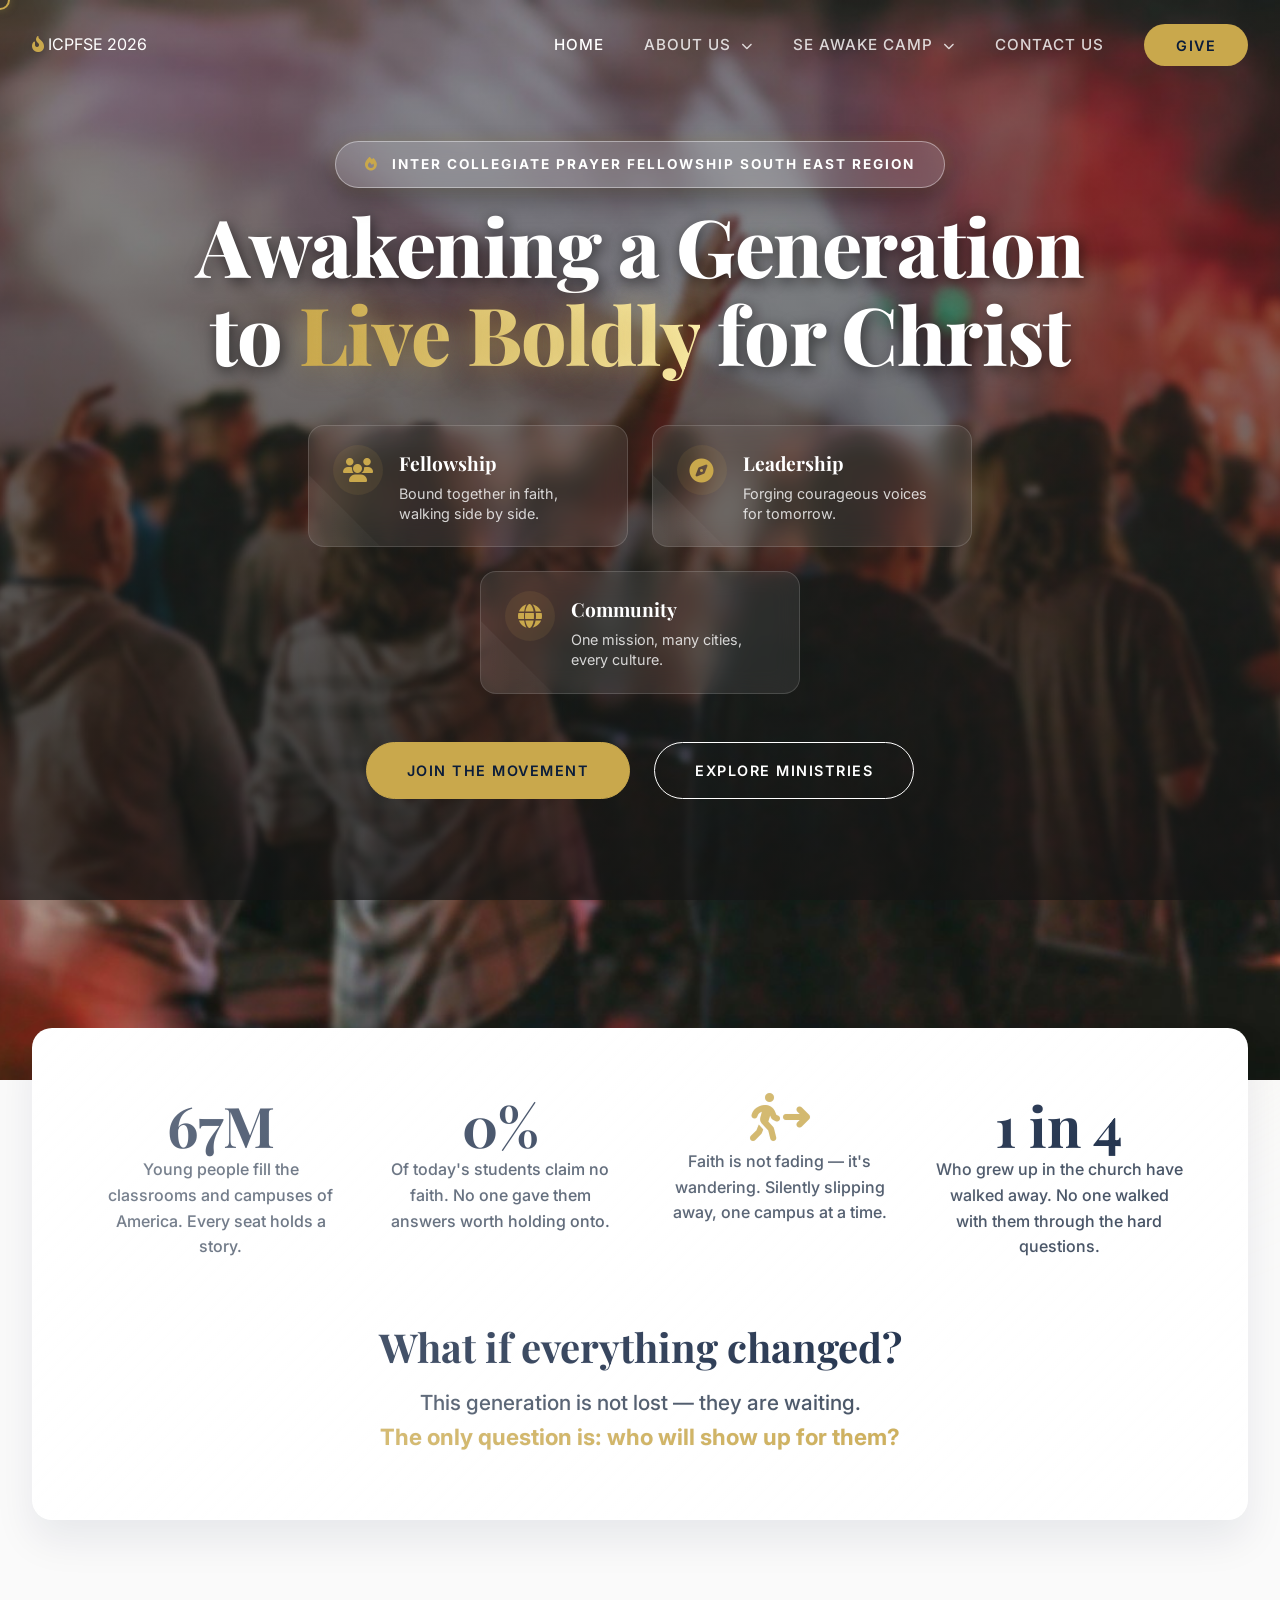
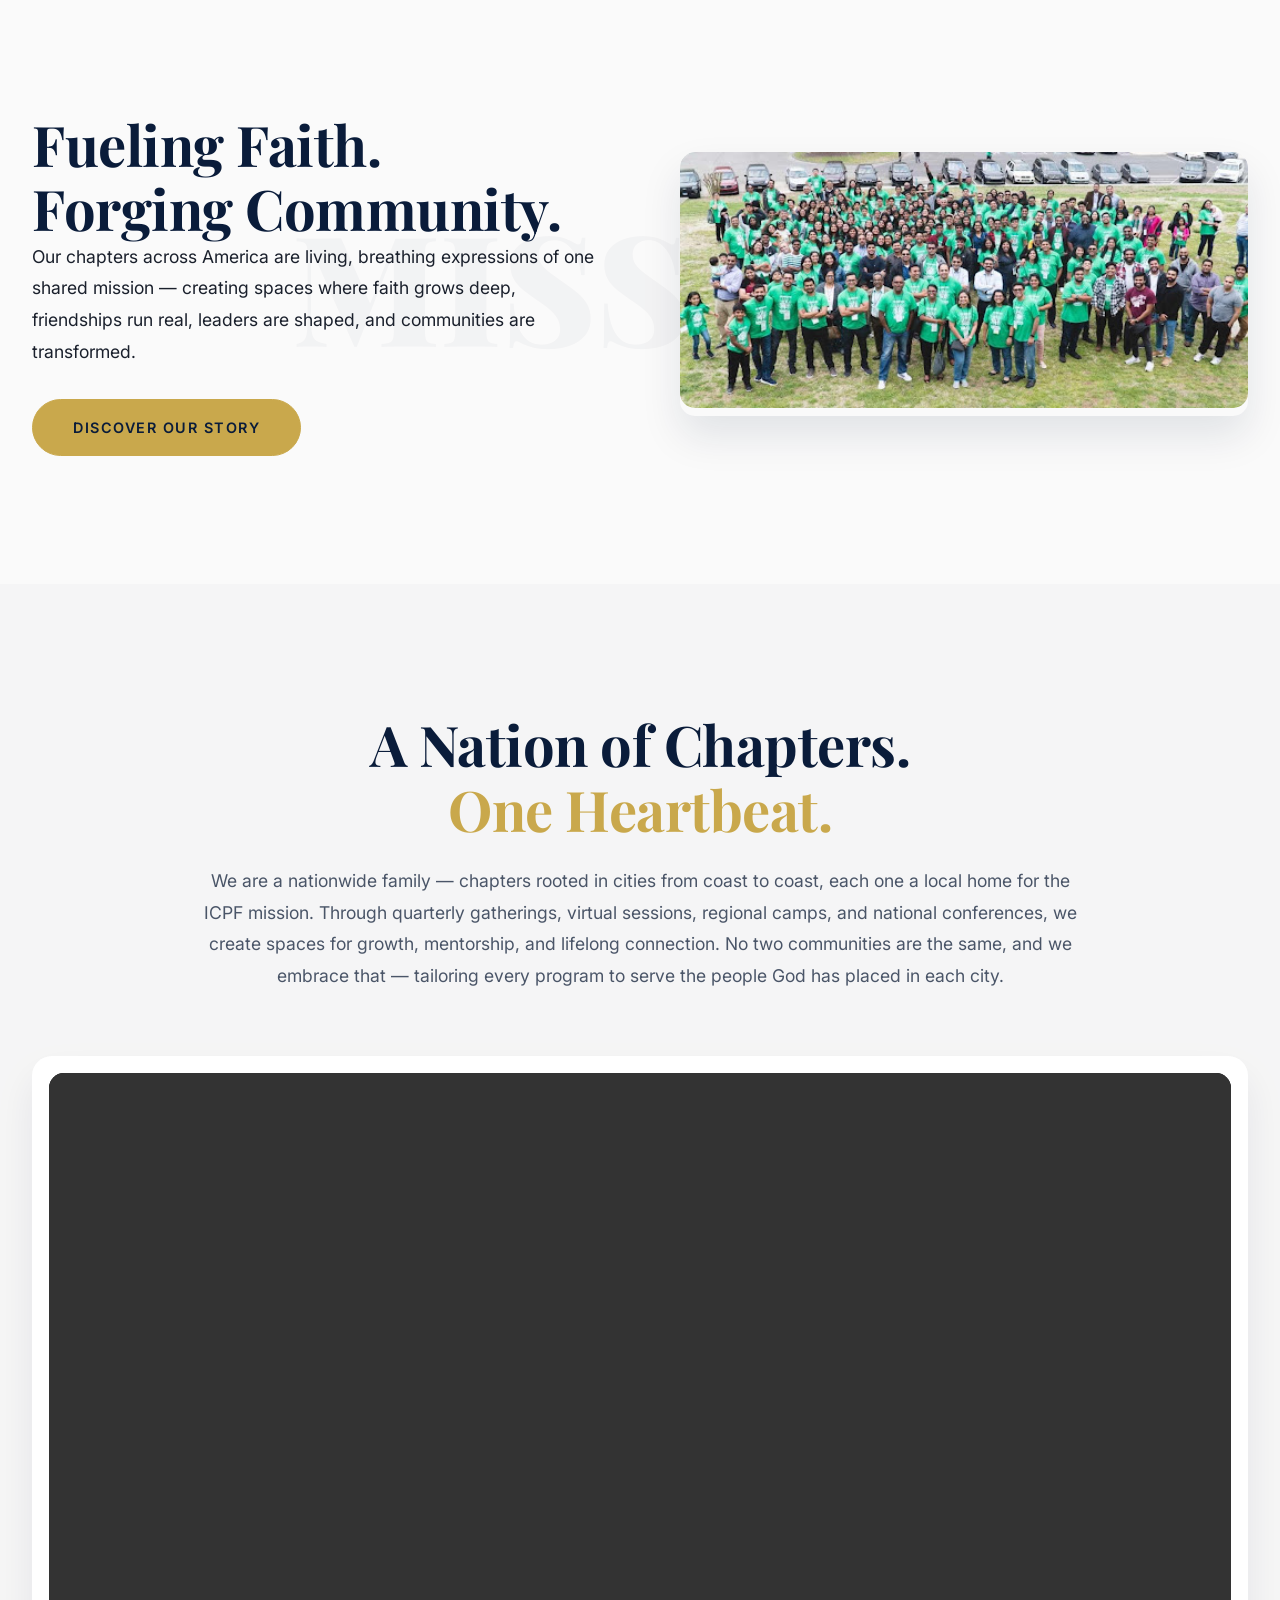
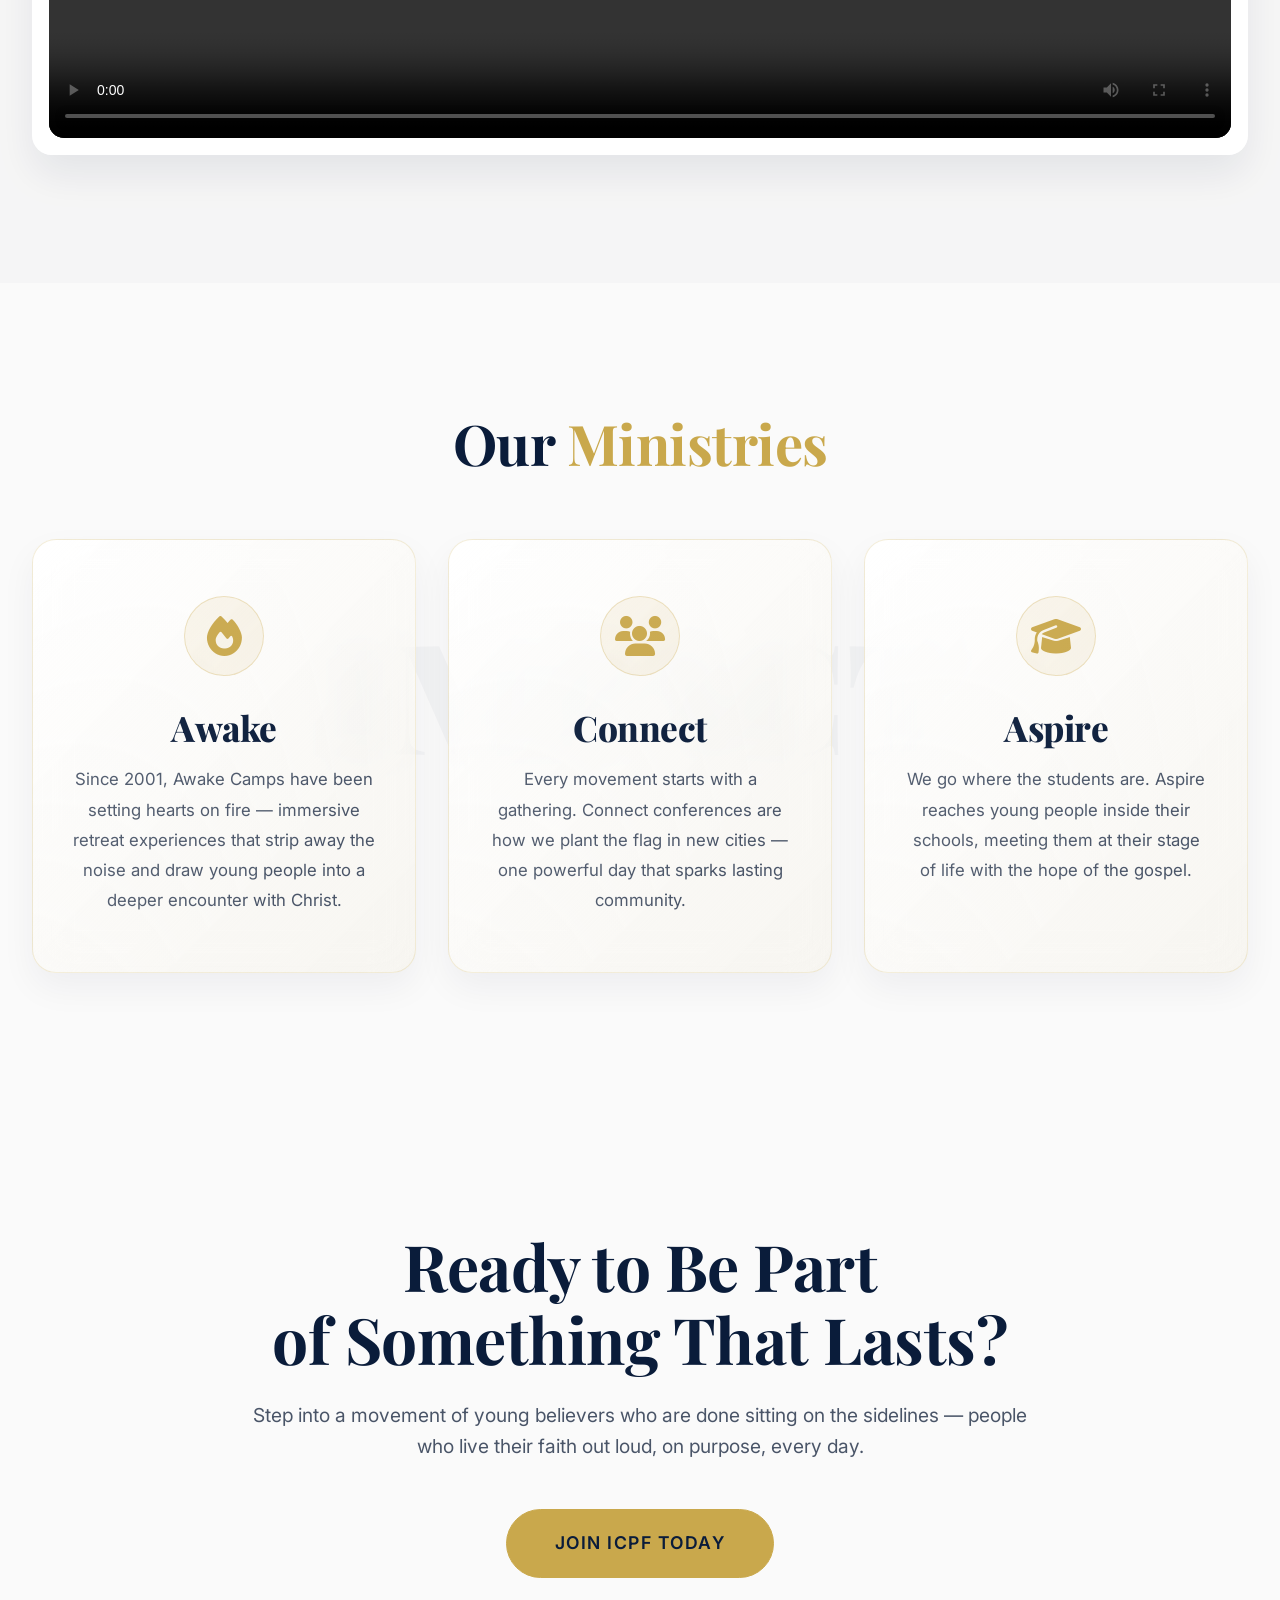
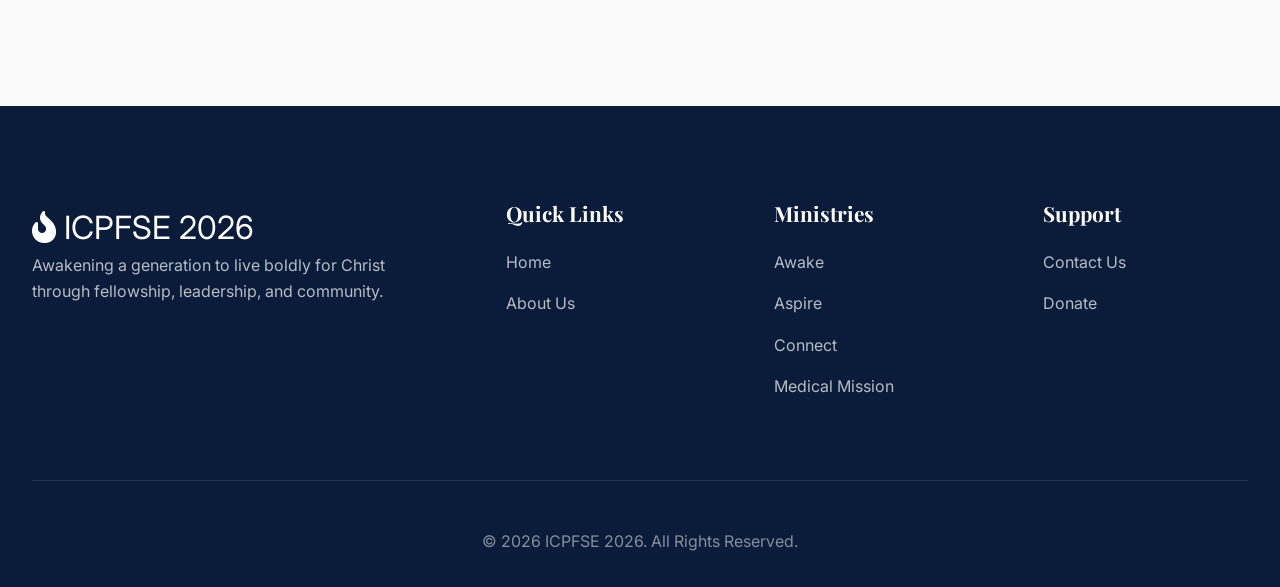
<file: index.html>
<!DOCTYPE html>
<html lang="en">

<head>
    <meta charset="UTF-8">
    <meta name="viewport" content="width=device-width, initial-scale=1.0">
    <title>ICPFSE 2026 | Awakening a Generation</title>
    <meta name="description"
        content="ICPFSE 2026: Awakening a generation to live boldly for Christ through fellowship, leadership, and community.">

    <!-- Google Fonts -->
    <link rel="preconnect" href="https://fonts.googleapis.com">
    <link rel="preconnect" href="https://fonts.gstatic.com" crossorigin>
    <link
        href="https://fonts.googleapis.com/css2?family=Inter:wght@300;400;500;600;700&family=Playfair+Display:ital,wght@0,400;0,600;0,700;0,900;1,400&display=swap"
        rel="stylesheet">

    <!-- Font Awesome -->
    <link rel="stylesheet" href="https://cdnjs.cloudflare.com/ajax/libs/font-awesome/6.4.0/css/all.min.css">

    <!-- Custom CSS -->
    <link rel="stylesheet" href="styles.css">
</head>

<body>

    <!-- Navigation -->
    <nav class="navbar">
        <div class="container nav-container">
            <a href="index.html" class="logo">
                <i class="fa-solid fa-fire-flame-curved"></i> ICPFSE 2026
            </a>

            <button class="hamburger">
                <i class="fa-solid fa-bars" style="color: var(--color-navy);"></i>
            </button>

            <div class="nav-links">
                <a href="index.html" class="nav-link active">Home</a>
                <div class="dropdown">
                    <a href="about.html" class="nav-link">About Us <i class="fa-solid fa-chevron-down"
                            style="font-size: 0.7rem; margin-left: 5px; vertical-align: middle;"></i></a>
                    <div class="dropdown-menu">
                        <a href="leadership.html#leadership-team" class="dropdown-item">National Leadership</a>
                    </div>
                </div>
                <div class="dropdown">
                    <a href="awake-camp.html" class="nav-link">SE Awake Camp <i class="fa-solid fa-chevron-down"
                            style="font-size: 0.7rem; margin-left: 5px; vertical-align: middle;"></i></a>
                    <div class="dropdown-menu">
                        <a href="camp-team.html" class="dropdown-item">Camp Team</a>
                        <a href="registration.html" class="dropdown-item">Registration</a>
                        <a href="speakers.html" class="dropdown-item">Speakers</a>
                        <a href="partner-churches.html" class="dropdown-item">Partner Churches</a>
                    </div>
                </div>
                <a href="events.html" class="nav-link" style="display: none;">Events</a>
                <a href="blog.html" class="nav-link" style="display: none;">Blog</a>
                <a href="contact.html" class="nav-link">Contact Us</a>
                <a href="give.html" class="btn nav-give-btn">Give</a>
            </div>
        </div>
    </nav>

    <!-- Hero Section -->
    <header class="hero">
        <div class="hero-img-wrapper">
            <div class="hero-bg"></div>
        </div>
        <div class="hero-overlay"></div>

        <!-- FX Particles -->
        <div class="fx-particles">
            <div class="particle"></div>
            <div class="particle"></div>
            <div class="particle"></div>
            <div class="particle"></div>
            <div class="particle"></div>
            <div class="particle"></div>
        </div>

        <div class="hero-content animate-slide-up">
            <div class="hero-badge-creative">
                <i class="fa-solid fa-fire" style="color: var(--color-gold);"></i> <span>Inter Collegiate Prayer
                    Fellowship
                    South East Region</span>
            </div>
            <h1 class="hero-title">
                <span>Awakening a Generation</span><br>
                to <span class="text-gold-glow">Live Boldly</span> for Christ
            </h1>
            <div class="hero-features">
                <div class="feature-item">
                    <span class="feature-icon"><i class="fa-solid fa-users"></i></span>
                    <div class="feature-text">
                        <strong>Fellowship</strong>
                        <p>Bound together in faith, walking side by side.</p>
                    </div>
                </div>
                <div class="feature-item">
                    <span class="feature-icon"><i class="fa-solid fa-compass"></i></span>
                    <div class="feature-text">
                        <strong>Leadership</strong>
                        <p>Forging courageous voices for tomorrow.</p>
                    </div>
                </div>
                <div class="feature-item">
                    <span class="feature-icon"><i class="fa-solid fa-globe"></i></span>
                    <div class="feature-text">
                        <strong>Community</strong>
                        <p>One mission, many cities, every culture.</p>
                    </div>
                </div>
            </div>
            <div class="hero-buttons">
                <a href="about.html" class="btn">Join the Movement</a>
                <a href="awake-camp.html" class="btn btn-outline" style="color: white; border-color: white;">Explore
                    Ministries</a>
            </div>
        </div>
    </header>

    <!-- Stats Section -->
    <section class="section-padding stats-section" style="padding-bottom: 4rem;">
        <div class="container">
            <div class="tilt-card"
                style="padding: 4rem; background: #ffffff; backdrop-filter: none; -webkit-backdrop-filter: none; box-shadow: 0 20px 40px rgba(10, 28, 58, 0.08);">
                <div class="stats-container tilt-content">
                    <div class="stats-grid">
                        <div class="stat-item animate-slide-up delay-100">
                            <h3 style="font-size: 3.5rem; color: var(--color-navy);"><span class="counter"
                                    data-target="73">0</span>M</h3>
                            <p style="color: #334155; font-weight: 500; line-height: 1.6;">Young people fill the
                                classrooms and campuses of
                                America. Every seat holds a story.</p>
                        </div>
                        <div class="stat-item animate-slide-up delay-200">
                            <h3 style="font-size: 3.5rem; color: var(--color-navy);"><span class="counter"
                                    data-target="44">0</span>%</h3>
                            <p style="color: #334155; font-weight: 500; line-height: 1.6;">Of today's students claim no
                                faith. No one gave
                                them answers worth holding onto.</p>
                        </div>
                        <div class="stat-item animate-slide-up delay-300">
                            <h3><i class="fa-solid fa-person-walking-arrow-right"
                                    style="font-size: 3rem; color: var(--color-gold); margin-bottom: 0.5rem; display: block;"></i>
                            </h3>
                            <p style="color: #334155; font-weight: 500; line-height: 1.6;">Faith is not fading — it's
                                wandering. Silently
                                slipping away, one campus at a time.</p>
                        </div>
                        <div class="stat-item animate-slide-up delay-400">
                            <h3 style="font-size: 3.5rem; color: var(--color-navy);">1 in 4</h3>
                            <p style="color: #334155; font-weight: 500; line-height: 1.6;">Who grew up in the church
                                have walked away. No
                                one walked with them through the hard questions.</p>
                        </div>
                    </div>
                    <div class="text-center animate-slide-up delay-400" style="margin-top: 4rem;">
                        <h2 style="font-size: 2.5rem; color: var(--color-navy); letter-spacing: 0;">What if everything
                            changed?</h2>
                        <p style="font-size: 1.3rem; color: #334155; margin-top: 1rem; font-weight: 500;">This
                            generation
                            is not lost — they are waiting.<br><span class="text-gold"
                                style="font-weight: 700; font-size: 1.4rem;">The
                                only question is: who will show up for them?</span></p>
                    </div>
                </div>
            </div>
        </div>
    </section>

    <!-- About Preview -->
    <section class="section-padding" style="position: relative; overflow: hidden;">
        <div class="bg-text">MISSION</div>
        <div class="container split-section">
            <div class="split-content animate-slide-up delay-100">
                <h2><span class="text-navy">Fueling Faith.</span><br>Forging Community.</h2>
                <p style="font-size: 1.1rem; line-height: 1.8;">Our chapters across America are living, breathing
                    expressions of one shared mission — creating spaces where faith grows deep, friendships run real,
                    leaders are shaped, and communities are transformed.</p>
                <a href="about.html" class="btn" style="margin-top: 2rem;">Discover Our Story</a>
            </div>
            <div class="reveal-img-container animate-slide-up delay-200">
                <img src="2.jpg" alt="Youth Fellowship" style="width: 100%; border-radius: 15px;">
            </div>
        </div>
    </section>

    <!-- Chapters Map -->
    <section class="section-padding text-center" style="background: rgba(10, 28, 58, 0.02);">
        <div class="bg-text">NATIONWIDE</div>
        <div class="container animate-slide-up">
            <h2 style="margin-bottom: 1.5rem;">A Nation of Chapters. <br><span class="text-gold">One Heartbeat.</span>
            </h2>
            <p
                style="max-width: 900px; margin: 0 auto 4rem; font-size: 1.1rem; line-height: 1.8; color: var(--color-text-light);">
                We are a nationwide family — chapters rooted in cities from coast to coast, each one a local home for
                the ICPF mission. Through quarterly gatherings, virtual sessions, regional camps, and national
                conferences, we create spaces for growth, mentorship, and lifelong connection. No two communities are
                the same, and we embrace that — tailoring every program to serve the people God has placed in each city.
            </p>

            <div
                style="padding: 1rem; background: rgba(255, 255, 255, 0.95); border-radius: 20px; box-shadow: 0 20px 40px rgba(10, 28, 58, 0.08); border: 1px solid rgba(255, 255, 255, 0.8);">
                <div
                    style="position: relative; width: 100%; padding-bottom: 56.25%; border-radius: 15px; overflow: hidden; background: #000;">
                    <video controls playsinline
                        style="position: absolute; top: 0; left: 0; width: 100%; height: 100%; border: none; object-fit: contain;">
                        <source src="icpf_promo.mp4" type="video/mp4">
                    </video>
                </div>
            </div>
        </div>
    </section>

    <!-- Ministries -->
    <section class="section-padding" style="position: relative; overflow: hidden;">
        <div class="bg-text">IMPACT</div>
        <div class="container">
            <div class="text-center animate-slide-up" style="margin-bottom: 4rem;">
                <h2>Our <span class="text-gold">Ministries</span></h2>
            </div>

            <div style="display: grid; grid-template-columns: repeat(auto-fit, minmax(300px, 1fr)); gap: 2rem;">
                <!-- Awake -->
                <div class="creative-card animate-slide-up delay-100 text-center"
                    style="padding: 3.5rem 2.5rem; background: linear-gradient(135deg, rgba(255,255,255,0.9) 0%, rgba(201, 168, 76, 0.05) 100%); backdrop-filter: blur(20px); border: 1px solid rgba(201, 168, 76, 0.2); border-radius: 24px; box-shadow: 0 15px 35px rgba(10, 28, 58, 0.05);">
                    <div
                        style="width: 80px; height: 80px; background: rgba(201, 168, 76, 0.1); border-radius: 50%; display: flex; align-items: center; justify-content: center; margin: 0 auto 2rem; border: 1px solid rgba(201, 168, 76, 0.3); transition: all 0.5s ease;">
                        <i class="fa-solid fa-fire" style="font-size: 2.5rem; color: var(--color-gold);"></i>
                    </div>
                    <h3
                        style="font-size: 2.2rem; color: var(--color-navy); margin-bottom: 1rem; font-weight: 800; letter-spacing: -0.5px;">
                        Awake</h3>
                    <p style="color: var(--color-text-light); line-height: 1.8; font-size: 1.05rem;">Since 2001, Awake
                        Camps have
                        been setting hearts on fire — immersive retreat experiences that strip away the noise and
                        draw young people into a deeper encounter with Christ.</p>
                </div>

                <!-- Connect -->
                <div class="creative-card animate-slide-up delay-200 text-center"
                    style="padding: 3.5rem 2.5rem; background: linear-gradient(135deg, rgba(255,255,255,0.9) 0%, rgba(201, 168, 76, 0.05) 100%); backdrop-filter: blur(20px); border: 1px solid rgba(201, 168, 76, 0.2); border-radius: 24px; box-shadow: 0 15px 35px rgba(10, 28, 58, 0.05);">
                    <div
                        style="width: 80px; height: 80px; background: rgba(201, 168, 76, 0.1); border-radius: 50%; display: flex; align-items: center; justify-content: center; margin: 0 auto 2rem; border: 1px solid rgba(201, 168, 76, 0.3); transition: all 0.5s ease;">
                        <i class="fa-solid fa-users" style="font-size: 2.5rem; color: var(--color-gold);"></i>
                    </div>
                    <h3
                        style="font-size: 2.2rem; color: var(--color-navy); margin-bottom: 1rem; font-weight: 800; letter-spacing: -0.5px;">
                        Connect</h3>
                    <p style="color: var(--color-text-light); line-height: 1.8; font-size: 1.05rem;">Every movement
                        starts with a
                        gathering. Connect conferences are how we plant the flag in new cities — one powerful day
                        that sparks lasting community.</p>
                </div>

                <!-- Aspire -->
                <div class="creative-card animate-slide-up delay-300 text-center"
                    style="padding: 3.5rem 2.5rem; background: linear-gradient(135deg, rgba(255,255,255,0.9) 0%, rgba(201, 168, 76, 0.05) 100%); backdrop-filter: blur(20px); border: 1px solid rgba(201, 168, 76, 0.2); border-radius: 24px; box-shadow: 0 15px 35px rgba(10, 28, 58, 0.05);">
                    <div
                        style="width: 80px; height: 80px; background: rgba(201, 168, 76, 0.1); border-radius: 50%; display: flex; align-items: center; justify-content: center; margin: 0 auto 2rem; border: 1px solid rgba(201, 168, 76, 0.3); transition: all 0.5s ease;">
                        <i class="fa-solid fa-graduation-cap" style="font-size: 2.5rem; color: var(--color-gold);"></i>
                    </div>
                    <h3
                        style="font-size: 2.2rem; color: var(--color-navy); margin-bottom: 1rem; font-weight: 800; letter-spacing: -0.5px;">
                        Aspire</h3>
                    <p style="color: var(--color-text-light); line-height: 1.8; font-size: 1.05rem;">We go where the
                        students are.
                        Aspire reaches young people inside their schools, meeting them at their stage of life with
                        the hope of the gospel.</p>
                </div>
            </div>
        </div>
    </section>

    <!-- CTA Banner -->
    <section class="section-padding text-center">
        <div class="container animate-slide-up">
            <h2 style="font-size: 4rem; margin-bottom: 1.5rem;"><span class="text-navy">Ready to Be Part</span><br>of
                Something That Lasts?</h2>
            <p
                style="font-size: 1.2rem; color: var(--color-text-light); margin-bottom: 3rem; max-width: 800px; margin-left: auto; margin-right: auto;">
                Step into a movement of young believers who are done sitting on the sidelines — people who live their
                faith out loud, on purpose, every day.
            </p>
            <a href="contact.html" class="btn" style="font-size: 1.1rem; padding: 1.2rem 3rem;">Join ICPF Today</a>
        </div>
    </section>

    <!-- Footer -->
    <footer class="footer">
        <div class="container">
            <div class="footer-grid">
                <div class="footer-brand">
                    <a href="index.html" class="logo"
                        style="font-size: 2rem; margin-bottom: 1.5rem; color: var(--color-white);">
                        <i class="fa-solid fa-fire-flame-curved"></i> ICPFSE 2026
                    </a>
                    <p style="color: rgba(255,255,255,0.7); font-size: 1rem;">Awakening a generation to live boldly for
                        Christ through fellowship, leadership, and community.</p>
                </div>

                <div>
                    <h4 class="footer-title">Quick Links</h4>
                    <ul class="footer-links">
                        <li><a href="index.html">Home</a></li>
                        <li><a href="about.html">About Us</a></li>
                        <li style="display: none;"><a href="events.html">Events</a></li>
                        <li style="display: none;"><a href="blog.html">Blog</a></li>
                    </ul>
                </div>

                <div>
                    <h4 class="footer-title">Ministries</h4>
                    <ul class="footer-links">
                        <li><a href="awake-camp.html#awake">Awake</a></li>
                        <li><a href="awake-camp.html#aspire">Aspire</a></li>
                        <li><a href="awake-camp.html#connect">Connect</a></li>
                        <li><a href="awake-camp.html#medical">Medical Mission</a></li>
                    </ul>
                </div>

                <div>
                    <h4 class="footer-title">Support</h4>
                    <ul class="footer-links">
                        <li><a href="contact.html">Contact Us</a></li>
                        <li><a href="give.html">Donate</a></li>
                    </ul>
                </div>
            </div>

            <div
                style="text-align: center; padding-top: 3rem; border-top: 1px solid rgba(255,255,255,0.1); color: rgba(255,255,255,0.5);">
                <p>&copy; 2026 ICPFSE 2026. All Rights Reserved.</p>
            </div>
        </div>
    </footer>

    <!-- Custom JS -->
    <script src="script.js"></script>
</body>

</html>
</file>
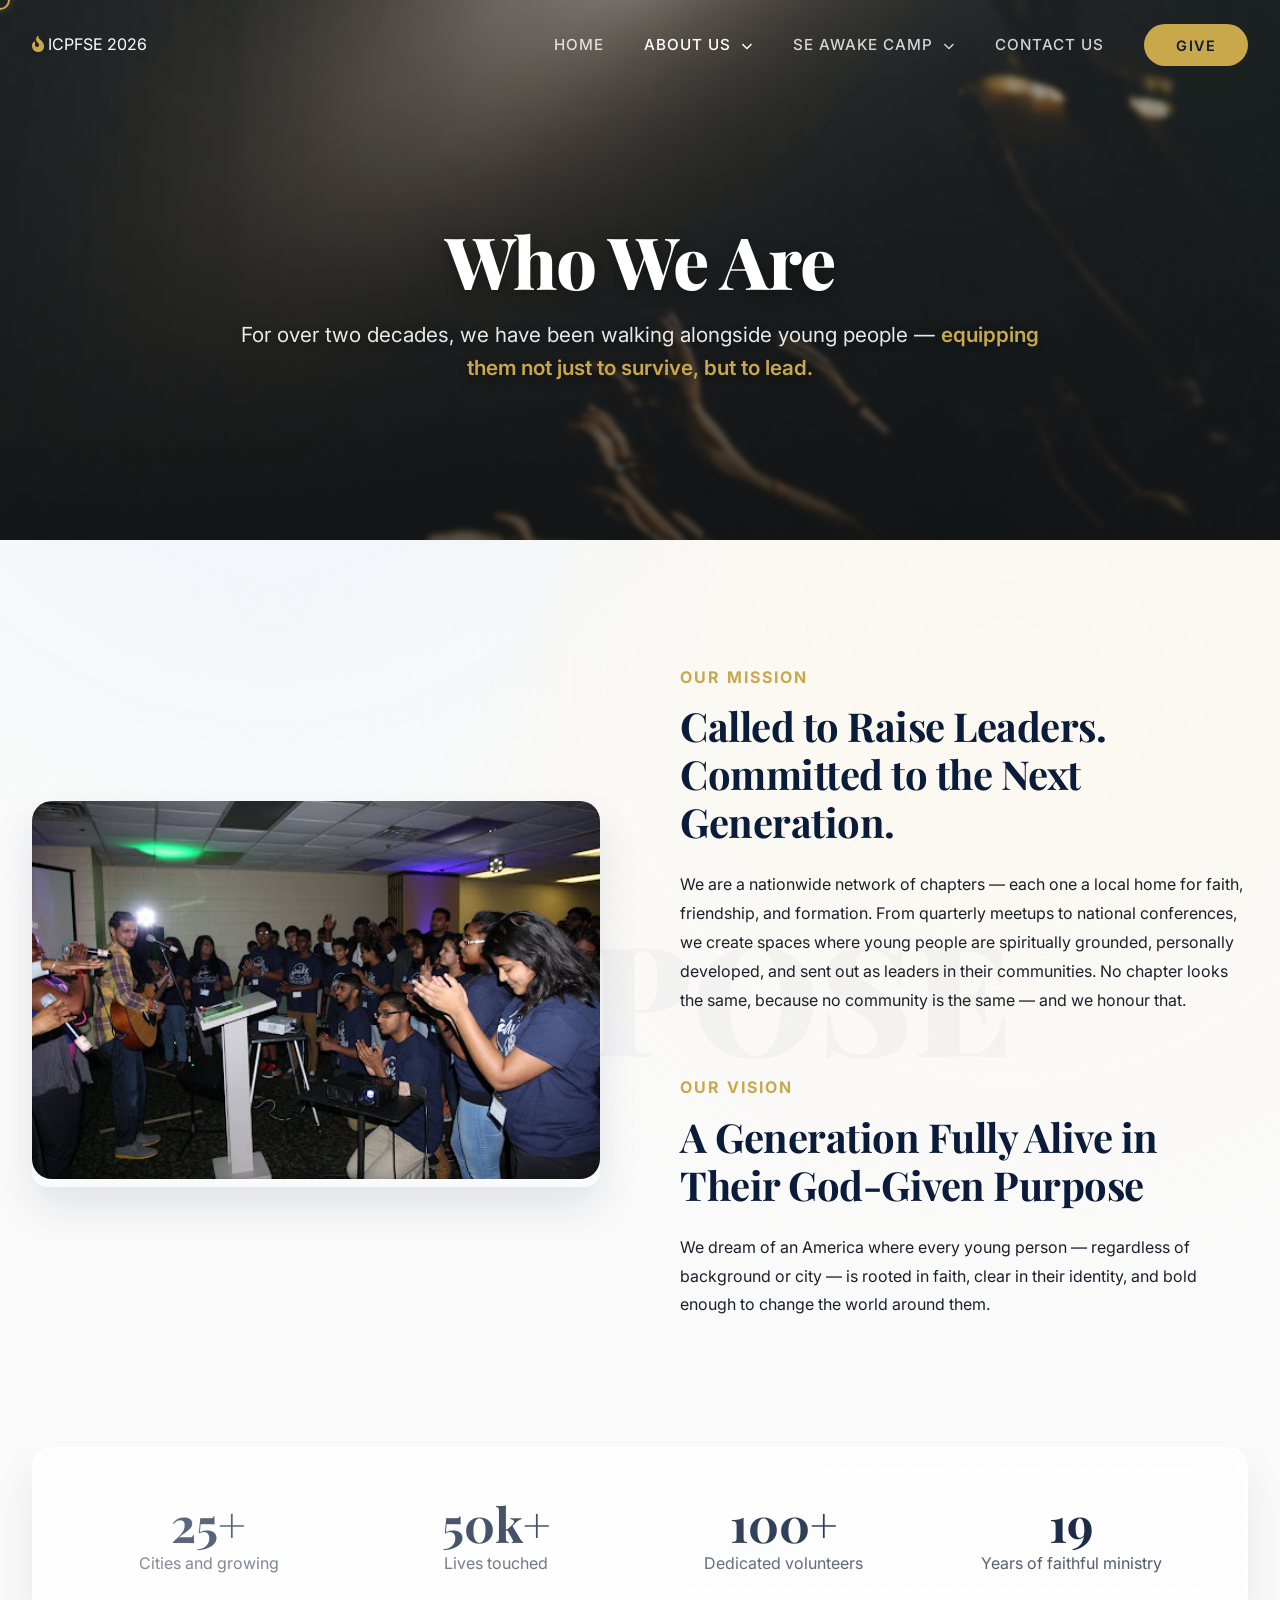
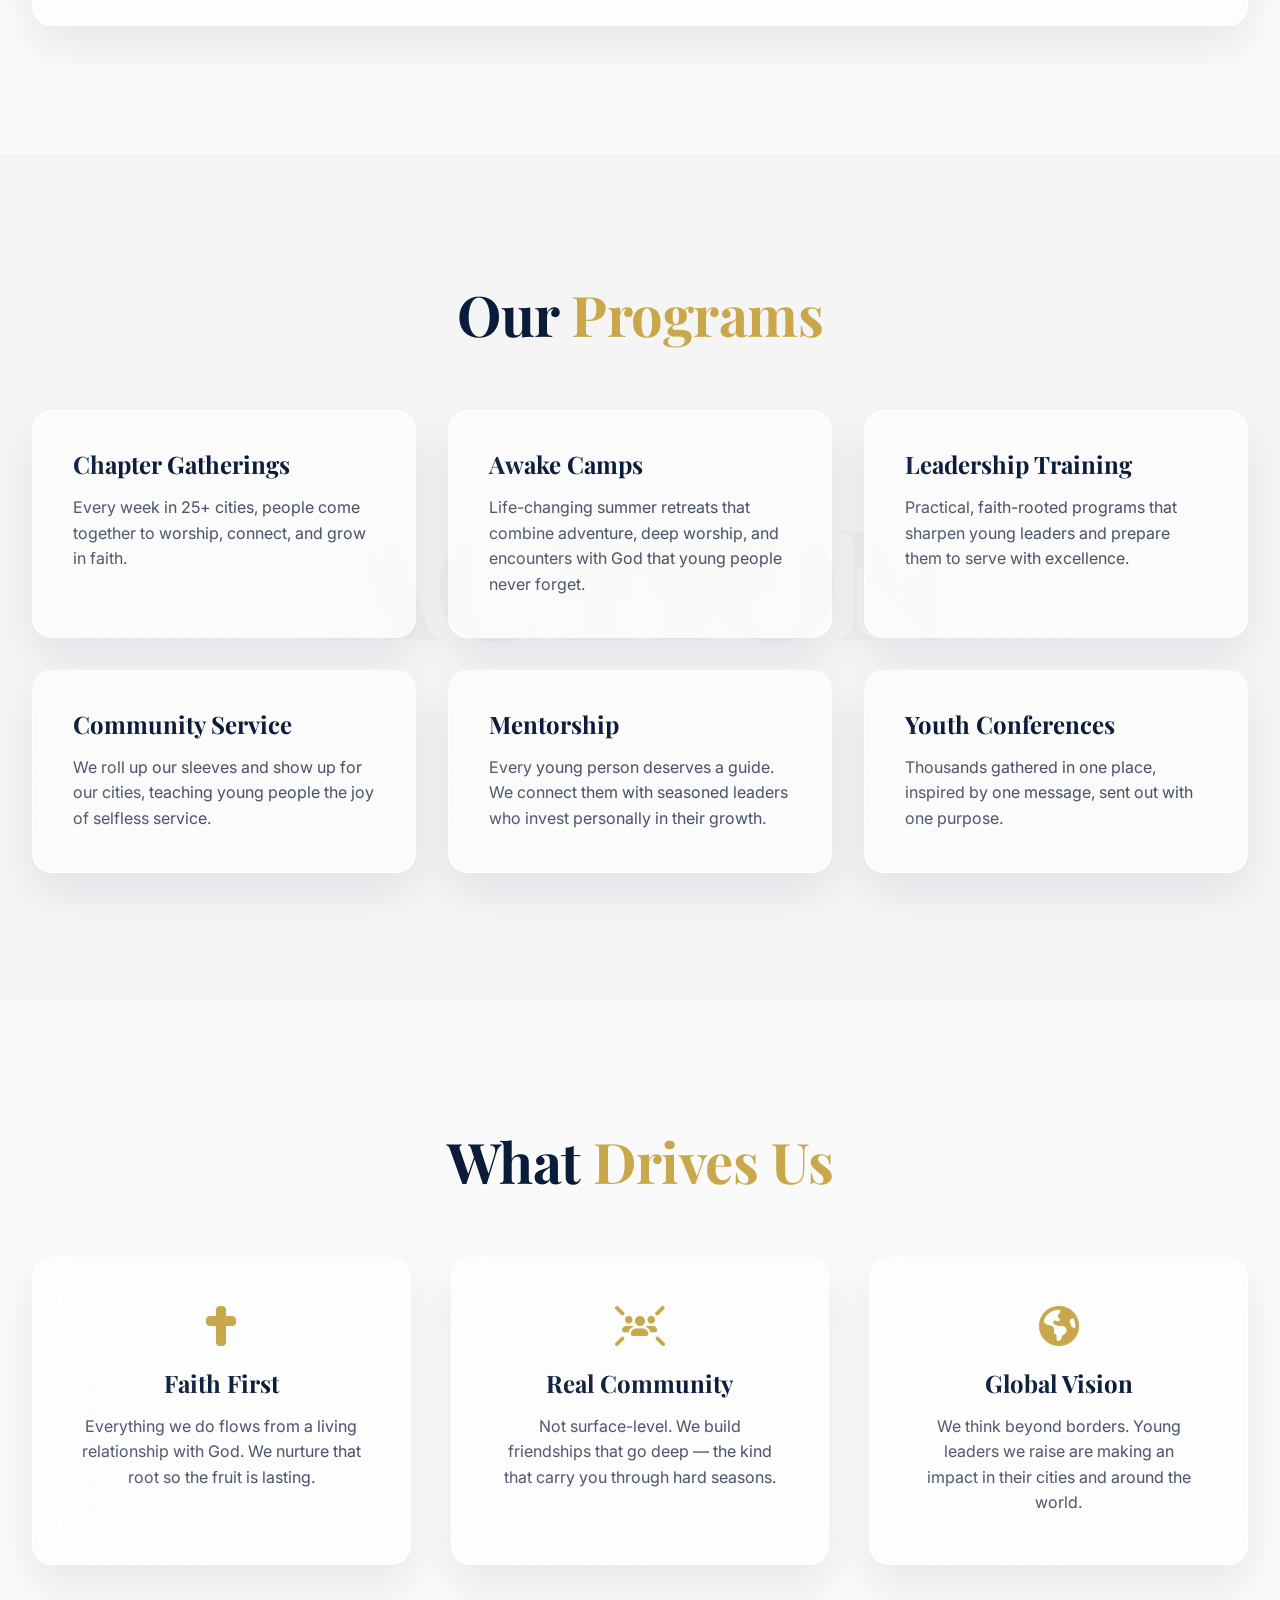
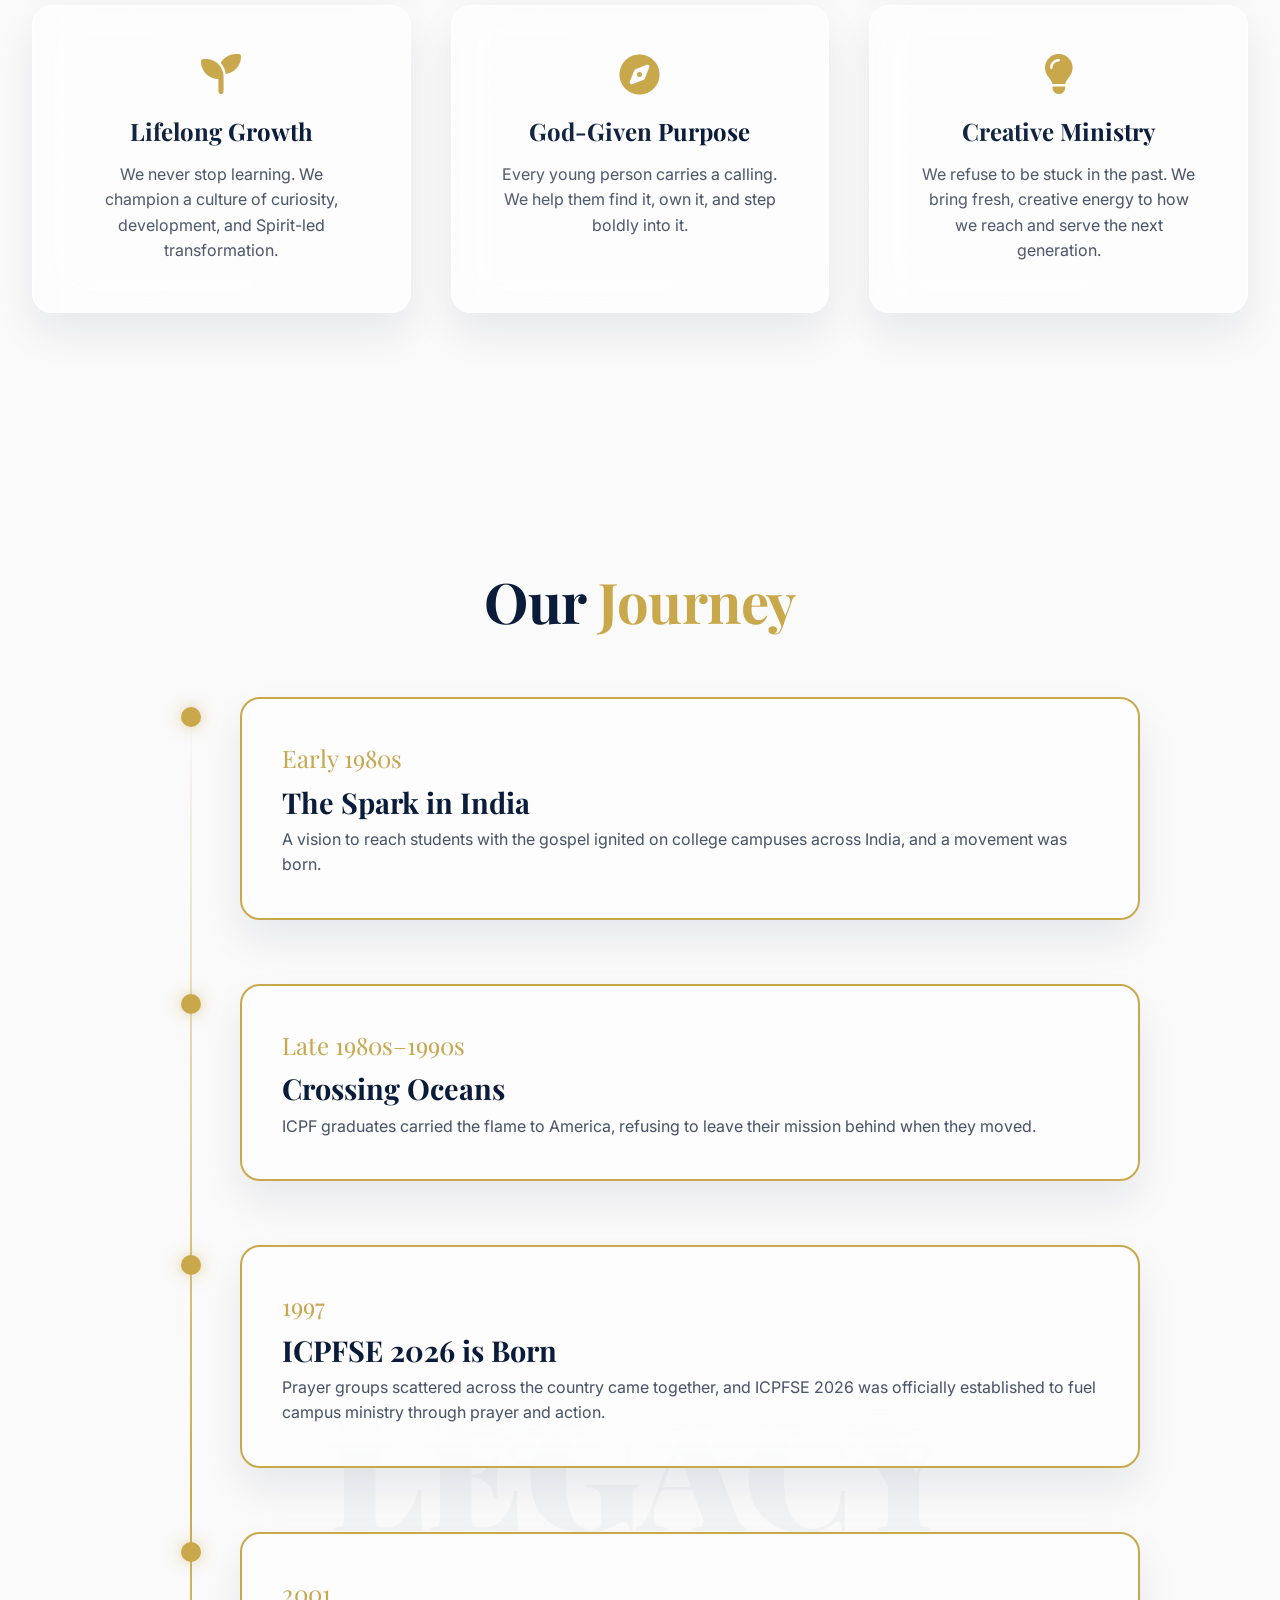
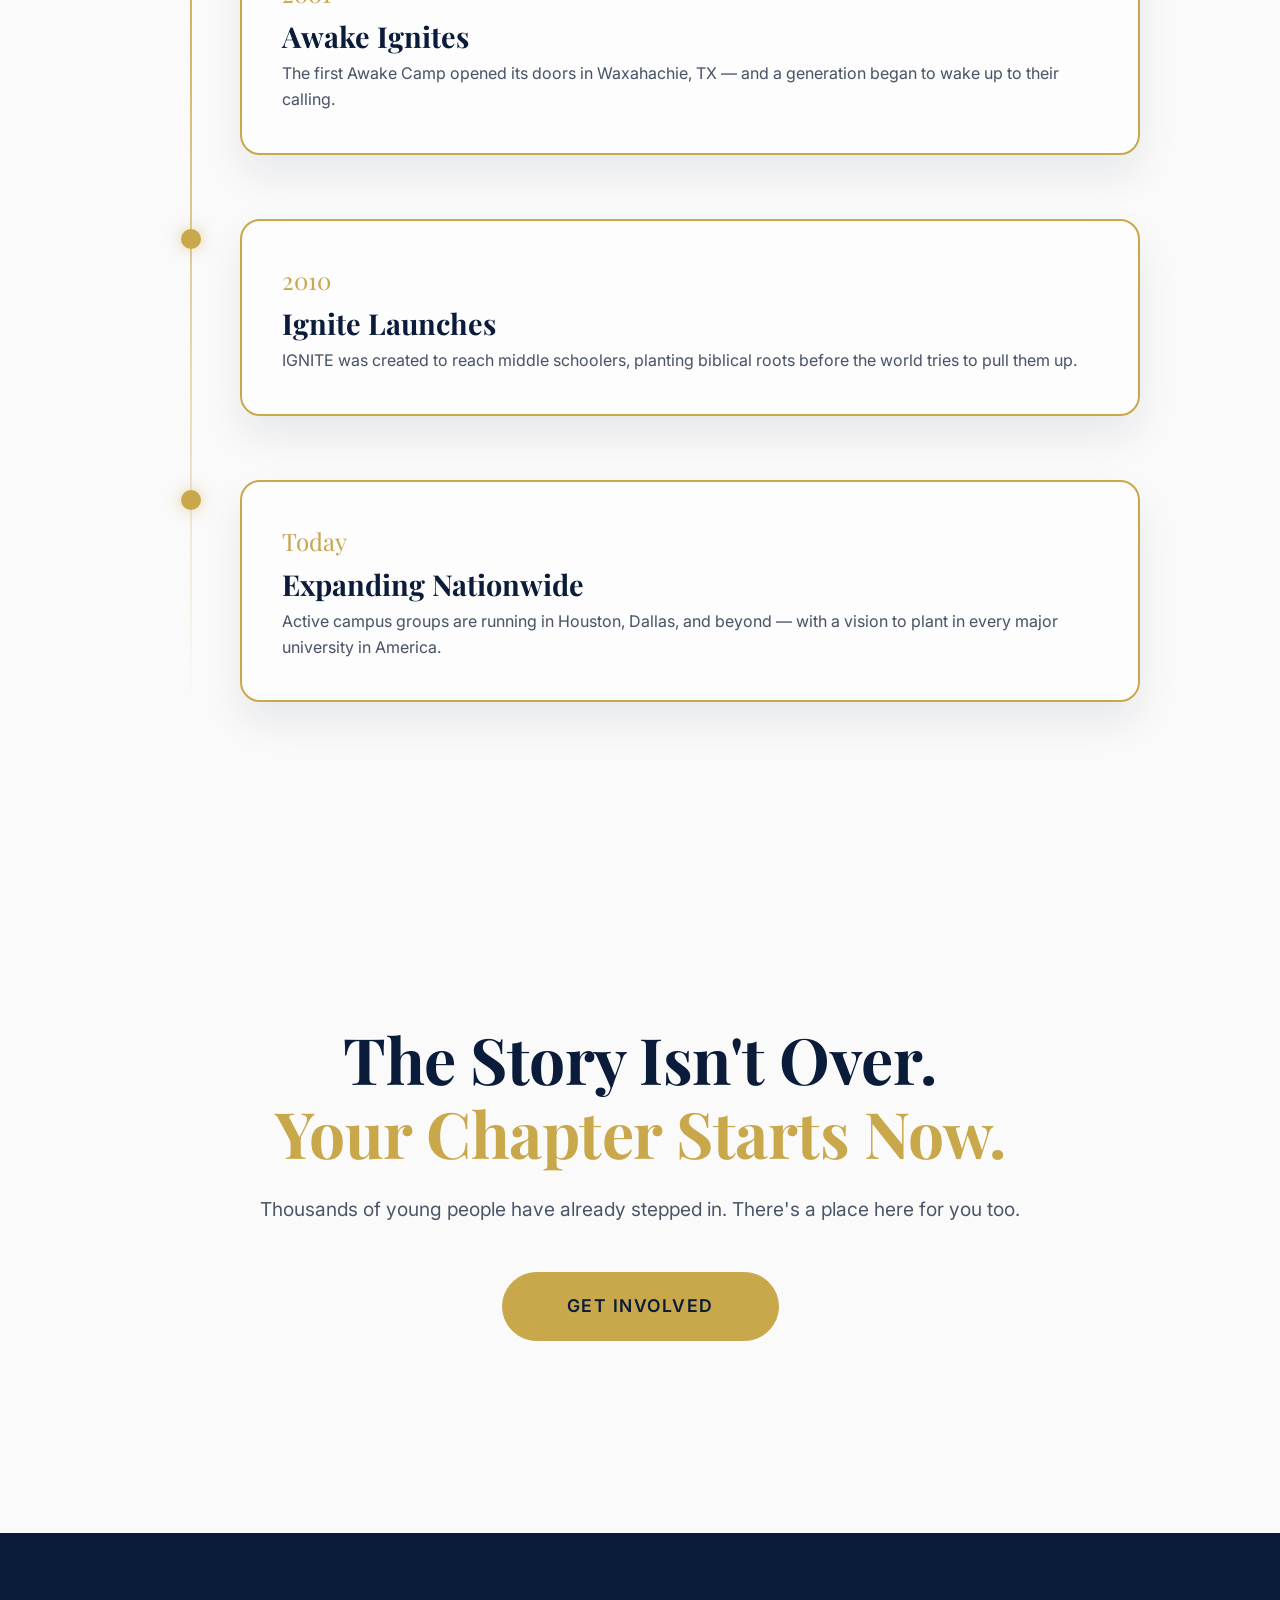
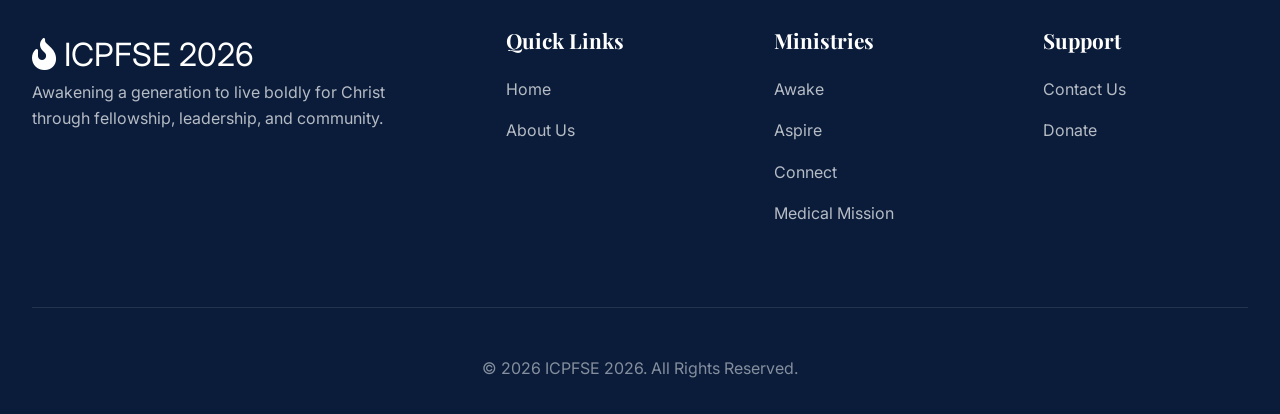
<file: about.html>
<!DOCTYPE html>
<html lang="en">

<head>
    <meta charset="UTF-8">
    <meta name="viewport" content="width=device-width, initial-scale=1.0">
    <title>About Us | ICPFSE 2026</title>
    <meta name="description"
        content="Learn about ICPFSE 2026's mission, vision, values, and history of equipping the next generation.">

    <!-- Google Fonts -->
    <link rel="preconnect" href="https://fonts.googleapis.com">
    <link rel="preconnect" href="https://fonts.gstatic.com" crossorigin>
    <link
        href="https://fonts.googleapis.com/css2?family=Inter:wght@300;400;500;600;700&family=Playfair+Display:ital,wght@0,400;0,600;0,700;0,900;1,400&display=swap"
        rel="stylesheet">

    <!-- Font Awesome -->
    <link rel="stylesheet" href="https://cdnjs.cloudflare.com/ajax/libs/font-awesome/6.4.0/css/all.min.css">

    <!-- Custom CSS -->
    <link rel="stylesheet" href="styles.css">
</head>

<body>

    <!-- Navigation -->
    <nav class="navbar">
        <div class="container nav-container">
            <a href="index.html" class="logo">
                <i class="fa-solid fa-fire-flame-curved"></i> ICPFSE 2026
            </a>

            <button class="hamburger">
                <i class="fa-solid fa-bars" style="color: var(--color-navy);"></i>
            </button>

            <div class="nav-links">
                <a href="index.html" class="nav-link">Home</a>
                <div class="dropdown">
                    <a href="about.html" class="nav-link active">About Us <i class="fa-solid fa-chevron-down"
                            style="font-size: 0.7rem; margin-left: 5px; vertical-align: middle;"></i></a>
                    <div class="dropdown-menu">
                        <a href="leadership.html#leadership-team" class="dropdown-item">National Leadership</a>
                    </div>
                </div>
                <div class="dropdown">
                    <a href="awake-camp.html" class="nav-link">SE Awake Camp <i class="fa-solid fa-chevron-down"
                            style="font-size: 0.7rem; margin-left: 5px; vertical-align: middle;"></i></a>
                    <div class="dropdown-menu">
                        <a href="camp-team.html" class="dropdown-item">Camp Team</a>
                        <a href="registration.html" class="dropdown-item">Registration</a>
                        <a href="speakers.html" class="dropdown-item">Speakers</a>
                        <a href="partner-churches.html" class="dropdown-item">Partner Churches</a>
                    </div>
                </div>
                <a href="events.html" class="nav-link" style="display: none;">Events</a>
                <a href="blog.html" class="nav-link" style="display: none;">Blog</a>
                <a href="contact.html" class="nav-link">Contact Us</a>
                <a href="give.html" class="btn nav-give-btn">Give</a>
            </div>
        </div>
    </nav>

    <!-- Page Header -->
    <header class="page-header">
        <div class="page-header-bg" style="background: url('about.jpg') center/cover;">
        </div>
        <div class="hero-overlay"></div>
        <div class="container">
            <h1 class="animate-slide-up delay-100" style="color: white;">
                Who We Are
            </h1>
            <p class="animate-slide-up delay-200">
                For over two decades, we have been walking alongside young people —
                <span class="text-gold" style="font-weight: 600;">equipping them not just to survive, but to
                    lead.</span>
            </p>
        </div>
    </header>

    <!-- Mission & Vision -->
    <section class="section-padding" style="position: relative; overflow: hidden;">
        <div class="bg-text">PURPOSE</div>
        <div class="container split-section">
            <div class="reveal-img-container animate-slide-up delay-200">
                <img src="1.jpg" alt="Youth Fellowship" style="width: 100%; height: auto; border-radius: 20px;">
            </div>

            <div class="split-content animate-slide-up delay-100">
                <div style="margin-bottom: 4rem;">
                    <h4
                        style="color: var(--color-gold); font-family: var(--font-body); text-transform: uppercase; letter-spacing: 2px; margin-bottom: 1rem;">
                        Our Mission</h4>
                    <h2 style="font-size: 2.5rem; line-height: 1.2;">Called to Raise Leaders.<br><span
                            class="text-navy">Committed to the Next Generation.</span></h2>
                    <p style="margin-top: 1.5rem; line-height: 1.8;">We are a nationwide network of chapters — each one
                        a local home for faith, friendship, and formation. From quarterly meetups to national
                        conferences, we create spaces where young people are spiritually grounded, personally developed,
                        and sent out as leaders in their communities. No chapter looks the same, because no community is
                        the same — and we honour that.</p>
                </div>

                <div>
                    <h4
                        style="color: var(--color-gold); font-family: var(--font-body); text-transform: uppercase; letter-spacing: 2px; margin-bottom: 1rem;">
                        Our Vision</h4>
                    <h2 style="font-size: 2.5rem; line-height: 1.2;">A Generation Fully Alive in Their <span
                            class="text-navy">God-Given Purpose</span></h2>
                    <p style="margin-top: 1.5rem; line-height: 1.8;">We dream of an America where every young person —
                        regardless of background or city — is rooted in faith, clear in their identity, and bold enough
                        to change the world around them.</p>
                </div>
            </div>
        </div>
    </section>

    <!-- Stats Section -->
    <section class="section-padding" style="padding-top: 0;">
        <div class="container">
            <div class="tilt-card" style="padding: 3rem;">
                <div class="stats-grid tilt-content">
                    <div class="stat-item animate-slide-up delay-100">
                        <h3 style="font-size: 3rem; color: var(--color-navy);">25+</h3>
                        <p style="color: var(--color-text-light);">Cities and growing</p>
                    </div>
                    <div class="stat-item animate-slide-up delay-200">
                        <h3 style="font-size: 3rem; color: var(--color-navy);"><span class="counter"
                                data-target="50">0</span>k+</h3>
                        <p style="color: var(--color-text-light);">Lives touched</p>
                    </div>
                    <div class="stat-item animate-slide-up delay-300">
                        <h3 style="font-size: 3rem; color: var(--color-navy);"><span class="counter"
                                data-target="500">100</span>+</h3>
                        <p style="color: var(--color-text-light);">Dedicated volunteers</p>
                    </div>
                    <div class="stat-item animate-slide-up delay-400">
                        <h3 style="font-size: 3rem; color: var(--color-navy);">19</h3>
                        <p style="color: var(--color-text-light);">Years of faithful ministry</p>
                    </div>
                </div>
            </div>
        </div>
    </section>

    <!-- Programs Section -->
    <section class="section-padding" style="background: rgba(10, 28, 58, 0.02); position: relative; overflow: hidden;">
        <div class="bg-text">ACTION</div>
        <div class="container">
            <div class="text-center animate-slide-up" style="margin-bottom: 4rem;">
                <h2>Our <span class="text-gold">Programs</span></h2>
            </div>

            <div class="creative-cards-grid" style="grid-template-columns: repeat(3, 1fr); gap: 2rem;">
                <div class="tilt-card creative-card animate-slide-up delay-100" style="padding: 2.5rem;"
                    data-tilt-intensity="20">
                    <h3 class="tilt-content" style="color: var(--color-navy); font-size: 1.5rem; margin-bottom: 1rem;">
                        Chapter Gatherings</h3>
                    <p class="tilt-content" style="color: var(--color-text-light);">Every week in 25+ cities, people
                        come together to worship, connect, and grow in faith.</p>
                </div>
                <div class="tilt-card creative-card animate-slide-up delay-200" style="padding: 2.5rem;"
                    data-tilt-intensity="20">
                    <h3 class="tilt-content" style="color: var(--color-navy); font-size: 1.5rem; margin-bottom: 1rem;">
                        Awake Camps</h3>
                    <p class="tilt-content" style="color: var(--color-text-light);">Life-changing summer retreats that
                        combine adventure, deep worship, and encounters with God that young people never forget.</p>
                </div>
                <div class="tilt-card creative-card animate-slide-up delay-300" style="padding: 2.5rem;"
                    data-tilt-intensity="20">
                    <h3 class="tilt-content" style="color: var(--color-navy); font-size: 1.5rem; margin-bottom: 1rem;">
                        Leadership Training</h3>
                    <p class="tilt-content" style="color: var(--color-text-light);">Practical, faith-rooted programs
                        that sharpen young leaders and prepare them to serve with excellence.</p>
                </div>
                <div class="tilt-card creative-card animate-slide-up delay-400" style="padding: 2.5rem;"
                    data-tilt-intensity="20">
                    <h3 class="tilt-content" style="color: var(--color-navy); font-size: 1.5rem; margin-bottom: 1rem;">
                        Community Service</h3>
                    <p class="tilt-content" style="color: var(--color-text-light);">We roll up our sleeves and show up
                        for our cities, teaching young people the joy of selfless service.</p>
                </div>
                <div class="tilt-card creative-card animate-slide-up delay-500" style="padding: 2.5rem;"
                    data-tilt-intensity="20">
                    <h3 class="tilt-content" style="color: var(--color-navy); font-size: 1.5rem; margin-bottom: 1rem;">
                        Mentorship</h3>
                    <p class="tilt-content" style="color: var(--color-text-light);">Every young person deserves a guide.
                        We connect them with seasoned leaders who invest personally in their growth.</p>
                </div>
                <div class="tilt-card creative-card animate-slide-up delay-600" style="padding: 2.5rem;"
                    data-tilt-intensity="20">
                    <h3 class="tilt-content" style="color: var(--color-navy); font-size: 1.5rem; margin-bottom: 1rem;">
                        Youth Conferences</h3>
                    <p class="tilt-content" style="color: var(--color-text-light);">Thousands gathered in one place,
                        inspired by one message, sent out with one purpose.</p>
                </div>
            </div>
        </div>
    </section>

    <!-- Values Section -->
    <section class="section-padding">
        <div class="container">
            <div class="text-center animate-slide-up" style="margin-bottom: 4rem;">
                <h2>What <span class="text-gold">Drives Us</span></h2>
            </div>

            <div class="creative-cards-grid" style="grid-template-columns: repeat(3, 1fr);">
                <div class="tilt-card creative-card animate-slide-up delay-100" style="text-align: center;">
                    <i class="fa-solid fa-cross tilt-content"
                        style="font-size: 2.5rem; color: var(--color-gold); margin-bottom: 1.5rem; display: block;"></i>
                    <h3 class="tilt-content" style="font-size: 1.5rem; margin-bottom: 1rem;">Faith First</h3>
                    <p class="tilt-content" style="color: var(--color-text-light);">Everything we do flows from a living
                        relationship with God. We nurture that root so the fruit is lasting.</p>
                </div>

                <div class="tilt-card creative-card animate-slide-up delay-200" style="text-align: center;">
                    <i class="fa-solid fa-users-rays tilt-content"
                        style="font-size: 2.5rem; color: var(--color-gold); margin-bottom: 1.5rem; display: block;"></i>
                    <h3 class="tilt-content" style="font-size: 1.5rem; margin-bottom: 1rem;">Real Community</h3>
                    <p class="tilt-content" style="color: var(--color-text-light);">Not surface-level. We build
                        friendships that go deep — the kind that carry you through hard seasons.</p>
                </div>

                <div class="tilt-card creative-card animate-slide-up delay-300" style="text-align: center;">
                    <i class="fa-solid fa-earth-americas tilt-content"
                        style="font-size: 2.5rem; color: var(--color-gold); margin-bottom: 1.5rem; display: block;"></i>
                    <h3 class="tilt-content" style="font-size: 1.5rem; margin-bottom: 1rem;">Global Vision</h3>
                    <p class="tilt-content" style="color: var(--color-text-light);">We think beyond borders. Young
                        leaders we raise are making an impact in their cities and around the world.</p>
                </div>

                <div class="tilt-card creative-card animate-slide-up delay-400" style="text-align: center;">
                    <i class="fa-solid fa-seedling tilt-content"
                        style="font-size: 2.5rem; color: var(--color-gold); margin-bottom: 1.5rem; display: block;"></i>
                    <h3 class="tilt-content" style="font-size: 1.5rem; margin-bottom: 1rem;">Lifelong Growth</h3>
                    <p class="tilt-content" style="color: var(--color-text-light);">We never stop learning. We champion
                        a culture of curiosity, development, and Spirit-led transformation.</p>
                </div>

                <div class="tilt-card creative-card animate-slide-up delay-500" style="text-align: center;">
                    <i class="fa-solid fa-compass tilt-content"
                        style="font-size: 2.5rem; color: var(--color-gold); margin-bottom: 1.5rem; display: block;"></i>
                    <h3 class="tilt-content" style="font-size: 1.5rem; margin-bottom: 1rem;">God-Given Purpose</h3>
                    <p class="tilt-content" style="color: var(--color-text-light);">Every young person carries a
                        calling. We help them find it, own it, and step boldly into it.</p>
                </div>

                <div class="tilt-card creative-card animate-slide-up delay-600" style="text-align: center;">
                    <i class="fa-solid fa-lightbulb tilt-content"
                        style="font-size: 2.5rem; color: var(--color-gold); margin-bottom: 1.5rem; display: block;"></i>
                    <h3 class="tilt-content" style="font-size: 1.5rem; margin-bottom: 1rem;">Creative Ministry</h3>
                    <p class="tilt-content" style="color: var(--color-text-light);">We refuse to be stuck in the past.
                        We bring fresh, creative energy to how we reach and serve the next generation.</p>
                </div>
            </div>
        </div>
    </section>

    <!-- History Timeline -->
    <section class="section-padding" style="position: relative; overflow: hidden;">
        <div class="bg-text">LEGACY</div>
        <div class="container">
            <div class="text-center animate-slide-up">
                <h2>Our <span class="text-gold">Journey</span></h2>
            </div>

            <div class="creative-timeline">
                <div class="timeline-event animate-slide-up delay-100">
                    <div class="timeline-dot"></div>
                    <div class="timeline-content tilt-card" style="padding: 2.5rem;">
                        <div class="tilt-content">
                            <div class="timeline-date">Early 1980s</div>
                            <h3 class="timeline-title"
                                style="font-size: 1.8rem; color: var(--color-navy); margin-bottom: 0.5rem;">The Spark in
                                India</h3>
                            <p style="color: var(--color-text-light);">A vision to reach students with the gospel
                                ignited on college campuses across India, and a movement was born.</p>
                        </div>
                    </div>
                </div>

                <div class="timeline-event animate-slide-up delay-200">
                    <div class="timeline-dot"></div>
                    <div class="timeline-content tilt-card" style="padding: 2.5rem;">
                        <div class="tilt-content">
                            <div class="timeline-date">Late 1980s–1990s</div>
                            <h3 class="timeline-title"
                                style="font-size: 1.8rem; color: var(--color-navy); margin-bottom: 0.5rem;">Crossing
                                Oceans</h3>
                            <p style="color: var(--color-text-light);">ICPF graduates carried the flame to America,
                                refusing to leave their mission behind when they moved.</p>
                        </div>
                    </div>
                </div>

                <div class="timeline-event animate-slide-up delay-300">
                    <div class="timeline-dot"></div>
                    <div class="timeline-content tilt-card" style="padding: 2.5rem;">
                        <div class="tilt-content">
                            <div class="timeline-date">1997</div>
                            <h3 class="timeline-title"
                                style="font-size: 1.8rem; color: var(--color-navy); margin-bottom: 0.5rem;">ICPFSE 2026
                                is
                                Born</h3>
                            <p style="color: var(--color-text-light);">Prayer groups scattered across the country came
                                together, and ICPFSE 2026 was officially established to fuel campus ministry through
                                prayer
                                and action.</p>
                        </div>
                    </div>
                </div>

                <div class="timeline-event animate-slide-up delay-400">
                    <div class="timeline-dot"></div>
                    <div class="timeline-content tilt-card" style="padding: 2.5rem;" data-tilt-intensity="20">
                        <div class="tilt-content">
                            <div class="timeline-date">2001</div>
                            <h3 class="timeline-title"
                                style="font-size: 1.8rem; color: var(--color-navy); margin-bottom: 0.5rem;">Awake
                                Ignites</h3>
                            <p style="color: var(--color-text-light);">The first Awake Camp opened its doors in
                                Waxahachie, TX — and a generation began to wake up to their calling.</p>
                        </div>
                    </div>
                </div>

                <div class="timeline-event animate-slide-up delay-500">
                    <div class="timeline-dot"></div>
                    <div class="timeline-content tilt-card" style="padding: 2.5rem;" data-tilt-intensity="20">
                        <div class="tilt-content">
                            <div class="timeline-date">2010</div>
                            <h3 class="timeline-title"
                                style="font-size: 1.8rem; color: var(--color-navy); margin-bottom: 0.5rem;">Ignite
                                Launches</h3>
                            <p style="color: var(--color-text-light);">IGNITE was created to reach middle schoolers,
                                planting biblical roots before the world tries to pull them up.</p>
                        </div>
                    </div>
                </div>

                <div class="timeline-event animate-slide-up delay-600">
                    <div class="timeline-dot"></div>
                    <div class="timeline-content tilt-card" style="padding: 2.5rem;" data-tilt-intensity="20">
                        <div class="tilt-content">
                            <div class="timeline-date">Today</div>
                            <h3 class="timeline-title"
                                style="font-size: 1.8rem; color: var(--color-navy); margin-bottom: 0.5rem;">Expanding
                                Nationwide</h3>
                            <p style="color: var(--color-text-light);">Active campus groups are running in Houston,
                                Dallas, and beyond — with a vision to plant in every major university in America.</p>
                        </div>
                    </div>
                </div>
            </div>
        </div>
    </section>

    <!-- Final CTA -->
    <section class="section-padding text-center animate-slide-up" style="margin-bottom: 4rem;">
        <div class="container">
            <h2 style="font-size: 4rem; margin-bottom: 1.5rem;">The Story Isn't Over.<br><span class="text-gold">Your
                    Chapter Starts Now.</span></h2>
            <p
                style="font-size: 1.2rem; color: var(--color-text-light); margin-bottom: 3rem; max-width: 800px; margin-left: auto; margin-right: auto;">
                Thousands of young people have already stepped in. There's a place here for you too.
            </p>
            <a href="contact.html" class="btn" style="font-size: 1.1rem; padding: 1.2rem 4rem;">Get Involved</a>
        </div>
    </section>

    <!-- Footer -->
    <footer class="footer">
        <div class="container">
            <div class="footer-grid">
                <div class="footer-brand">
                    <a href="index.html" class="logo"
                        style="font-size: 2rem; margin-bottom: 1.5rem; color: var(--color-white);">
                        <i class="fa-solid fa-fire-flame-curved"></i> ICPFSE 2026
                    </a>
                    <p style="color: rgba(255,255,255,0.7); font-size: 1rem;">Awakening a generation to live boldly for
                        Christ through fellowship, leadership, and community.</p>
                </div>

                <div>
                    <h4 class="footer-title">Quick Links</h4>
                    <ul class="footer-links">
                        <li><a href="index.html">Home</a></li>
                        <li><a href="about.html">About Us</a></li>
                        <li style="display: none;"><a href="events.html">Events</a></li>
                        <li style="display: none;"><a href="blog.html">Blog</a></li>
                    </ul>
                </div>

                <div>
                    <h4 class="footer-title">Ministries</h4>
                    <ul class="footer-links">
                        <li><a href="awake-camp.html#awake">Awake</a></li>
                        <li><a href="awake-camp.html#aspire">Aspire</a></li>
                        <li><a href="awake-camp.html#connect">Connect</a></li>
                        <li><a href="awake-camp.html#medical">Medical Mission</a></li>
                    </ul>
                </div>

                <div>
                    <h4 class="footer-title">Support</h4>
                    <ul class="footer-links">
                        <li><a href="contact.html">Contact Us</a></li>
                        <li><a href="give.html">Donate</a></li>
                    </ul>
                </div>
            </div>

            <div
                style="text-align: center; padding-top: 3rem; border-top: 1px solid rgba(255,255,255,0.1); color: rgba(255,255,255,0.5);">
                <p>&copy; 2026 ICPFSE 2026. All Rights Reserved.</p>
            </div>
        </div>
    </footer>

    <!-- Custom JS -->
    <script src="script.js"></script>
</body>

</html>
</file>
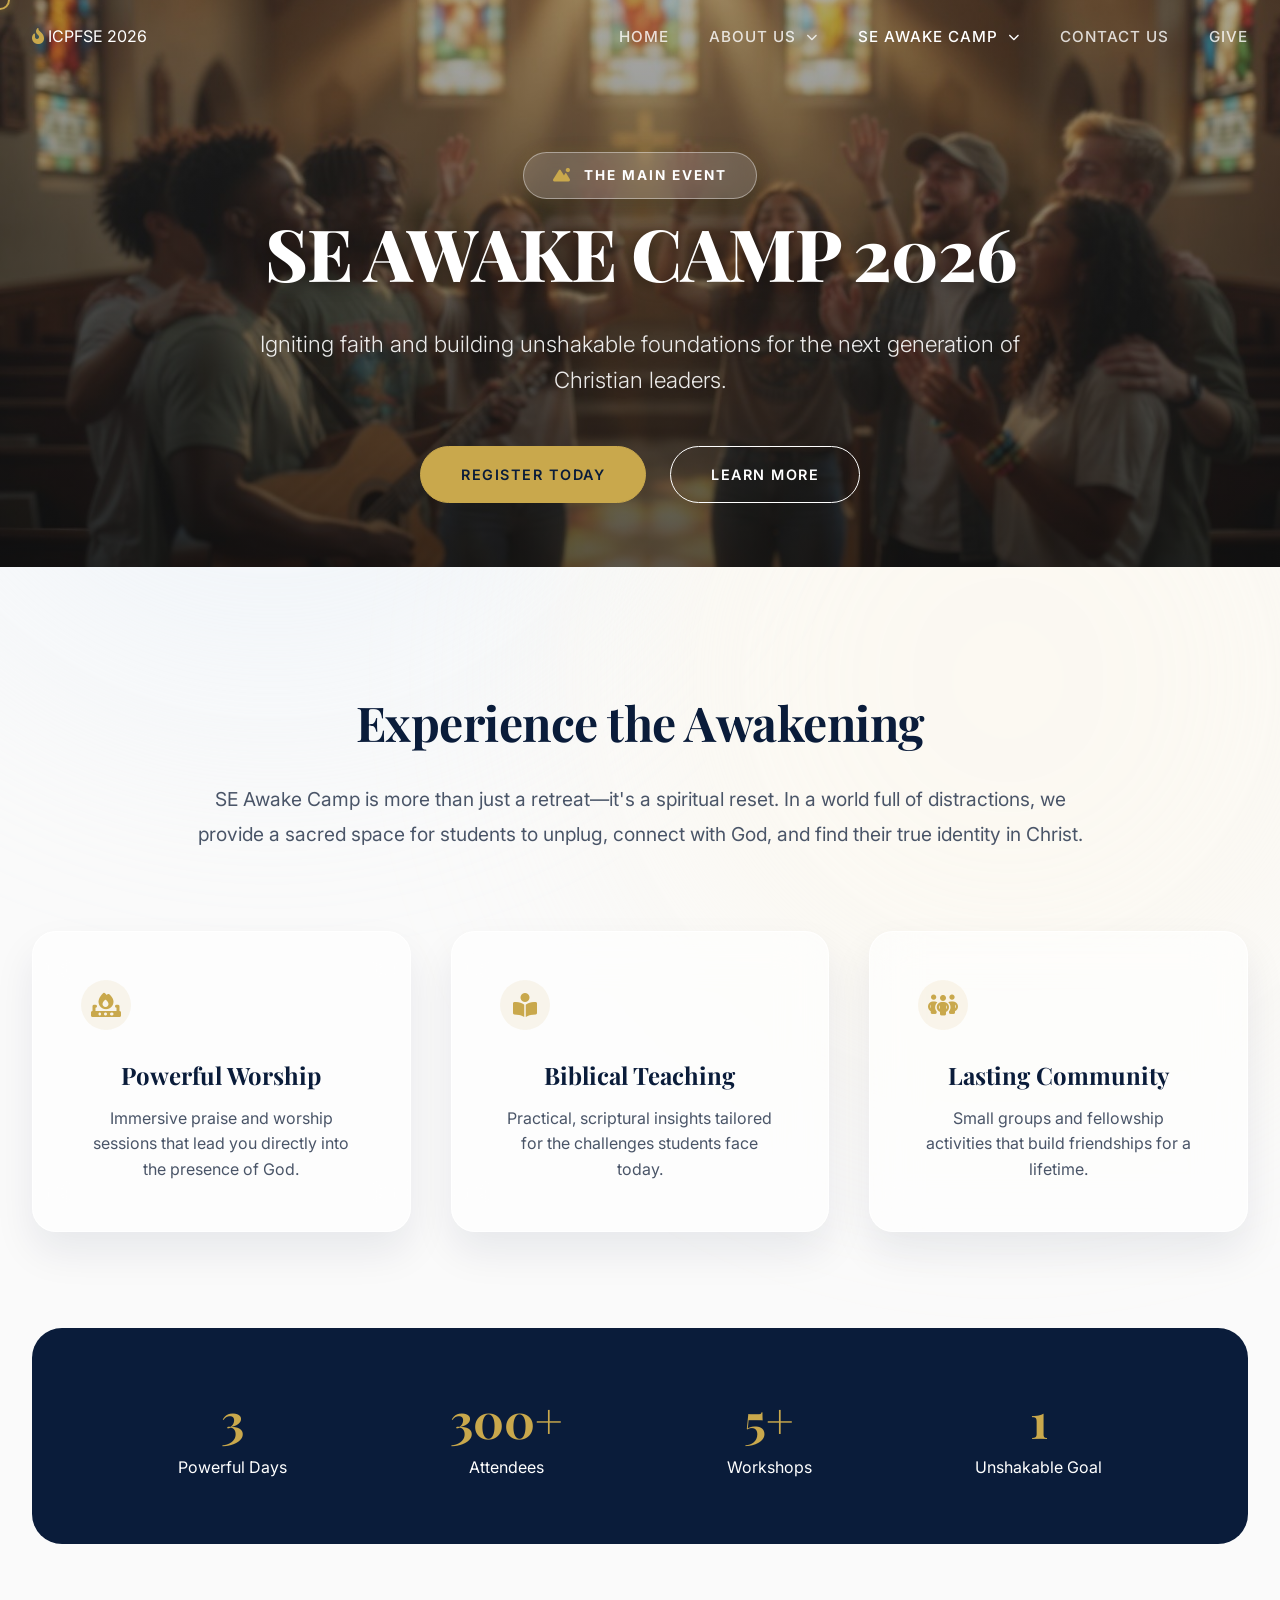
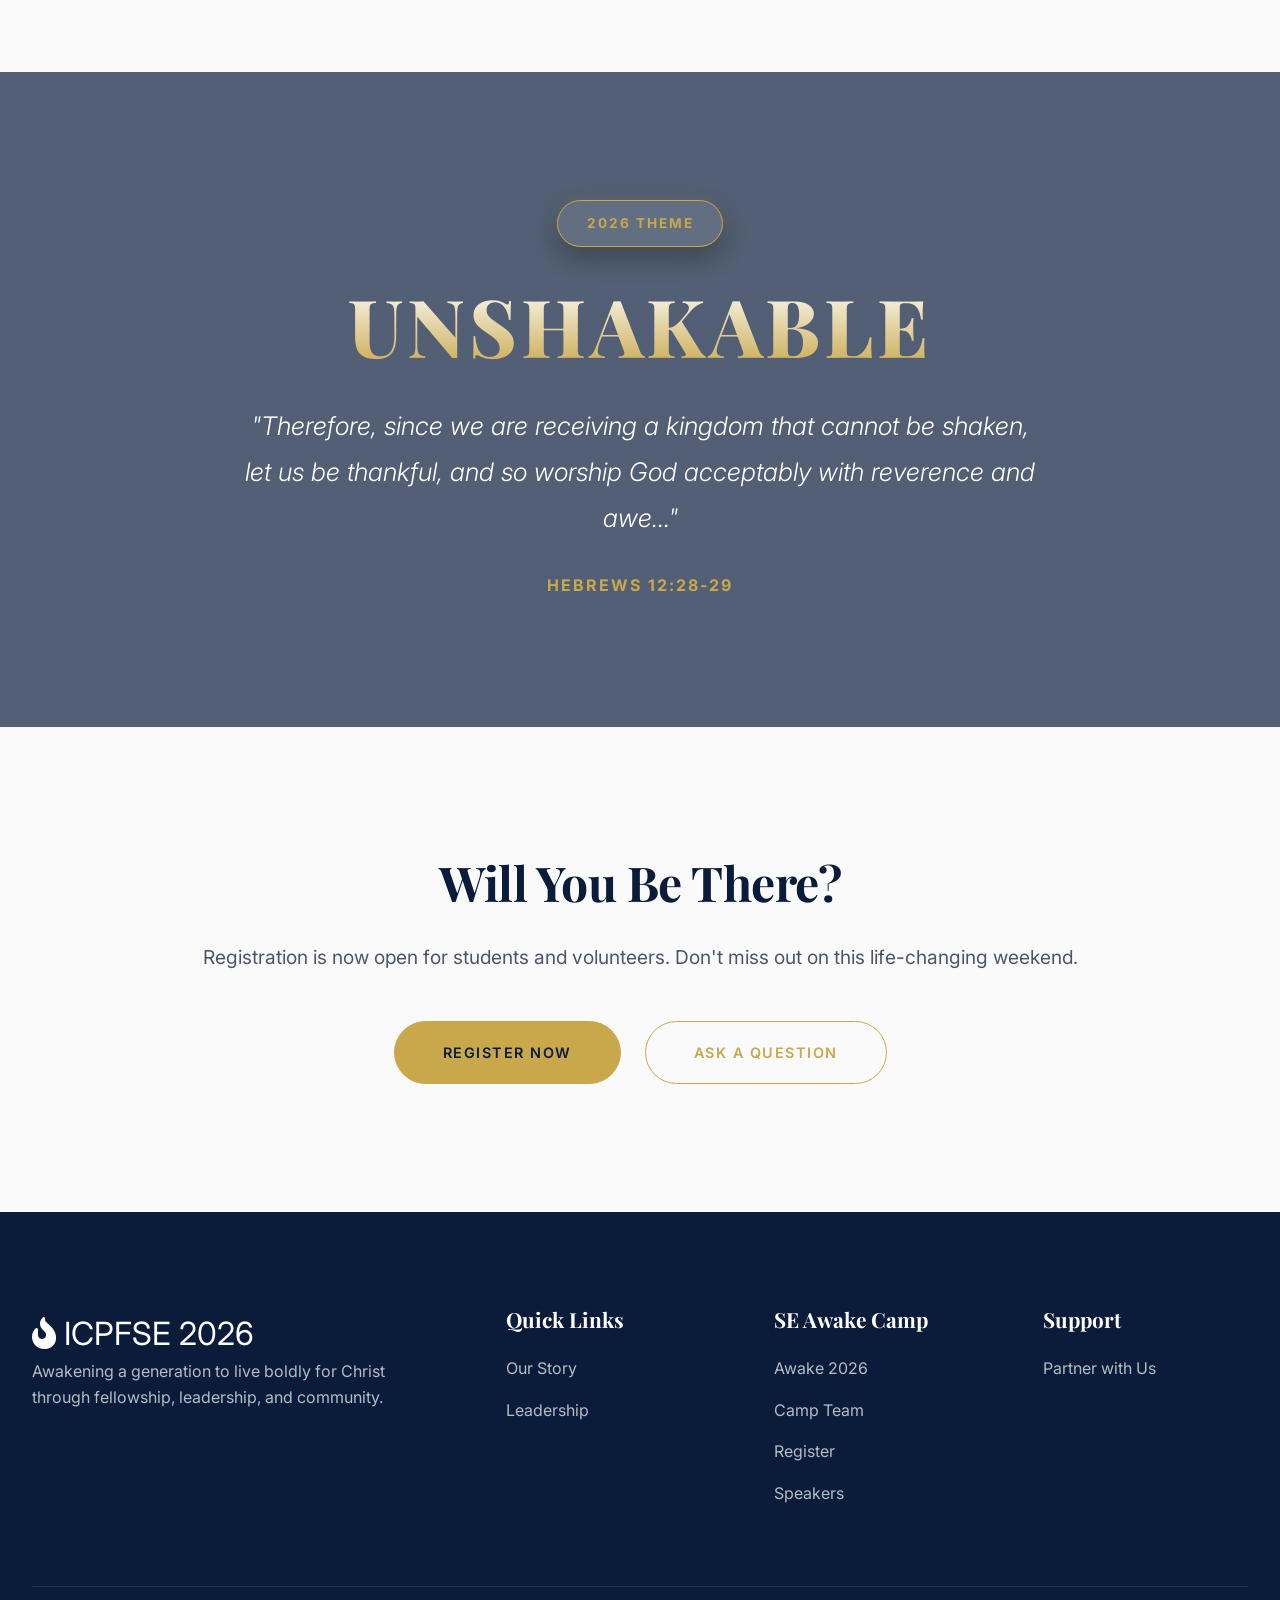
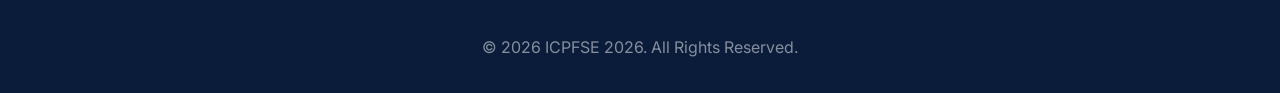
<file: awake-camp.html>
<!DOCTYPE html>
<html lang="en">

<head>
    <meta charset="UTF-8">
    <meta name="viewport" content="width=device-width, initial-scale=1.0">
    <title>SE Awake Camp | ICPFSE 2026</title>
    <meta name="description"
        content="Join SE Awake Camp 2026 - An unshakable journey of faith, fellowship, and purpose for the next generation.">

    <link rel="preconnect" href="https://fonts.googleapis.com">
    <link rel="preconnect" href="https://fonts.gstatic.com" crossorigin>
    <link
        href="https://fonts.googleapis.com/css2?family=Inter:wght@300;400;500;600;700&family=Playfair+Display:ital,wght@0,400;0,600;0,700;1,400&display=swap"
        rel="stylesheet">

    <link rel="stylesheet" href="https://cdnjs.cloudflare.com/ajax/libs/font-awesome/6.4.0/css/all.min.css">
    <link rel="stylesheet" href="styles.css">

    <style>
        .camp-stats {
            display: flex;
            justify-content: space-around;
            padding: 4rem;
            background: var(--color-navy);
            border-radius: 30px;
            color: white;
            margin-top: 6rem;
        }

        .stat-box h3 {
            font-size: 3rem;
            color: var(--color-gold);
            margin-bottom: 0.5rem;
        }

        .theme-section {
            padding: 8rem 0;
            background: linear-gradient(rgba(10, 28, 58, 0.7), rgba(10, 28, 58, 0.7)),
                url('secampaw.jpg') center/cover fixed;
            color: white;
            text-align: center;
        }

        @media (max-width: 768px) {
            .theme-section h2 {
                font-size: 12vw !important;
                letter-spacing: 2px !important;
            }

            .hero-buttons {
                flex-direction: column;
                display: flex;
                gap: 1rem;
            }

            .hero-buttons .btn {
                margin-left: 0 !important;
                width: 100%;
            }
        }
    </style>
</head>

<body>

    <!-- Navigation -->
    <nav class="navbar">
        <div class="container nav-container">
            <a href="index.html" class="logo">
                <i class="fa-solid fa-fire-flame-curved"></i> ICPFSE 2026
            </a>

            <button class="hamburger">
                <i class="fa-solid fa-bars" style="color: var(--color-navy);"></i>
            </button>

            <div class="nav-links">
                <a href="index.html" class="nav-link">Home</a>
                <div class="dropdown">
                    <a href="about.html" class="nav-link">About Us <i class="fa-solid fa-chevron-down"
                            style="font-size: 0.7rem; margin-left: 5px; vertical-align: middle;"></i></a>
                    <div class="dropdown-menu">
                        <a href="leadership.html#leadership-team" class="dropdown-item">National Leadership</a>
                    </div>
                </div>
                <div class="dropdown">
                    <a href="awake-camp.html" class="nav-link active">SE Awake Camp <i class="fa-solid fa-chevron-down"
                            style="font-size: 0.7rem; margin-left: 5px; vertical-align: middle;"></i></a>
                    <div class="dropdown-menu">
                        <a href="camp-team.html" class="dropdown-item">Camp Team</a>
                        <a href="registration.html" class="dropdown-item">Registration</a>
                        <a href="speakers.html" class="dropdown-item">Speakers</a>
                        <a href="partner-churches.html" class="dropdown-item">Partner Churches</a>
                    </div>
                </div>
                <a href="events.html" class="nav-link" style="display: none;">Events</a>
                <a href="blog.html" class="nav-link" style="display: none;">Blog</a>
                <a href="contact.html" class="nav-link">Contact Us</a>
                <a href="give.html" class="nav-link">Give</a>
            </div>
        </div>
    </nav>

    <!-- Page Header -->
    <header class="page-header">
        <div class="page-header-bg" style="background: url('secampaw.jpg') center/cover;">
        </div>
        <div class="hero-overlay"></div>
        <div class="container" style="position: relative; z-index: 3;">
            <div class="hero-badge-creative animate-slide-up">
                <i class="fa-solid fa-mountain-sun" style="color: var(--color-gold);"></i> <span>The Main Event</span>
            </div>
            <h1 class="animate-slide-up delay-100"
                style="font-size: 4.5rem; text-transform: uppercase; color: #ffffff;">
                SE Awake Camp 2026
            </h1>
            <p class="animate-slide-up delay-200"
                style="font-size: 1.4rem; font-weight: 300; max-width: 800px; margin: 2rem auto 0; color: rgba(255,255,255,0.9);">
                Igniting faith and building unshakable foundations for the next generation of Christian leaders.
            </p>
            <div class="animate-slide-up delay-300 hero-buttons" style="margin-top: 3rem;">
                <a href="registration.html" class="btn">Register Today</a>
                <a href="#overview" class="btn-outline btn" style="color: white; border-color: white;">Learn More</a>
            </div>
        </div>
    </header>

    <!-- Overview Section -->
    <section id="overview" class="section-padding">
        <div class="container">
            <div class="text-center animate-slide-up">
                <h2 style="font-size: 3rem; color: var(--color-navy); margin-bottom: 2rem;">Experience the Awakening
                </h2>
                <p
                    style="font-size: 1.2rem; max-width: 900px; margin: 0 auto; line-height: 1.8; color: var(--color-text-light);">
                    SE Awake Camp is more than just a retreat—it's a spiritual reset. In a world full of distractions,
                    we provide a sacred space for students to unplug, connect with God, and find their true identity in
                    Christ.
                </p>
            </div>

            <div class="feature-grid">
                <div class="feature-card animate-slide-up delay-100">
                    <i class="fa-solid fa-fire-burner feature-icon"></i>
                    <h3 style="font-size: 1.5rem; color: var(--color-navy); margin-bottom: 1rem;">Powerful Worship</h3>
                    <p style="color: var(--color-text-light);">Immersive praise and worship sessions that lead you
                        directly into the presence of God.</p>
                </div>
                <div class="feature-card animate-slide-up delay-200">
                    <i class="fa-solid fa-book-open-reader feature-icon"></i>
                    <h3 style="font-size: 1.5rem; color: var(--color-navy); margin-bottom: 1rem;">Biblical Teaching</h3>
                    <p style="color: var(--color-text-light);">Practical, scriptural insights tailored for the
                        challenges students face today.</p>
                </div>
                <div class="feature-card animate-slide-up delay-300">
                    <i class="fa-solid fa-people-group feature-icon"></i>
                    <h3 style="font-size: 1.5rem; color: var(--color-navy); margin-bottom: 1rem;">Lasting Community</h3>
                    <p style="color: var(--color-text-light);">Small groups and fellowship activities that build
                        friendships for a lifetime.</p>
                </div>
            </div>

            <div class="camp-stats animate-fade-in delay-400">
                <div class="stat-box text-center">
                    <h3>3</h3>
                    <p>Powerful Days</p>
                </div>
                <div class="stat-box text-center">
                    <h3>300+</h3>
                    <p>Attendees</p>
                </div>
                <div class="stat-box text-center">
                    <h3>5+</h3>
                    <p>Workshops</p>
                </div>
                <div class="stat-box text-center">
                    <h3>1</h3>
                    <p>Unshakable Goal</p>
                </div>
            </div>
        </div>
    </section>

    <!-- Theme Focus -->
    <section class="theme-section">
        <div class="container">
            <div class="hero-badge-creative"
                style="margin: 0 auto 2rem; background: rgba(255,255,255,0.1); border-color: var(--color-gold);">
                <span style="color: var(--color-gold);">2026 THEME</span>
            </div>
            <h2
                style="font-size: 5rem; margin-bottom: 2rem; font-family: var(--font-heading); background: linear-gradient(to bottom, #ffffff, var(--color-gold)); -webkit-background-clip: text; -webkit-text-fill-color: transparent; font-weight: 800; letter-spacing: 4px;">
                UNSHAKABLE</h2>
            <p
                style="font-size: 1.6rem; max-width: 800px; margin: 0 auto; line-height: 1.8; font-weight: 300; font-style: italic; color: white;">
                "Therefore, since we are receiving a kingdom that cannot be shaken, let us be thankful, and so worship
                God acceptably with reverence and awe..."
            </p>
            <p style="margin-top: 2rem; font-weight: 700; color: var(--color-gold); letter-spacing: 2px;">HEBREWS
                12:28-29</p>
        </div>
    </section>

    <!-- CTA Section -->
    <section class="section-padding text-center">
        <div class="container">
            <h2 style="font-size: 3rem; color: var(--color-navy); margin-bottom: 2rem;">Will You Be There?</h2>
            <p style="font-size: 1.2rem; margin-bottom: 3rem; color: var(--color-text-light);">Registration is now open
                for students and volunteers. Don't miss out on this life-changing weekend.</p>
            <div style="display: flex; justify-content: center; gap: 1.5rem;">
                <a href="registration.html" class="btn" style="padding: 1.2rem 3rem;">Register Now</a>
                <a href="contact.html" class="btn-outline btn" style="padding: 1.2rem 3rem;">Ask a Question</a>
            </div>
        </div>
    </section>

    <!-- Footer -->
    <footer class="footer">
        <div class="container">
            <div class="footer-grid">
                <div class="footer-brand">
                    <a href="index.html" class="logo"
                        style="font-size: 2rem; margin-bottom: 1.5rem; color: var(--color-white);">
                        <i class="fa-solid fa-fire-flame-curved"></i> ICPFSE 2026
                    </a>
                    <p style="color: rgba(255,255,255,0.7); font-size: 1rem;">Awakening a generation to live boldly for
                        Christ through fellowship, leadership, and community.</p>
                </div>
                <div>
                    <h4 class="footer-title">Quick Links</h4>
                    <ul class="footer-links">
                        <li><a href="about.html">Our Story</a></li>
                        <li><a href="leadership.html#leadership-team">Leadership</a></li>
                        <li style="display: none;"><a href="events.html">Events</a></li>
                        <li style="display: none;"><a href="blog.html">Blog</a></li>
                    </ul>
                </div>
                <div>
                    <h4 class="footer-title">SE Awake Camp</h4>
                    <ul class="footer-links">
                        <li><a href="awake-camp.html#awake">Awake 2026</a></li>
                        <li><a href="camp-team.html">Camp Team</a></li>
                        <li><a href="registration.html">Register</a></li>
                        <li><a href="speakers.html">Speakers</a></li>
                    </ul>
                </div>
                <div>
                    <h4 class="footer-title">Support</h4>
                    <ul class="footer-links">
                        <li><a href="give.html">Partner with Us</a></li>
                    </ul>
                </div>
            </div>
            <div
                style="text-align: center; padding-top: 3rem; border-top: 1px solid rgba(255,255,255,0.1); color: rgba(255,255,255,0.5);">
                <p>&copy; 2026 ICPFSE 2026. All Rights Reserved.</p>
            </div>
        </div>
    </footer>

    <script src="script.js"></script>
</body>

</html>
</file>
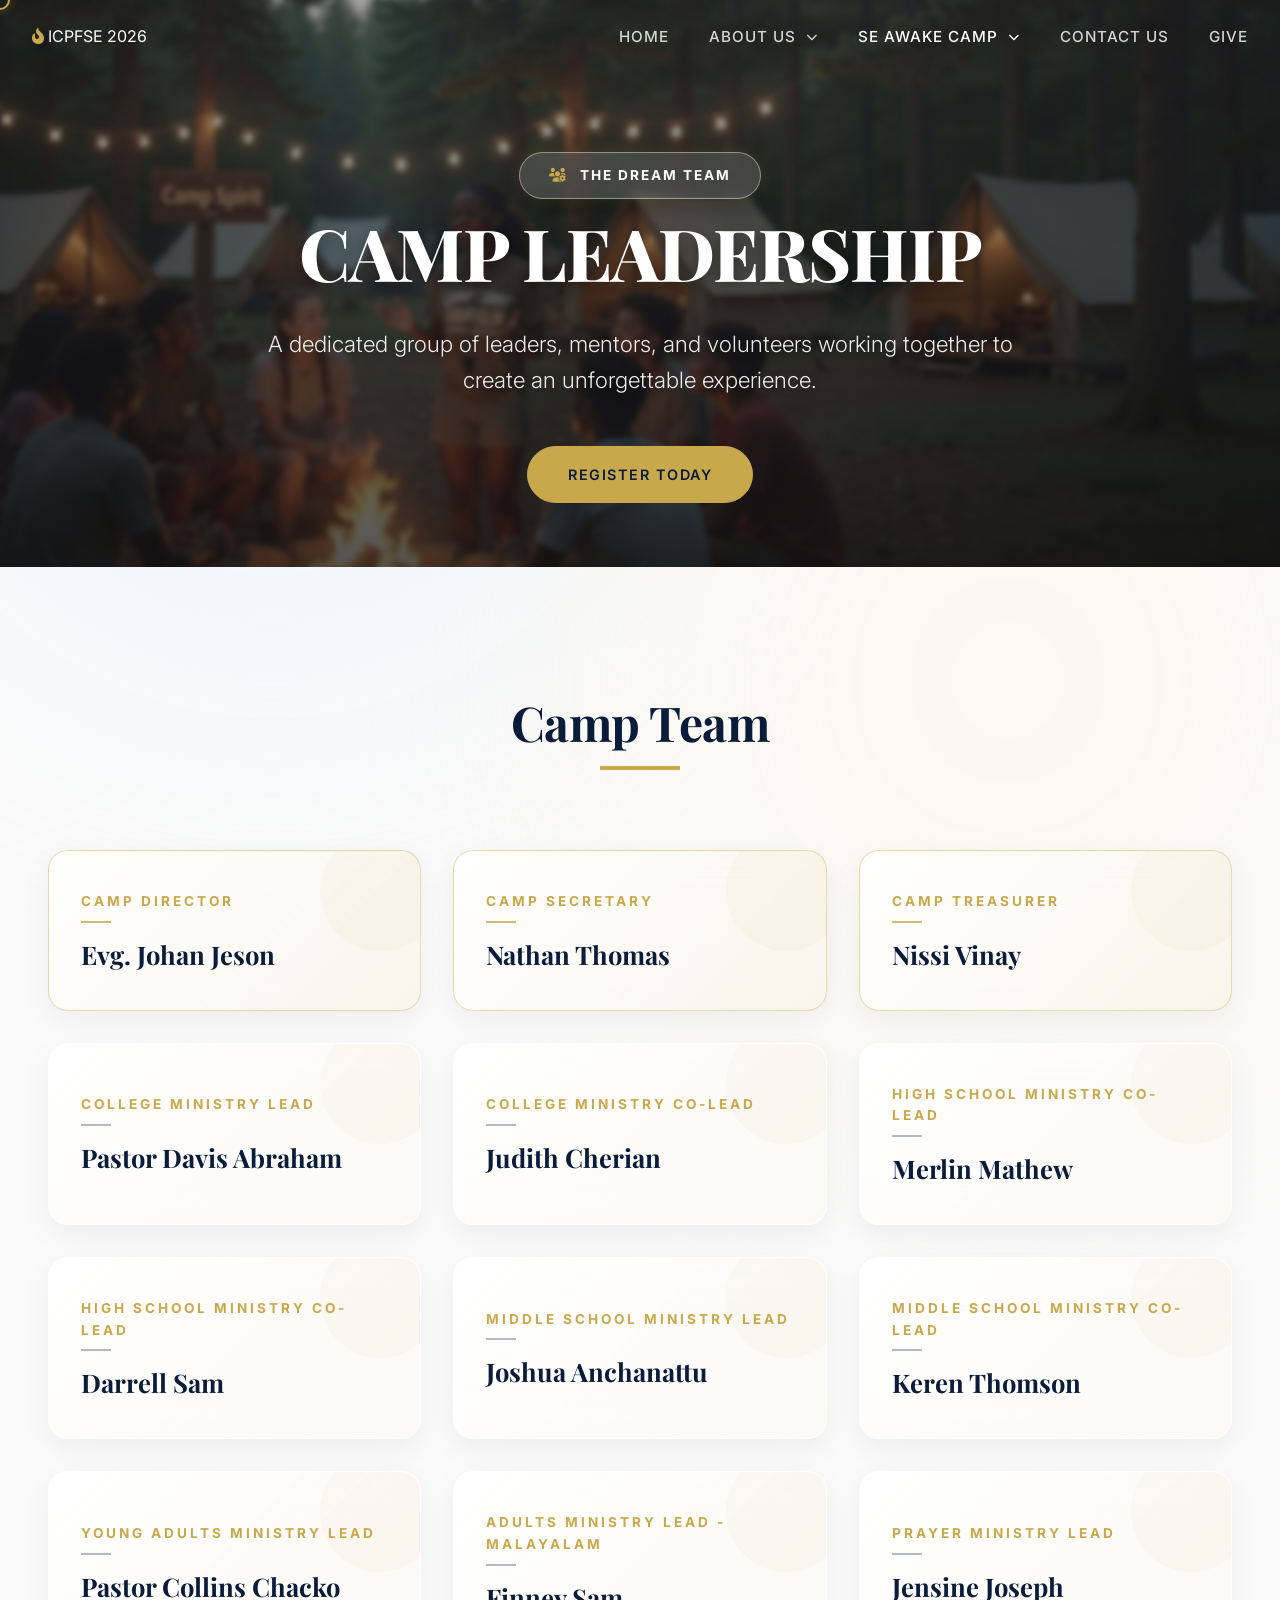
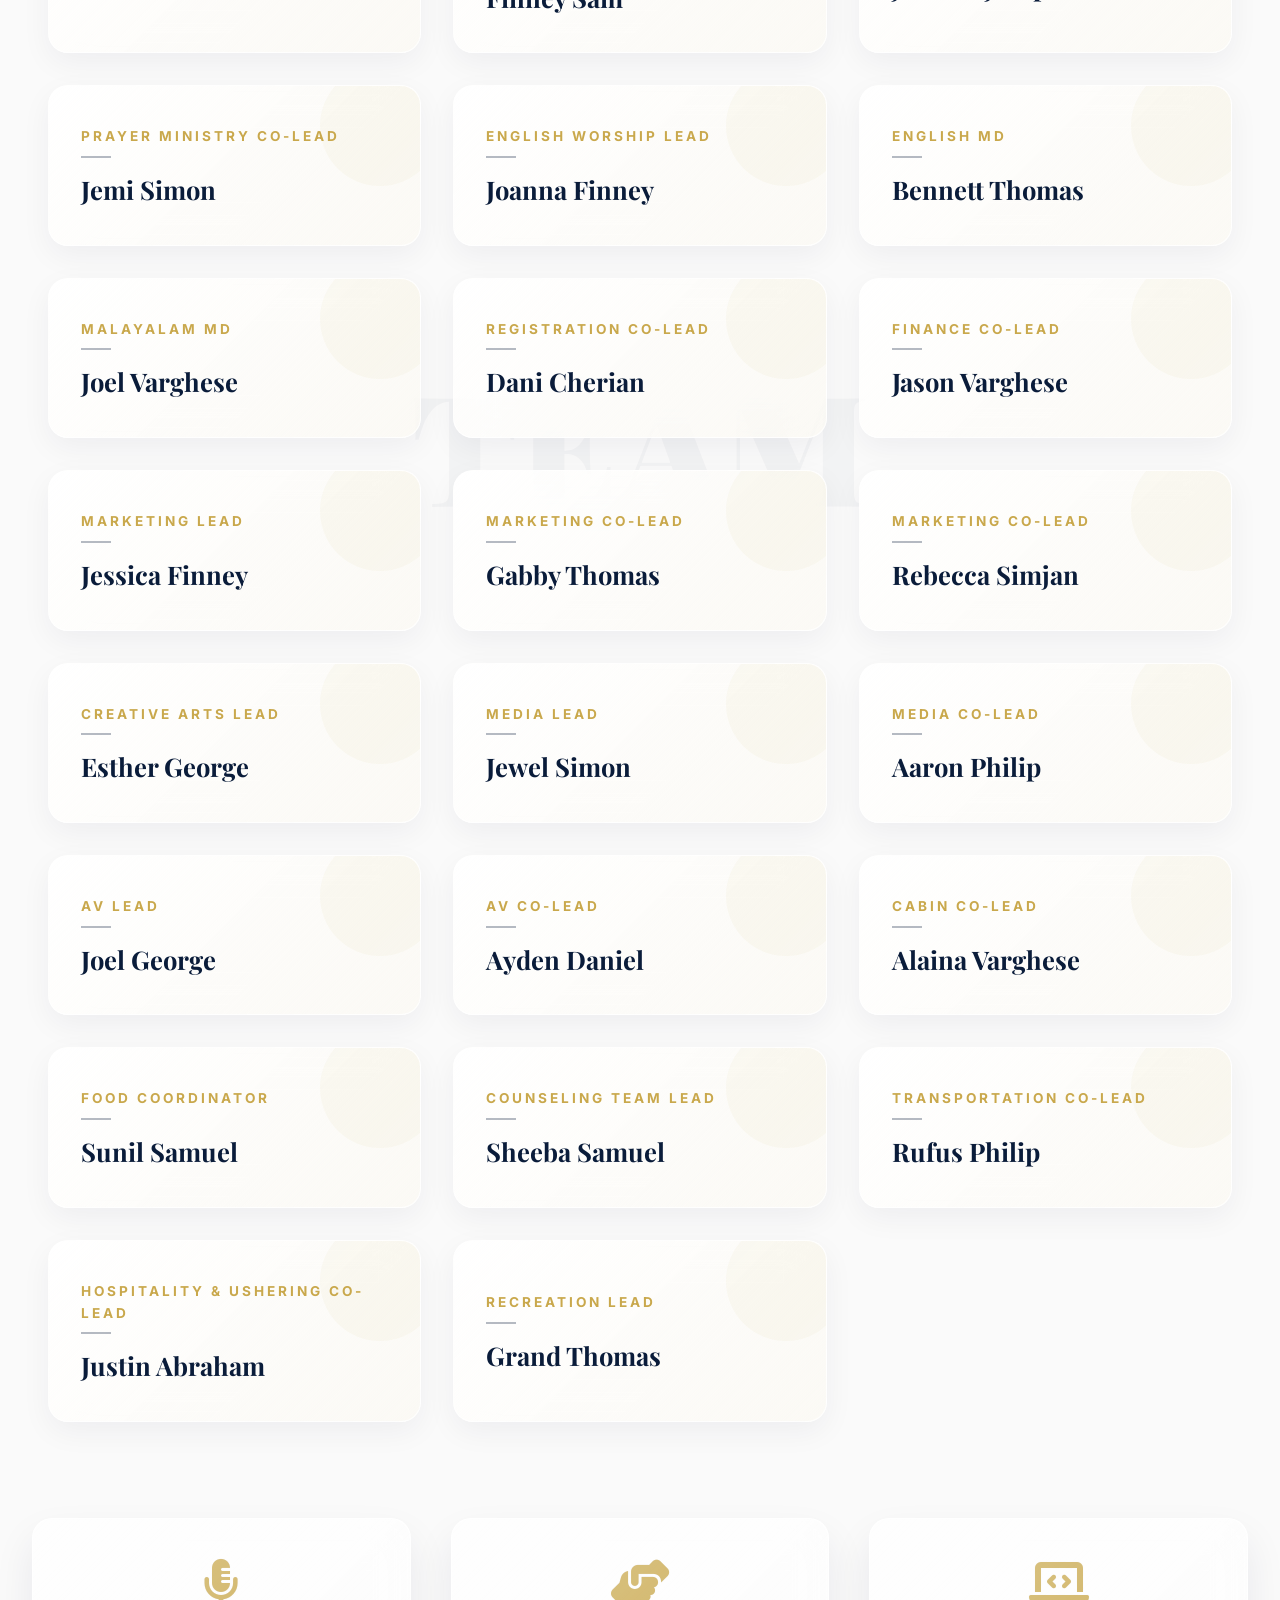
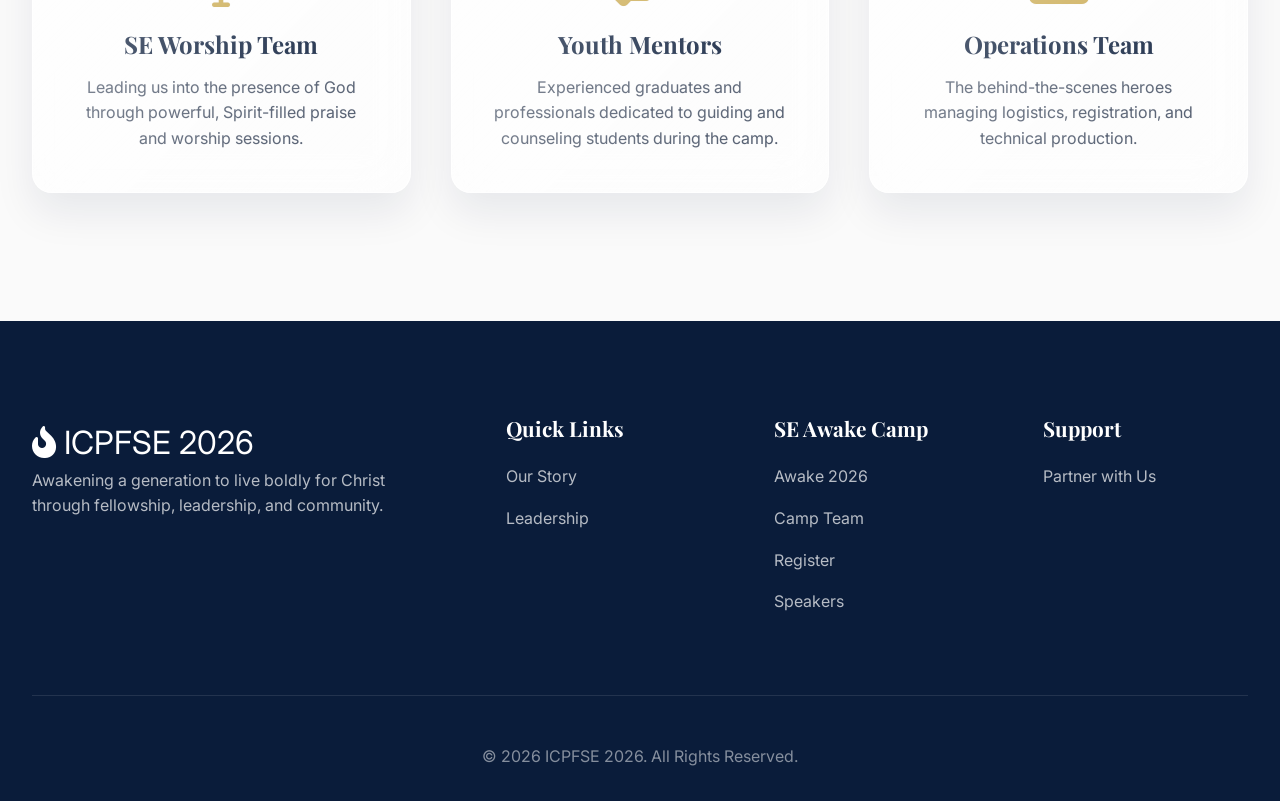
<file: camp-team.html>
<!DOCTYPE html>
<html lang="en">

<head>
    <meta charset="UTF-8">
    <meta name="viewport" content="width=device-width, initial-scale=1.0">
    <title>Camp Team | SE Awake Camp 2026</title>
    <meta name="description" content="Meet the dedicated team behind SE Awake Camp 2026.">

    <link rel="preconnect" href="https://fonts.googleapis.com">
    <link rel="preconnect" href="https://fonts.gstatic.com" crossorigin>
    <link
        href="https://fonts.googleapis.com/css2?family=Inter:wght@300;400;500;600;700&family=Playfair+Display:ital,wght@0,400;0,600;0,700;1,400&display=swap"
        rel="stylesheet">

    <link rel="stylesheet" href="https://cdnjs.cloudflare.com/ajax/libs/font-awesome/6.4.0/css/all.min.css">
    <link rel="stylesheet" href="styles.css">
</head>

<body>

    <!-- Navigation -->
    <nav class="navbar">
        <div class="container nav-container">
            <a href="index.html" class="logo">
                <i class="fa-solid fa-fire-flame-curved"></i> ICPFSE 2026
            </a>

            <button class="hamburger">
                <i class="fa-solid fa-bars" style="color: var(--color-navy);"></i>
            </button>

            <div class="nav-links">
                <a href="index.html" class="nav-link">Home</a>
                <div class="dropdown">
                    <a href="about.html" class="nav-link">About Us <i class="fa-solid fa-chevron-down"
                            style="font-size: 0.7rem; margin-left: 5px; vertical-align: middle;"></i></a>
                    <div class="dropdown-menu">
                        <a href="leadership.html#leadership-team" class="dropdown-item">National Leadership</a>
                    </div>
                </div>
                <div class="dropdown">
                    <a href="awake-camp.html" class="nav-link active">SE Awake Camp <i class="fa-solid fa-chevron-down"
                            style="font-size: 0.7rem; margin-left: 5px; vertical-align: middle;"></i></a>
                    <div class="dropdown-menu">
                        <a href="camp-team.html" class="dropdown-item">Camp Team</a>
                        <a href="registration.html" class="dropdown-item">Registration</a>
                        <a href="speakers.html" class="dropdown-item">Speakers</a>
                        <a href="partner-churches.html" class="dropdown-item">Partner Churches</a>
                    </div>
                </div>
                <a href="events.html" class="nav-link" style="display: none;">Events</a>
                <a href="blog.html" class="nav-link" style="display: none;">Blog</a>
                <a href="contact.html" class="nav-link">Contact Us</a>
                <a href="give.html" class="nav-link">Give</a>
            </div>
        </div>
    </nav>

    <!-- Page Header -->
    <header class="page-header">
        <div class="page-header-bg" style="background: url('campleadership.jpg') center/cover;">
        </div>
        <div class="hero-overlay"></div>
        <div class="container" style="position: relative; z-index: 3;">
            <div class="hero-badge-creative animate-slide-up">
                <i class="fa-solid fa-users-gear" style="color: var(--color-gold);"></i> <span>The Dream Team</span>
            </div>
            <h1 class="animate-slide-up delay-100" style="font-size: 4.5rem; text-transform: uppercase;color: white;"">Camp Leadership
            </h1>
            <p class=" animate-slide-up delay-200"
                style="font-size: 1.4rem; font-weight: 300; max-width: 800px; margin: 2rem auto 0; color: rgba(255,255,255,0.9);">
                A dedicated group of leaders, mentors, and volunteers working together to create an unforgettable
                experience.
                </p>
                <div class="animate-slide-up delay-300 hero-buttons" style="margin-top: 3rem;">
                    <a href="registration.html" class="btn">Register Today</a>
                </div>
        </div>
    </header>

    <!-- Team Section -->
    <section class="section-padding" style="position: relative; overflow: hidden;">
        <div class="bg-text">TEAM</div>
        <div class="container">

            <div class="text-center animate-slide-up" style="margin-bottom: 5rem;">
                <h2 style="font-size: 3rem; color: var(--color-navy); margin-bottom: 1rem;">Camp Team</h2>
                <div style="width: 80px; height: 4px; background: var(--color-gold); margin: 0 auto;"></div>
            </div>

            <div class="team-list-grid">
                <!-- Team Members dynamically added based on list -->
                <div class="team-list-item animate-slide-up" style="animation-delay: 0.1s;">
                    <div class="team-list-role">Camp Director</div>
                    <div class="team-list-name">Evg. Johan Jeson</div>
                </div>
                <div class="team-list-item animate-slide-up" style="animation-delay: 0.1s;">
                    <div class="team-list-role">Camp Secretary</div>
                    <div class="team-list-name">Nathan Thomas</div>
                </div>
                <div class="team-list-item animate-slide-up" style="animation-delay: 0.1s;">
                    <div class="team-list-role">Camp Treasurer</div>
                    <div class="team-list-name">Nissi Vinay</div>
                </div>
                <div class="team-list-item animate-slide-up" style="animation-delay: 0.15s;">
                    <div class="team-list-role">College Ministry Lead</div>
                    <div class="team-list-name">Pastor Davis Abraham</div>
                </div>
                <div class="team-list-item animate-slide-up" style="animation-delay: 0.15s;">
                    <div class="team-list-role">College Ministry Co-lead</div>
                    <div class="team-list-name">Judith Cherian</div>
                </div>
                <div class="team-list-item animate-slide-up" style="animation-delay: 0.2s;">
                    <div class="team-list-role">High School Ministry Co-Lead</div>
                    <div class="team-list-name">Merlin Mathew</div>
                </div>
                <div class="team-list-item animate-slide-up" style="animation-delay: 0.2s;">
                    <div class="team-list-role">High School Ministry Co-Lead</div>
                    <div class="team-list-name">Darrell Sam</div>
                </div>
                <div class="team-list-item animate-slide-up" style="animation-delay: 0.25s;">
                    <div class="team-list-role">Middle School Ministry Lead</div>
                    <div class="team-list-name">Joshua Anchanattu</div>
                </div>
                <div class="team-list-item animate-slide-up" style="animation-delay: 0.25s;">
                    <div class="team-list-role">Middle School Ministry Co-Lead</div>
                    <div class="team-list-name">Keren Thomson</div>
                </div>
                <div class="team-list-item animate-slide-up" style="animation-delay: 0.3s;">
                    <div class="team-list-role">Young Adults Ministry Lead</div>
                    <div class="team-list-name">Pastor Collins Chacko</div>
                </div>
                <div class="team-list-item animate-slide-up" style="animation-delay: 0.3s;">
                    <div class="team-list-role">Adults Ministry Lead - Malayalam</div>
                    <div class="team-list-name">Finney Sam</div>
                </div>
                <div class="team-list-item animate-slide-up" style="animation-delay: 0.35s;">
                    <div class="team-list-role">Prayer Ministry Lead</div>
                    <div class="team-list-name">Jensine Joseph</div>
                </div>
                <div class="team-list-item animate-slide-up" style="animation-delay: 0.35s;">
                    <div class="team-list-role">Prayer Ministry Co-Lead</div>
                    <div class="team-list-name">Jemi Simon</div>
                </div>
                <div class="team-list-item animate-slide-up" style="animation-delay: 0.4s;">
                    <div class="team-list-role">English Worship Lead</div>
                    <div class="team-list-name">Joanna Finney</div>
                </div>
                <div class="team-list-item animate-slide-up" style="animation-delay: 0.4s;">
                    <div class="team-list-role">English MD</div>
                    <div class="team-list-name">Bennett Thomas</div>
                </div>
                <div class="team-list-item animate-slide-up" style="animation-delay: 0.45s;">
                    <div class="team-list-role">Malayalam MD</div>
                    <div class="team-list-name">Joel Varghese</div>
                </div>
                <div class="team-list-item animate-slide-up" style="animation-delay: 0.45s;">
                    <div class="team-list-role">Registration Co-Lead</div>
                    <div class="team-list-name">Dani Cherian</div>
                </div>
                <div class="team-list-item animate-slide-up" style="animation-delay: 0.5s;">
                    <div class="team-list-role">Finance Co-Lead</div>
                    <div class="team-list-name">Jason Varghese</div>
                </div>
                <div class="team-list-item animate-slide-up" style="animation-delay: 0.5s;">
                    <div class="team-list-role">Marketing Lead</div>
                    <div class="team-list-name">Jessica Finney</div>
                </div>
                <div class="team-list-item animate-slide-up" style="animation-delay: 0.55s;">
                    <div class="team-list-role">Marketing Co-Lead</div>
                    <div class="team-list-name">Gabby Thomas</div>
                </div>
                <div class="team-list-item animate-slide-up" style="animation-delay: 0.55s;">
                    <div class="team-list-role">Marketing Co-Lead</div>
                    <div class="team-list-name">Rebecca Simjan</div>
                </div>
                <div class="team-list-item animate-slide-up" style="animation-delay: 0.6s;">
                    <div class="team-list-role">Creative Arts Lead</div>
                    <div class="team-list-name">Esther George</div>
                </div>
                <div class="team-list-item animate-slide-up" style="animation-delay: 0.6s;">
                    <div class="team-list-role">Media Lead</div>
                    <div class="team-list-name">Jewel Simon</div>
                </div>
                <div class="team-list-item animate-slide-up" style="animation-delay: 0.65s;">
                    <div class="team-list-role">Media Co-Lead</div>
                    <div class="team-list-name">Aaron Philip</div>
                </div>
                <div class="team-list-item animate-slide-up" style="animation-delay: 0.65s;">
                    <div class="team-list-role">AV Lead</div>
                    <div class="team-list-name">Joel George</div>
                </div>
                <div class="team-list-item animate-slide-up" style="animation-delay: 0.7s;">
                    <div class="team-list-role">AV Co-Lead</div>
                    <div class="team-list-name">Ayden Daniel</div>
                </div>
                <div class="team-list-item animate-slide-up" style="animation-delay: 0.7s;">
                    <div class="team-list-role">Cabin Co-lead</div>
                    <div class="team-list-name">Alaina Varghese</div>
                </div>
                <div class="team-list-item animate-slide-up" style="animation-delay: 0.75s;">
                    <div class="team-list-role">Food Coordinator</div>
                    <div class="team-list-name">Sunil Samuel</div>
                </div>
                <div class="team-list-item animate-slide-up" style="animation-delay: 0.75s;">
                    <div class="team-list-role">Counseling Team Lead</div>
                    <div class="team-list-name">Sheeba Samuel</div>
                </div>
                <div class="team-list-item animate-slide-up" style="animation-delay: 0.8s;">
                    <div class="team-list-role">Transportation Co-Lead</div>
                    <div class="team-list-name">Rufus Philip</div>
                </div>
                <div class="team-list-item animate-slide-up" style="animation-delay: 0.8s;">
                    <div class="team-list-role">Hospitality & Ushering Co-Lead</div>
                    <div class="team-list-name">Justin Abraham</div>
                </div>
                <div class="team-list-item animate-slide-up" style="animation-delay: 0.85s;">
                    <div class="team-list-role">Recreation Lead</div>
                    <div class="team-list-name">Grand Thomas</div>
                </div>
            </div>

            <!-- Support Roles -->
            <div class="creative-cards-grid animate-fade-in delay-400" style="margin-top: 6rem;">
                <div class="tilt-card text-center" style="padding: 2.5rem;">
                    <i class="fa-solid fa-microphone-lines tilt-content"
                        style="font-size: 3rem; color: var(--color-gold); margin-bottom: 1.5rem; display: block;"></i>
                    <h3 class="tilt-content" style="font-size: 1.5rem; color: var(--color-navy); margin-bottom: 1rem;">
                        SE Worship Team</h3>
                    <p class="tilt-content" style="color: var(--color-text-light);">Leading us into the presence of God
                        through powerful, Spirit-filled praise and worship sessions.</p>
                </div>
                <div class="tilt-card text-center" style="padding: 2.5rem;">
                    <i class="fa-solid fa-handshake-angle tilt-content"
                        style="font-size: 3rem; color: var(--color-gold); margin-bottom: 1.5rem; display: block;"></i>
                    <h3 class="tilt-content" style="font-size: 1.5rem; color: var(--color-navy); margin-bottom: 1rem;">
                        Youth Mentors</h3>
                    <p class="tilt-content" style="color: var(--color-text-light);">Experienced graduates and
                        professionals dedicated to guiding and counseling students during the camp.</p>
                </div>
                <div class="tilt-card text-center" style="padding: 2.5rem;">
                    <i class="fa-solid fa-laptop-code tilt-content"
                        style="font-size: 3rem; color: var(--color-gold); margin-bottom: 1.5rem; display: block;"></i>
                    <h3 class="tilt-content" style="font-size: 1.5rem; color: var(--color-navy); margin-bottom: 1rem;">
                        Operations Team</h3>
                    <p class="tilt-content" style="color: var(--color-text-light);">The behind-the-scenes heroes
                        managing logistics, registration, and technical production.</p>
                </div>
            </div>
        </div>
    </section>

    <!-- Footer -->
    <footer class="footer">
        <div class="container">
            <div class="footer-grid">
                <div class="footer-brand">
                    <a href="index.html" class="logo"
                        style="font-size: 2rem; margin-bottom: 1.5rem; color: var(--color-white);">
                        <i class="fa-solid fa-fire-flame-curved"></i> ICPFSE 2026
                    </a>
                    <p style="color: rgba(255,255,255,0.7); font-size: 1rem;">Awakening a generation to live boldly for
                        Christ through fellowship, leadership, and community.</p>
                </div>
                <div>
                    <h4 class="footer-title">Quick Links</h4>
                    <ul class="footer-links">
                        <li><a href="about.html">Our Story</a></li>
                        <li><a href="leadership.html#leadership-team">Leadership</a></li>
                        <li style="display: none;"><a href="events.html">Events</a></li>
                        <li style="display: none;"><a href="blog.html">Blog</a></li>
                    </ul>
                </div>
                <div>
                    <h4 class="footer-title">SE Awake Camp</h4>
                    <ul class="footer-links">
                        <li><a href="awake-camp.html#awake">Awake 2026</a></li>
                        <li><a href="camp-team.html">Camp Team</a></li>
                        <li><a href="registration.html">Register</a></li>
                        <li><a href="speakers.html">Speakers</a></li>
                    </ul>
                </div>
                <div>
                    <h4 class="footer-title">Support</h4>
                    <ul class="footer-links">
                        <li><a href="give.html">Partner with Us</a></li>
                    </ul>
                </div>
            </div>
            <div
                style="text-align: center; padding-top: 3rem; border-top: 1px solid rgba(255,255,255,0.1); color: rgba(255,255,255,0.5);">
                <p>&copy; 2026 ICPFSE 2026. All Rights Reserved.</p>
            </div>
        </div>
    </footer>

    <script src="script.js"></script>
</body>

</html>
</file>
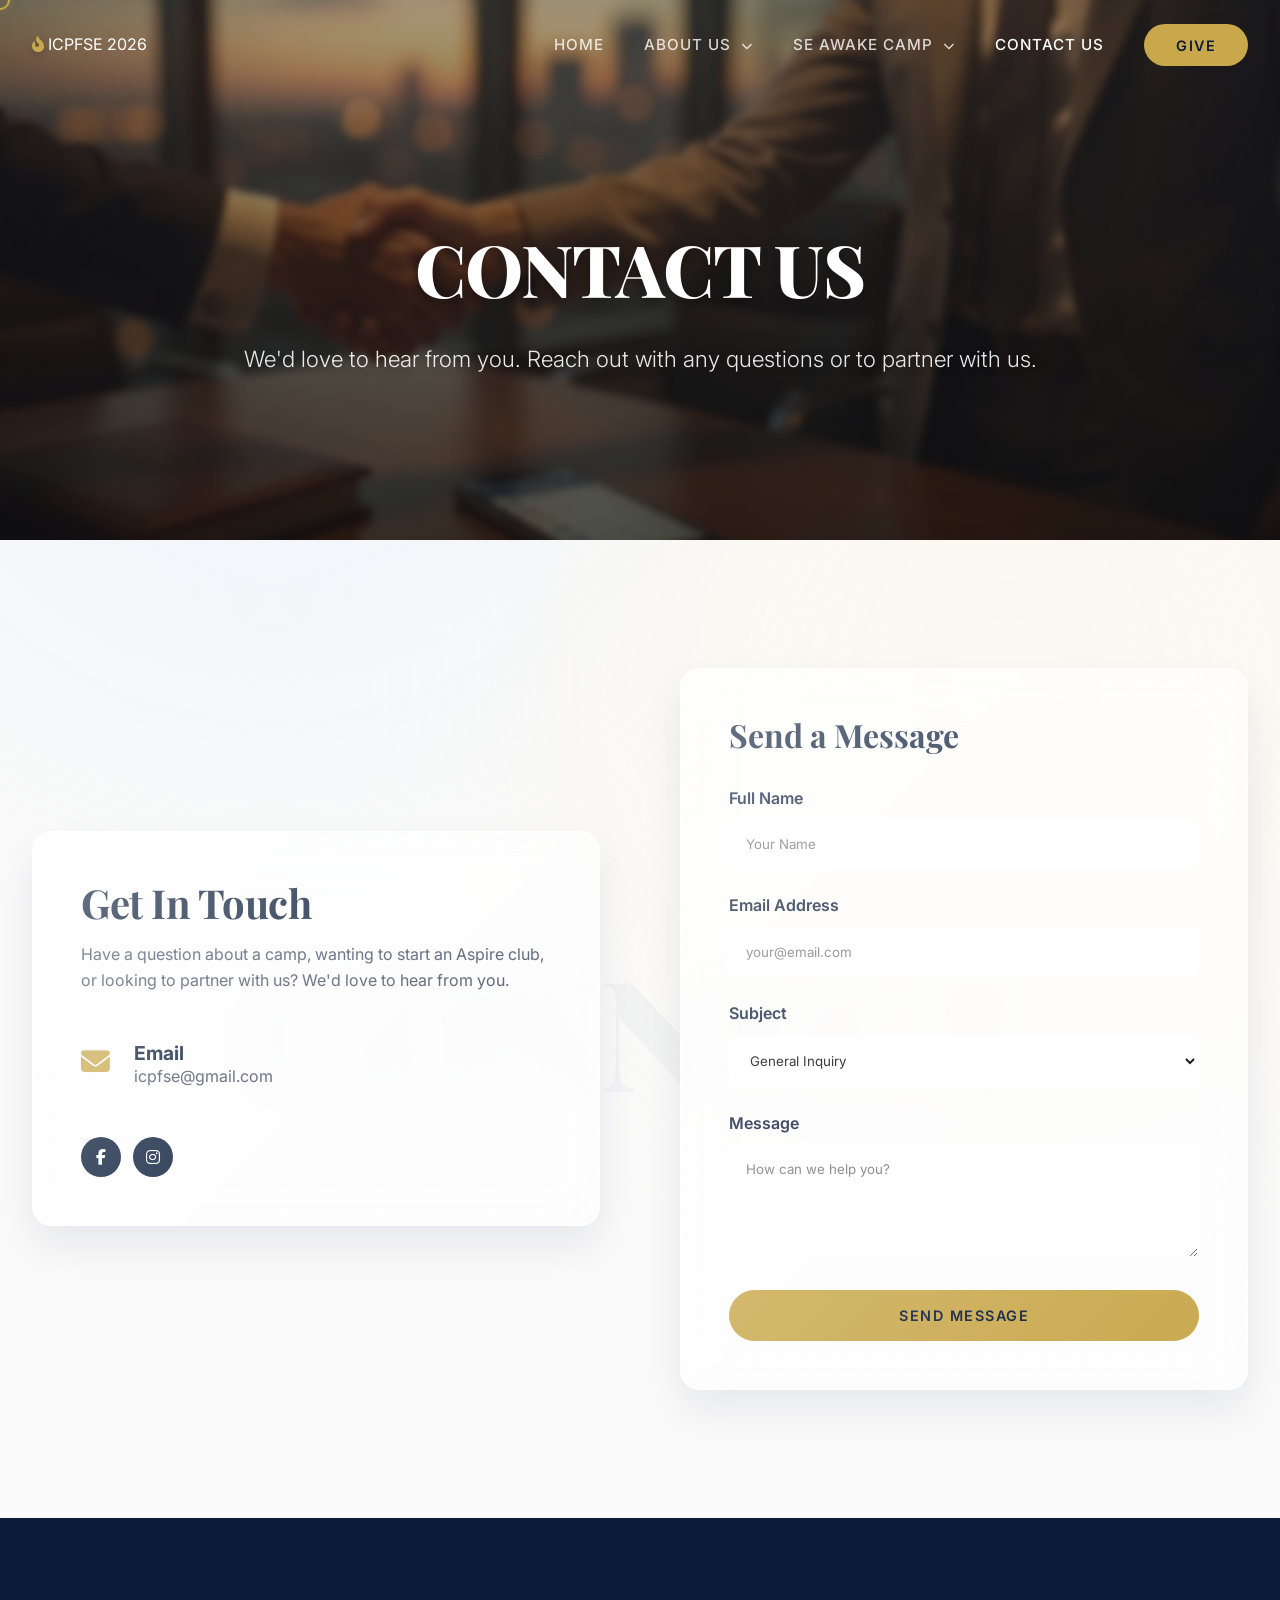
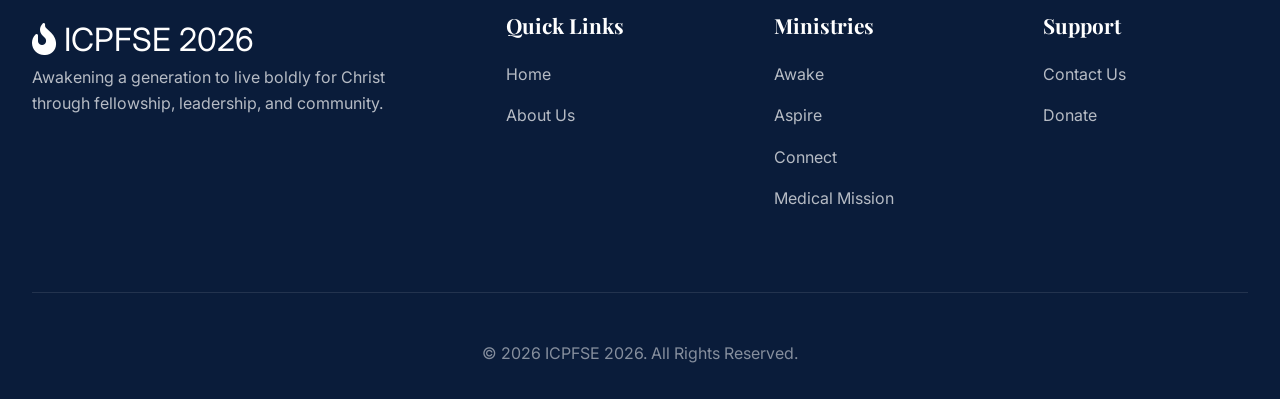
<file: contact.html>
<!DOCTYPE html>
<html lang="en">

<head>
    <meta charset="UTF-8">
    <meta name="viewport" content="width=device-width, initial-scale=1.0">
    <title>Contact Us | ICPFSE 2026</title>
    <meta name="description" content="Get in touch with ICPFSE 2026. We'd love to hear from you.">

    <link rel="preconnect" href="https://fonts.googleapis.com">
    <link rel="preconnect" href="https://fonts.gstatic.com" crossorigin>
    <link
        href="https://fonts.googleapis.com/css2?family=Inter:wght@300;400;500;600;700&family=Playfair+Display:ital,wght@0,400;0,600;0,700;1,400&display=swap"
        rel="stylesheet">

    <link rel="stylesheet" href="https://cdnjs.cloudflare.com/ajax/libs/font-awesome/6.4.0/css/all.min.css">

    <link rel="stylesheet" href="styles.css">

    <style>
        .form-control {
            width: 100%;
            padding: 1rem;
            margin-bottom: 1.5rem;
            border: 1px solid var(--glass-border);
            background: rgba(255, 255, 255, 0.8);
            border-radius: 8px;
            font-family: var(--font-body);
            transition: all var(--transition-fast);
        }

        .form-control:focus {
            outline: none;
            border-color: var(--color-gold);
            box-shadow: 0 0 10px rgba(201, 168, 76, 0.2);
        }

        .form-label {
            display: block;
            margin-bottom: 0.5rem;
            font-weight: 600;
            color: var(--color-navy);
        }

        .social-icons a {
            display: inline-flex;
            align-items: center;
            justify-content: center;
            width: 40px;
            height: 40px;
            border-radius: 50%;
            background: var(--color-navy);
            color: var(--color-white);
            margin-right: 0.5rem;
            transition: all var(--transition-fast);
        }

        .social-icons a:hover {
            background: var(--color-gold);
            transform: translateY(-3px);
        }

        .page-header h1 {
            color: var(--color-white) !important;
        }

        @media (max-width: 768px) {

            .page-header-bg,
            .hero-overlay {
                display: block !important;
                height: 100% !important;
            }

            .page-header h1,
            .page-header p {
                color: var(--color-white) !important;
            }
        }
    </style>
</head>

<body>

    <!-- Navigation -->
    <nav class="navbar">
        <div class="container nav-container">
            <a href="index.html" class="logo">
                <i class="fa-solid fa-fire-flame-curved"></i> ICPFSE 2026
            </a>

            <button class="hamburger">
                <i class="fa-solid fa-bars" style="color: var(--color-navy);"></i>
            </button>

            <div class="nav-links">
                <a href="index.html" class="nav-link">Home</a>
                <div class="dropdown">
                    <a href="about.html" class="nav-link">About Us <i class="fa-solid fa-chevron-down"
                            style="font-size: 0.7rem; margin-left: 5px; vertical-align: middle;"></i></a>
                    <div class="dropdown-menu">
                        <a href="leadership.html#leadership-team" class="dropdown-item">National Leadership</a>
                    </div>
                </div>
                <div class="dropdown">
                    <a href="awake-camp.html" class="nav-link">SE Awake Camp <i class="fa-solid fa-chevron-down"
                            style="font-size: 0.7rem; margin-left: 5px; vertical-align: middle;"></i></a>
                    <div class="dropdown-menu">
                        <a href="camp-team.html" class="dropdown-item">Camp Team</a>
                        <a href="registration.html" class="dropdown-item">Registration</a>
                        <a href="speakers.html" class="dropdown-item">Speakers</a>
                        <a href="partner-churches.html" class="dropdown-item">Partner Churches</a>
                    </div>
                </div>
                <a href="events.html" class="nav-link" style="display: none;">Events</a>
                <a href="blog.html" class="nav-link" style="display: none;">Blog</a>
                <a href="contact.html" class="nav-link active">Contact Us</a>
                <a href="give.html" class="btn nav-give-btn">Give</a>
            </div>
        </div>
    </nav>

    <!-- Page Header -->
    <header class="page-header">
        <div class="page-header-bg" style="background: url('Cont.jpg') center/cover;"></div>
        <div class="hero-overlay"></div>
        <div class="container" style="position: relative; z-index: 3;">
            <h1 class="animate-slide-up delay-100" style="font-size: 4.5rem; text-transform: uppercase;">Contact Us</h1>
            <p class="animate-slide-up delay-200"
                style="font-size: 1.4rem; font-weight: 300; max-width: 800px; margin: 2rem auto 0; color: rgba(255,255,255,0.9);">
                We'd love to hear from you. Reach out with any questions or to partner with us.
            </p>
        </div>
    </header>

    <!-- Contact Section -->
    <section class="section-padding" style="position: relative; overflow: hidden;">
        <div class="bg-text">CONNECT</div>
        <div class="container split-section">

            <div class="tilt-card animate-slide-up delay-100" style="padding: 3rem;">
                <div class="tilt-content">
                    <h2 style="font-size: 2.5rem; color: var(--color-navy); margin-bottom: 1rem;">Get In Touch</h2>
                    <p style="color: var(--color-text-light); margin-bottom: 3rem;">Have a question about a camp,
                        wanting to start an Aspire club, or looking to partner with us? We'd love to hear from you.</p>


                    <div style="margin-bottom: 2rem; display: flex; align-items: flex-start; gap: 1.5rem;">
                        <i class="fa-solid fa-envelope"
                            style="color: var(--color-gold); font-size: 1.8rem; margin-top: 5px;"></i>
                        <div>
                            <h4 style="color: var(--color-navy); font-family: var(--font-body); font-size: 1.2rem;">
                                Email</h4>
                            <p style="color: var(--color-text-light);">icpfse@gmail.com</p>
                        </div>
                    </div>

                    <div class="social-icons" style="margin-top: 3rem;">
                        <a href="https://www.facebook.com/icpf.southeast" target="_blank"><i
                                class="fa-brands fa-facebook-f"></i></a>
                        <a href="https://www.instagram.com/icpfse/" target="_blank"><i
                                class="fa-brands fa-instagram"></i></a>
                    </div>
                </div>
            </div>

            <div class="tilt-card animate-slide-up delay-200" style="padding: 3rem;">
                <form id="contact-form" class="tilt-content">
                    <h3 style="font-size: 2rem; color: var(--color-navy); margin-bottom: 2rem;">Send a Message</h3>

                    <div class="form-group">
                        <label class="form-label">Full Name</label>
                        <input type="text" id="contact-name" class="form-control" placeholder="Your Name" required>
                    </div>
                    <div class="form-group">
                        <label class="form-label">Email Address</label>
                        <input type="email" id="contact-email" class="form-control" placeholder="your@email.com"
                            required>
                    </div>
                    <div class="form-group">
                        <label class="form-label">Subject</label>
                        <select id="contact-subject" class="form-control">
                            <option>General Inquiry</option>
                            <option>Camps & Events</option>
                            <option>Start an Aspire Club</option>
                            <option>Donations & Support</option>
                        </select>
                    </div>
                    <div class="form-group">
                        <label class="form-label">Message</label>
                        <textarea id="contact-message" class="form-control" rows="5" placeholder="How can we help you?"
                            required></textarea>
                    </div>
                    <button type="submit" class="btn" style="width: 100%;">Send Message</button>
                    <div id="form-status"
                        style="margin-top: 1.5rem; text-align: center; font-weight: 500; font-size: 0.95rem; display: none; line-height: 1.4;">
                    </div>
                </form>
            </div>

        </div>
    </section>

    <!-- Footer -->
    <footer class="footer">
        <div class="container">
            <div class="footer-grid">
                <div class="footer-brand">
                    <a href="index.html" class="logo"
                        style="font-size: 2rem; margin-bottom: 1.5rem; color: var(--color-white);">
                        <i class="fa-solid fa-fire-flame-curved"></i> ICPFSE 2026
                    </a>
                    <p style="color: rgba(255,255,255,0.7); font-size: 1rem;">Awakening a generation to live boldly for
                        Christ through fellowship, leadership, and community.</p>
                </div>

                <div>
                    <h4 class="footer-title">Quick Links</h4>
                    <ul class="footer-links">
                        <li><a href="index.html">Home</a></li>
                        <li><a href="about.html">About Us</a></li>
                        <li style="display: none;"><a href="events.html">Events</a></li>
                        <li style="display: none;"><a href="blog.html">Blog</a></li>
                    </ul>
                </div>

                <div>
                    <h4 class="footer-title">Ministries</h4>
                    <ul class="footer-links">
                        <li><a href="awake-camp.html#awake">Awake</a></li>
                        <li><a href="awake-camp.html#aspire">Aspire</a></li>
                        <li><a href="awake-camp.html#connect">Connect</a></li>
                        <li><a href="awake-camp.html#medical">Medical Mission</a></li>
                    </ul>
                </div>

                <div>
                    <h4 class="footer-title">Support</h4>
                    <ul class="footer-links">
                        <li><a href="contact.html">Contact Us</a></li>
                        <li><a href="give.html">Donate</a></li>
                    </ul>
                </div>
            </div>

            <div
                style="text-align: center; padding-top: 3rem; border-top: 1px solid rgba(255,255,255,0.1); color: rgba(255,255,255,0.5);">
                <p>&copy; 2026 ICPFSE 2026. All Rights Reserved.</p>
            </div>
        </div>
    </footer>

    <script src="script.js"></script>
    <script>
        document.getElementById('contact-form').addEventListener('submit', function (e) {
            e.preventDefault();

            const name = document.getElementById('contact-name').value;
            const email = document.getElementById('contact-email').value;
            const subject = document.getElementById('contact-subject').value;
            const message = document.getElementById('contact-message').value;

            const statusDiv = document.getElementById('form-status');

            // --- BACKGROUND EMAILS CONFIGURATION ---
            // If you want background submissions, visit https://web3forms.com to get a free Access Key,
            // then paste it inside the quotes below (e.g. 'YOUR-ACCESS-KEY-HERE').
            const web3formsAccessKey = 'dc761370-f549-41c5-a254-5f7e792eb6f8';
            // ---------------------------------------

            statusDiv.style.display = 'block';
            statusDiv.style.color = 'var(--color-navy)';

            if (web3formsAccessKey && web3formsAccessKey !== 'YOUR-ACCESS-KEY-HERE') {
                // Background submission using Web3Forms
                statusDiv.innerHTML = '<i class="fa-solid fa-spinner fa-spin" style="color: var(--color-gold); margin-right: 8px;"></i> Sending message...';

                fetch('https://api.web3forms.com/submit', {
                    method: 'POST',
                    headers: {
                        'Content-Type': 'application/json',
                        'Accept': 'application/json'
                    },
                    body: JSON.stringify({
                        access_key: web3formsAccessKey,
                        name: name,
                        email: email,
                        subject: subject,
                        message: message
                    })
                })
                    .then(async (response) => {
                        let json = await response.json();
                        if (response.status == 200) {
                            statusDiv.style.color = '#10B981'; // Green
                            statusDiv.innerHTML = '<i class="fa-solid fa-circle-check" style="margin-right: 8px;"></i> Message sent successfully!';
                            document.getElementById('contact-form').reset();
                        } else {
                            console.log(response);
                            statusDiv.style.color = '#EF4444'; // Red
                            statusDiv.innerHTML = `<i class="fa-solid fa-circle-xmark" style="margin-right: 8px;"></i> ${json.message || "Something went wrong. Please try again."}`;
                        }
                    })
                    .catch(error => {
                        console.log(error);
                        statusDiv.style.color = '#EF4444'; // Red
                        statusDiv.innerHTML = '<i class="fa-solid fa-circle-xmark" style="margin-right: 8px;"></i> Network error. Please try again later.';
                    });

            } else {
                // Fallback client-side mailto redirect
                statusDiv.innerHTML = '<i class="fa-solid fa-spinner fa-spin" style="color: var(--color-gold); margin-right: 8px;"></i> Opening your email client...';

                const recipient = 'icpfse@gmail.com';
                const body = `Name: ${name}\nEmail: ${email}\n\nMessage:\n${message}`;
                const mailtoLink = `mailto:${recipient}?subject=${encodeURIComponent(subject + ' - ' + name)}&body=${encodeURIComponent(body)}`;

                window.location.href = mailtoLink;

                setTimeout(() => {
                    statusDiv.style.color = '#10B981'; // Green
                    statusDiv.innerHTML = '<i class="fa-solid fa-circle-check" style="margin-right: 8px;"></i> Email client opened! If nothing happened, you can email us directly at <a href="mailto:icpfse@gmail.com" style="color: var(--color-gold); text-decoration: underline;">icpfse@gmail.com</a>';
                }, 1500);
            }
        });
    </script>
</body>

</html>
</file>
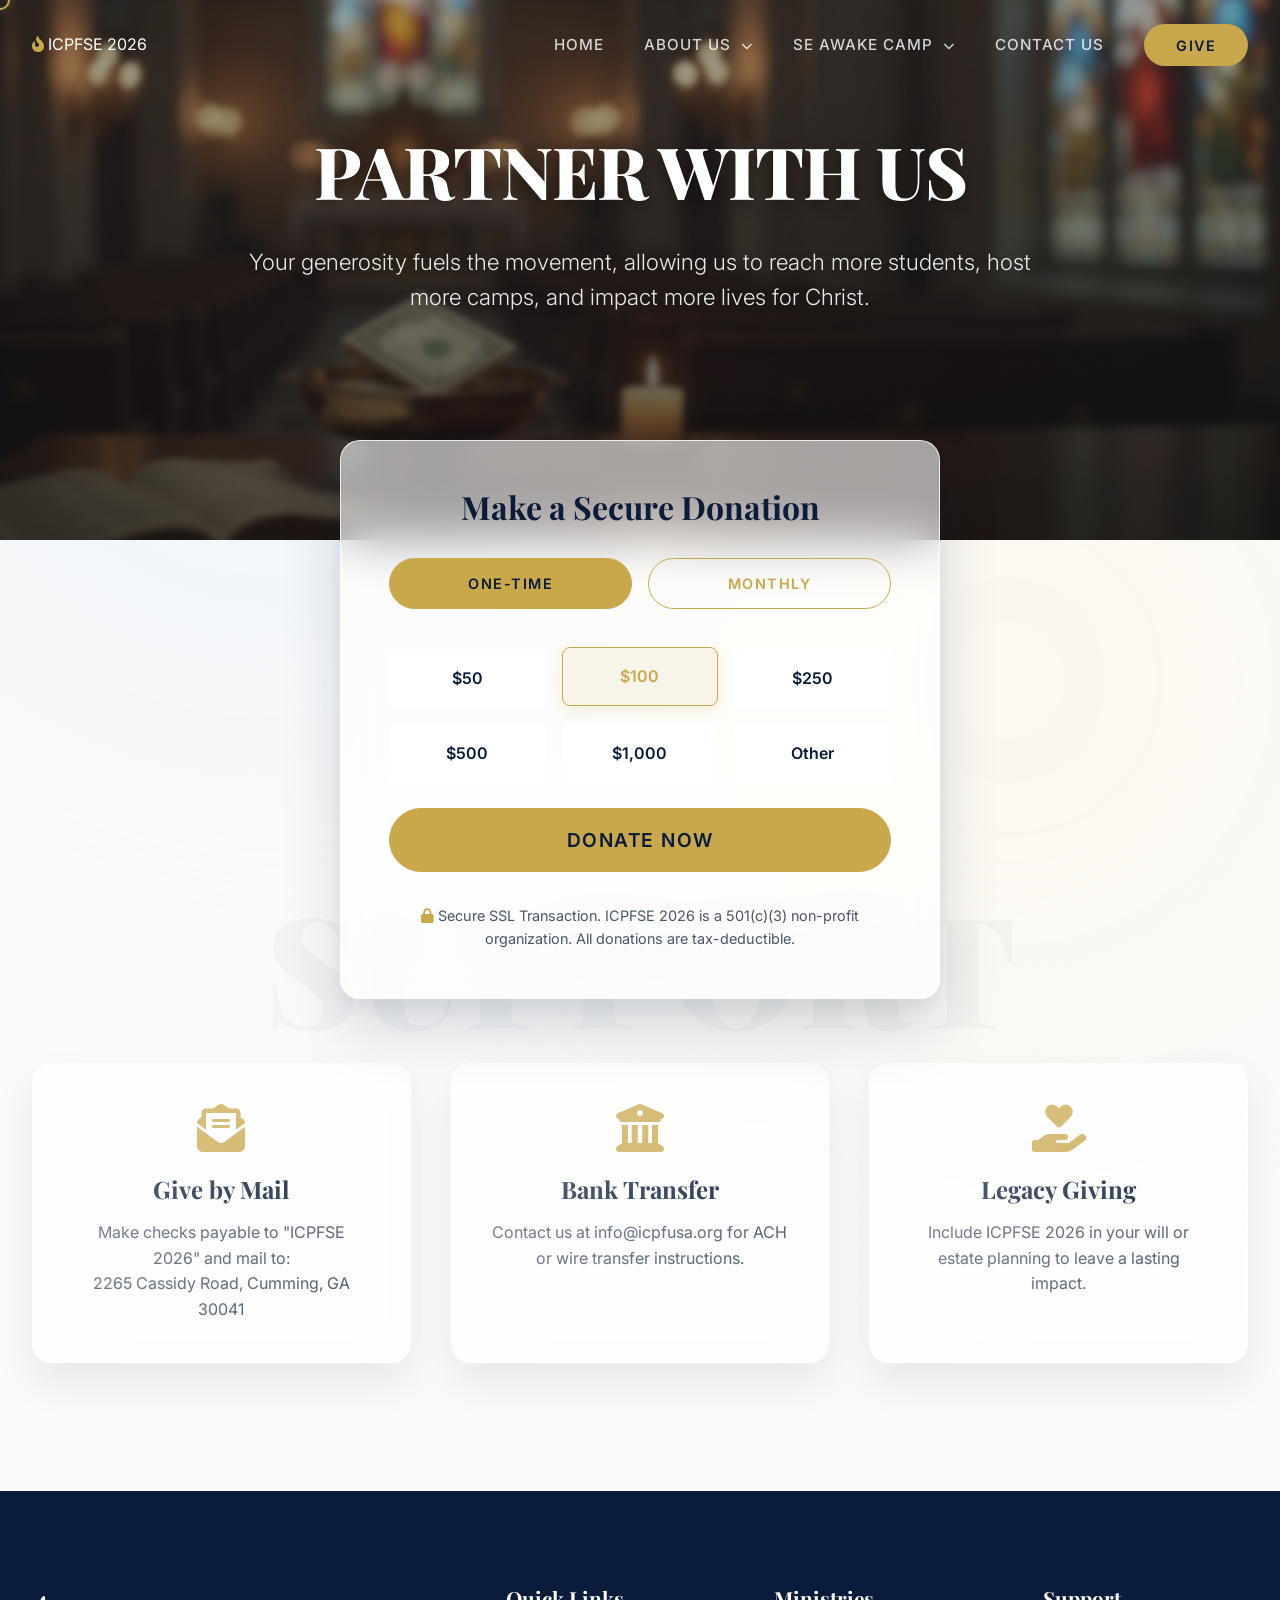
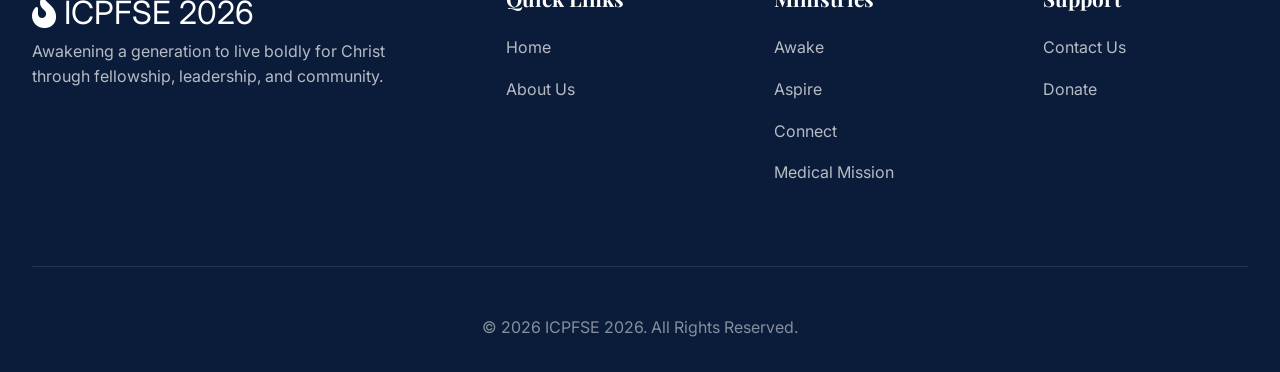
<file: give.html>
<!DOCTYPE html>
<html lang="en">

<head>
    <meta charset="UTF-8">
    <meta name="viewport" content="width=device-width, initial-scale=1.0">
    <title>Give | ICPFSE 2026</title>
    <meta name="description" content="Support the ministry of ICPFSE 2026 through your donations.">

    <link rel="preconnect" href="https://fonts.googleapis.com">
    <link rel="preconnect" href="https://fonts.gstatic.com" crossorigin>
    <link
        href="https://fonts.googleapis.com/css2?family=Inter:wght@300;400;500;600;700&family=Playfair+Display:ital,wght@0,400;0,600;0,700;1,400&display=swap"
        rel="stylesheet">

    <link rel="stylesheet" href="https://cdnjs.cloudflare.com/ajax/libs/font-awesome/6.4.0/css/all.min.css">

    <link rel="stylesheet" href="styles.css">

    <style>
        .donation-box {
            background: var(--glass-bg);
            backdrop-filter: var(--glass-blur);
            -webkit-backdrop-filter: var(--glass-blur);
            border: 1px solid var(--glass-border);
            border-radius: 20px;
            padding: 3rem;
            box-shadow: 0 30px 60px rgba(10, 28, 58, 0.15), 0 10px 20px rgba(0, 0, 0, 0.05);
            max-width: 600px;
            margin: -100px auto 4rem;
            position: relative;
            z-index: 10;
        }

        .amount-grid {
            display: grid;
            grid-template-columns: repeat(3, 1fr);
            gap: 1rem;
            margin-bottom: 1.5rem;
        }

        .amount-btn {
            padding: 1rem;
            border: 1px solid var(--glass-border);
            background: rgba(255, 255, 255, 0.8);
            border-radius: 8px;
            font-weight: 600;
            color: var(--color-navy);
            cursor: pointer;
            transition: all var(--transition-fast);
            text-align: center;
        }

        .amount-btn:hover,
        .amount-btn.active {
            border-color: var(--color-gold);
            background: rgba(201, 168, 76, 0.1);
            color: var(--color-gold);
            transform: translateY(-2px);
            box-shadow: 0 5px 15px rgba(201, 168, 76, 0.2);
        }

        .custom-amount {
            width: 100%;
            padding: 1rem;
            border: 1px solid var(--glass-border);
            background: rgba(255, 255, 255, 0.8);
            border-radius: 8px;
            margin-bottom: 2rem;
            font-family: var(--font-body);
            font-size: 1rem;
            transition: all var(--transition-fast);
        }

        .custom-amount:focus {
            outline: none;
            border-color: var(--color-gold);
            box-shadow: 0 0 10px rgba(201, 168, 76, 0.2);
        }

        .page-header h1 {
            color: var(--color-white) !important;
        }

        @media (max-width: 768px) {

            .page-header-bg,
            .hero-overlay {
                display: block !important;
                height: 100% !important;
            }

            .page-header h1,
            .page-header p {
                color: var(--color-white) !important;
            }

            .donation-box {
                padding: 2rem 1.25rem !important;
                margin: -60px auto 3rem !important;
                width: calc(100% - 2rem) !important;
            }

            .donation-box .btn {
                padding: 0.8rem 1rem !important;
                font-size: 0.85rem !important;
                letter-spacing: 1px !important;
            }

            .amount-grid {
                gap: 0.5rem !important;
                margin-bottom: 1rem !important;
            }

            .amount-btn {
                padding: 0.75rem 0.25rem !important;
                font-size: 0.85rem !important;
            }

            .custom-amount {
                padding: 0.8rem !important;
                margin-bottom: 1.5rem !important;
            }
        }

        @media (max-width: 480px) {
            .modal-content {
                padding: 1.75rem 1.25rem !important;
            }
            .giving-method {
                padding: 0.8rem 0.75rem !important;
            }
            .method-icon {
                width: 36px !important;
                height: 36px !important;
                font-size: 1.1rem !important;
                margin-right: 0.75rem !important;
            }
            .method-val {
                font-size: 0.8rem !important;
            }
        }

        /* Giving Options Modal Styles */
        .modal-overlay {
            position: fixed;
            top: 0;
            left: 0;
            width: 100%;
            height: 100%;
            background: rgba(10, 28, 58, 0.4);
            backdrop-filter: blur(8px);
            -webkit-backdrop-filter: blur(8px);
            display: flex;
            align-items: center;
            justify-content: center;
            z-index: 1000;
            opacity: 0;
            pointer-events: none;
            transition: opacity 0.3s ease;
        }

        .modal-overlay.active {
            opacity: 1;
            pointer-events: auto;
        }

        .modal-content {
            background: rgba(255, 255, 255, 0.98);
            border: 1px solid rgba(255, 255, 255, 0.8);
            border-radius: 24px;
            padding: 2.5rem;
            max-width: 480px;
            width: 90%;
            box-shadow: 0 30px 60px rgba(10, 28, 58, 0.2);
            position: relative;
            transform: scale(0.9);
            transition: transform 0.3s cubic-bezier(0.34, 1.56, 0.64, 1);
        }

        .modal-overlay.active .modal-content {
            transform: scale(1);
        }

        .modal-close {
            position: absolute;
            top: 1.25rem;
            right: 1.25rem;
            background: none;
            border: none;
            font-size: 1.8rem;
            color: var(--color-text-light);
            cursor: pointer;
            line-height: 1;
            transition: color 0.2s;
            width: 32px;
            height: 32px;
            display: flex;
            align-items: center;
            justify-content: center;
            border-radius: 50%;
        }

        .modal-close:hover {
            color: var(--color-navy);
            background: rgba(10, 28, 58, 0.05);
        }

        .modal-content h3 {
            color: var(--color-navy);
            font-size: 1.8rem;
            margin-bottom: 0.5rem;
            font-weight: 700;
        }

        .modal-content p {
            color: var(--color-text-light);
            margin-bottom: 2rem;
            font-size: 0.95rem;
            line-height: 1.5;
        }

        .giving-methods {
            display: flex;
            flex-direction: column;
            gap: 1rem;
        }

        .giving-method {
            display: flex;
            align-items: center;
            background: #f8fafc;
            border: 1px solid #e2e8f0;
            border-radius: 16px;
            padding: 1rem 1.2rem;
            transition: all 0.2s ease;
        }

        .giving-method:hover {
            border-color: var(--color-gold);
            background: #fff;
            box-shadow: 0 8px 20px rgba(10, 28, 58, 0.05);
        }

        .method-icon {
            width: 44px;
            height: 44px;
            border-radius: 12px;
            display: flex;
            align-items: center;
            justify-content: center;
            font-size: 1.4rem;
            margin-right: 1rem;
            flex-shrink: 0;
        }

        .zelle-bg {
            background: rgba(116, 20, 202, 0.1);
            color: #7414CA;
            font-weight: 800;
            font-family: 'Playfair Display', serif;
        }

        .venmo-bg {
            background: rgba(0, 140, 255, 0.1);
            color: #008CFF;
            font-weight: 800;
            font-family: 'Inter', sans-serif;
        }

        .paypal-bg {
            background: rgba(0, 48, 135, 0.1);
            color: #003087;
        }

        .method-details {
            flex: 1;
            display: flex;
            flex-direction: column;
            min-width: 0;
        }

        .method-name {
            font-weight: 700;
            color: var(--color-navy);
            font-size: 1rem;
        }

        .method-val {
            color: var(--color-text-light);
            font-size: 0.9rem;
            margin-top: 0.1rem;
            word-break: break-all;
            user-select: all;
        }

        .copy-btn {
            background: none;
            border: none;
            color: var(--color-text-light);
            cursor: pointer;
            font-size: 1.1rem;
            padding: 0.5rem;
            border-radius: 8px;
            transition: all 0.2s;
            flex-shrink: 0;
            margin-left: 0.5rem;
        }

        .copy-btn:hover {
            color: var(--color-gold);
            background: rgba(201, 168, 76, 0.1);
        }

        .copy-btn.copied {
            color: #10B981;
        }
    </style>
</head>

<body>

    <!-- Navigation -->
    <nav class="navbar">
        <div class="container nav-container">
            <a href="index.html" class="logo">
                <i class="fa-solid fa-fire-flame-curved"></i> ICPFSE 2026
            </a>

            <button class="hamburger">
                <i class="fa-solid fa-bars" style="color: var(--color-navy);"></i>
            </button>

            <div class="nav-links">
                <a href="index.html" class="nav-link">Home</a>
                <div class="dropdown">
                    <a href="about.html" class="nav-link">About Us <i class="fa-solid fa-chevron-down"
                            style="font-size: 0.7rem; margin-left: 5px; vertical-align: middle;"></i></a>
                    <div class="dropdown-menu">
                        <a href="leadership.html#leadership-team" class="dropdown-item">National Leadership</a>
                    </div>
                </div>
                <div class="dropdown">
                    <a href="awake-camp.html" class="nav-link">SE Awake Camp <i class="fa-solid fa-chevron-down"
                            style="font-size: 0.7rem; margin-left: 5px; vertical-align: middle;"></i></a>
                    <div class="dropdown-menu">
                        <a href="camp-team.html" class="dropdown-item">Camp Team</a>
                        <a href="registration.html" class="dropdown-item">Registration</a>
                        <a href="speakers.html" class="dropdown-item">Speakers</a>
                        <a href="partner-churches.html" class="dropdown-item">Partner Churches</a>
                    </div>
                </div>
                <a href="events.html" class="nav-link" style="display: none;">Events</a>
                <a href="blog.html" class="nav-link" style="display: none;">Blog</a>
                <a href="contact.html" class="nav-link">Contact Us</a>
                <a href="give.html" class="btn nav-give-btn">Give</a>
            </div>
        </div>
    </nav>

    <!-- Page Header -->
    <header class="page-header">
        <div class="page-header-bg" style="background: url('give.jpg') center/cover;">
        </div>
        <div class="hero-overlay"></div>
        <div class="container" style="position: relative; z-index: 3; padding-bottom: 10rem;">
            <h1 class="animate-slide-up delay-100" style="font-size: 4.5rem; text-transform: uppercase;">Partner With Us
            </h1>
            <p class="animate-slide-up delay-200"
                style="font-size: 1.4rem; font-weight: 300; max-width: 800px; margin: 2rem auto 0; color: rgba(255,255,255,0.9);">
                Your generosity fuels the movement, allowing us to reach more students, host more camps, and impact more
                lives for Christ.
            </p>
        </div>
    </header>

    <!-- Donation Section -->
    <section style="position: relative; overflow: visible; padding-bottom: 8rem;">
        <div class="bg-text">SUPPORT</div>
        <div class="container">
            <div class="donation-box animate-slide-up delay-300">
                <h3 style="text-align: center; color: var(--color-navy); font-size: 2rem; margin-bottom: 2rem;">Make a
                    Secure Donation</h3>

                <div style="display: flex; gap: 1rem; margin-bottom: 2.5rem;">
                    <button id="btn-one-time" class="btn" style="flex: 1; text-align: center;">One-Time</button>
                    <button id="btn-monthly" class="btn-outline btn" style="flex: 1; text-align: center;">Monthly</button>
                </div>

                <div class="amount-grid">
                    <div class="amount-btn">$50</div>
                    <div class="amount-btn active">$100</div>
                    <div class="amount-btn">$250</div>
                    <div class="amount-btn">$500</div>
                    <div class="amount-btn">$1,000</div>
                    <div class="amount-btn">Other</div>
                </div>

                <input type="text" class="custom-amount" placeholder="Enter custom amount ($)" style="display: none;">

                <button class="btn" id="donate-btn" style="width: 100%; font-size: 1.2rem; padding: 1.2rem;">Donate Now</button>

                <p style="text-align: center; font-size: 0.9rem; color: var(--color-text-light); margin-top: 2rem;">
                    <i class="fa-solid fa-lock" style="color: var(--color-gold);"></i> Secure SSL Transaction. ICPFSE
                    2026
                    is a 501(c)(3) non-profit organization. All donations are tax-deductible.
                </p>
            </div>

            <div class="creative-cards-grid animate-fade-in delay-400" style="margin-top: 4rem;">
                <div class="tilt-card text-center" style="padding: 2.5rem;">
                    <i class="fa-solid fa-envelope-open-text tilt-content"
                        style="font-size: 3rem; color: var(--color-gold); margin-bottom: 1.5rem; display: block;"></i>
                    <h3 class="tilt-content" style="font-size: 1.5rem; color: var(--color-navy); margin-bottom: 1rem;">
                        Give by Mail</h3>
                    <p class="tilt-content" style="color: var(--color-text-light); font-size: 1rem;">Make checks payable
                        to "ICPFSE 2026" and mail to:<br>2265 Cassidy Road, Cumming, GA 30041</p>
                </div>
                <div class="tilt-card text-center" style="padding: 2.5rem;">
                    <i class="fa-solid fa-building-columns tilt-content"
                        style="font-size: 3rem; color: var(--color-gold); margin-bottom: 1.5rem; display: block;"></i>
                    <h3 class="tilt-content" style="font-size: 1.5rem; color: var(--color-navy); margin-bottom: 1rem;">
                        Bank Transfer</h3>
                    <p class="tilt-content" style="color: var(--color-text-light); font-size: 1rem;">Contact us at
                        info@icpfusa.org for ACH or wire transfer instructions.</p>
                </div>
                <div class="tilt-card text-center" style="padding: 2.5rem;">
                    <i class="fa-solid fa-hand-holding-heart tilt-content"
                        style="font-size: 3rem; color: var(--color-gold); margin-bottom: 1.5rem; display: block;"></i>
                    <h3 class="tilt-content" style="font-size: 1.5rem; color: var(--color-navy); margin-bottom: 1rem;">
                        Legacy Giving</h3>
                    <p class="tilt-content" style="color: var(--color-text-light); font-size: 1rem;">Include ICPFSE 2026
                        in
                        your will or estate planning to leave a lasting impact.</p>
                </div>
            </div>
        </div>
    </section>

    <!-- Giving Options Modal -->
    <div id="giving-modal" class="modal-overlay">
        <div class="modal-content">
            <button class="modal-close" id="modal-close-btn">&times;</button>
            <h3>Giving Options</h3>
            <p>Choose your preferred payment method below to complete your secure donation to ICPF USA.</p>
            <div class="giving-methods">
                <div class="giving-method" style="flex-direction: column; align-items: stretch; gap: 0.75rem;">
                    <div style="display: flex; align-items: center; width: 100%;">
                        <div class="method-icon zelle-bg">Z</div>
                        <div class="method-details">
                            <span class="method-name">Zelle</span>
                            <span class="method-val" id="zelle-val">giving@icpfusa.org</span>
                        </div>
                        <button class="copy-btn" data-target="zelle-val" title="Copy to clipboard" style="margin-left: auto;">
                            <i class="fa-regular fa-copy"></i>
                        </button>
                    </div>
                    <a href="https://www.zellepay.com/go" id="zelle-donate-link" target="_blank" class="btn" style="width: 100% !important; padding: 0.8rem 1rem !important; font-size: 0.9rem !important; border-radius: 50px !important; text-align: center !important; margin-top: 0.2rem !important; display: block !important; box-sizing: border-box !important; background: #7414CA !important; border-color: #7414CA !important; color: #fff !important; text-transform: uppercase; font-weight: 600; letter-spacing: 1px;">
                        <i class="fa-solid fa-building-columns" style="margin-right: 8px;"></i> Send via Zelle
                    </a>
                </div>
                <div class="giving-method" style="flex-direction: column; align-items: stretch; gap: 0.75rem;">
                    <div style="display: flex; align-items: center; width: 100%;">
                        <div class="method-icon venmo-bg">V</div>
                        <div class="method-details">
                            <span class="method-name">Venmo</span>
                            <span class="method-val" id="venmo-val">ICPF-USA</span>
                        </div>
                        <button class="copy-btn" data-target="venmo-val" title="Copy to clipboard" style="margin-left: auto;">
                            <i class="fa-regular fa-copy"></i>
                        </button>
                    </div>
                    <a href="#" id="venmo-donate-link" target="_blank" class="btn" style="width: 100% !important; padding: 0.8rem 1rem !important; font-size: 0.9rem !important; border-radius: 50px !important; text-align: center !important; margin-top: 0.2rem !important; display: block !important; box-sizing: border-box !important; background: #008CFF !important; border-color: #008CFF !important; color: #fff !important; text-transform: uppercase; font-weight: 600; letter-spacing: 1px;">
                        <i class="fa-brands fa-venmo" style="margin-right: 8px;"></i> Pay with Venmo
                    </a>
                </div>
                <div class="giving-method" style="flex-direction: column; align-items: stretch; gap: 0.75rem;">
                    <div style="display: flex; align-items: center; width: 100%;">
                        <div class="method-icon paypal-bg">
                            <i class="fa-brands fa-paypal"></i>
                        </div>
                        <div class="method-details">
                            <span class="method-name">PayPal / Credit Card</span>
                            <span class="method-val" id="paypal-val">icpfusa@gmail.com</span>
                        </div>
                        <button class="copy-btn" data-target="paypal-val" title="Copy to clipboard" style="margin-left: auto;">
                            <i class="fa-regular fa-copy"></i>
                        </button>
                    </div>
                    <a href="#" id="paypal-donate-link" target="_blank" class="btn" style="width: 100% !important; padding: 0.8rem 1rem !important; font-size: 0.9rem !important; border-radius: 50px !important; text-align: center !important; margin-top: 0.2rem !important; display: block !important; box-sizing: border-box !important;">
                        <i class="fa-brands fa-paypal" style="margin-right: 8px;"></i> Pay Now
                    </a>
                </div>
            </div>
            <p id="recurring-note" style="text-align: center; font-size: 0.85rem; color: var(--color-text-light); margin-top: 1.5rem; display: none; font-style: italic; line-height: 1.4;"></p>
        </div>
    </div>

    <!-- Footer -->
    <footer class="footer">
        <div class="container">
            <div class="footer-grid">
                <div class="footer-brand">
                    <a href="index.html" class="logo"
                        style="font-size: 2rem; margin-bottom: 1.5rem; color: var(--color-white);">
                        <i class="fa-solid fa-fire-flame-curved"></i> ICPFSE 2026
                    </a>
                    <p style="color: rgba(255,255,255,0.7); font-size: 1rem;">Awakening a generation to live boldly for
                        Christ through fellowship, leadership, and community.</p>
                </div>

                <div>
                    <h4 class="footer-title">Quick Links</h4>
                    <ul class="footer-links">
                        <li><a href="index.html">Home</a></li>
                        <li><a href="about.html">About Us</a></li>
                        <li style="display: none;"><a href="events.html">Events</a></li>
                        <li style="display: none;"><a href="blog.html">Blog</a></li>
                    </ul>
                </div>

                <div>
                    <h4 class="footer-title">Ministries</h4>
                    <ul class="footer-links">
                        <li><a href="awake-camp.html#awake">Awake</a></li>
                        <li><a href="awake-camp.html#aspire">Aspire</a></li>
                        <li><a href="awake-camp.html#connect">Connect</a></li>
                        <li><a href="awake-camp.html#medical">Medical Mission</a></li>
                    </ul>
                </div>

                <div>
                    <h4 class="footer-title">Support</h4>
                    <ul class="footer-links">
                        <li><a href="contact.html">Contact Us</a></li>
                        <li><a href="give.html">Donate</a></li>
                    </ul>
                </div>
            </div>

            <div
                style="text-align: center; padding-top: 3rem; border-top: 1px solid rgba(255,255,255,0.1); color: rgba(255,255,255,0.5);">
                <p>&copy; 2026 ICPFSE 2026. All Rights Reserved.</p>
            </div>
        </div>
    </footer>

    <script src="script.js"></script>
    <script>
        document.querySelectorAll('.amount-btn').forEach(btn => {
            btn.addEventListener('click', function () {
                document.querySelectorAll('.amount-btn').forEach(b => b.classList.remove('active'));
                this.classList.add('active');

                if (this.innerText === 'Other') {
                    document.querySelector('.custom-amount').style.display = 'block';
                    document.querySelector('.custom-amount').focus();
                } else {
                    document.querySelector('.custom-amount').style.display = 'none';
                }
            });
        });

        // Toggle One-Time vs Monthly
        let frequency = 'one-time';
        const btnOneTime = document.getElementById('btn-one-time');
        const btnMonthly = document.getElementById('btn-monthly');
        
        btnOneTime.addEventListener('click', function(e) {
            e.preventDefault();
            frequency = 'one-time';
            btnOneTime.classList.remove('btn-outline');
            btnMonthly.classList.add('btn-outline');
        });
        
        btnMonthly.addEventListener('click', function(e) {
            e.preventDefault();
            frequency = 'monthly';
            btnMonthly.classList.remove('btn-outline');
            btnOneTime.classList.add('btn-outline');
        });

        // Modal Functionality
        const donateBtn = document.getElementById('donate-btn');
        const givingModal = document.getElementById('giving-modal');
        const modalCloseBtn = document.getElementById('modal-close-btn');
 
        donateBtn.addEventListener('click', function(e) {
            e.preventDefault();
            
            // Get selected amount
            let amount = '';
            const activeBtn = document.querySelector('.amount-btn.active');
            if (activeBtn) {
                if (activeBtn.innerText === 'Other') {
                    amount = document.querySelector('.custom-amount').value.trim();
                } else {
                    amount = activeBtn.innerText.replace('$', '').replace(',', '');
                }
            }
            
            // Clean up the amount
            amount = parseFloat(amount);
            
            const isMonthly = frequency === 'monthly';
            const freqSuffixText = isMonthly ? ' Monthly' : '';
            const recurringNote = document.getElementById('recurring-note');
            
            if (isMonthly) {
                recurringNote.innerHTML = `<i class="fa-solid fa-circle-info" style="color: var(--color-gold); margin-right: 5px;"></i> Note: For Zelle and Venmo, please set up a repeating/recurring schedule directly within your bank or Venmo app.`;
                recurringNote.style.display = 'block';
            } else {
                recurringNote.style.display = 'none';
            }
            
            // Update Zelle Button Text
            const zelleLink = document.getElementById('zelle-donate-link');
            if (!isNaN(amount) && amount > 0) {
                zelleLink.innerHTML = `<i class="fa-solid fa-building-columns" style="margin-right: 8px;"></i> Send $${amount}${freqSuffixText} via Zelle`;
            } else {
                zelleLink.innerHTML = `<i class="fa-solid fa-building-columns" style="margin-right: 8px;"></i> Open Zelle Bank Portal`;
            }
            
            // Update Venmo Link
            const venmoLink = document.getElementById('venmo-donate-link');
            if (!isNaN(amount) && amount > 0) {
                const venmoNote = isMonthly ? 'Monthly Donation to ICPF USA' : 'Donation to ICPF USA';
                venmoLink.href = `https://account.venmo.com/pay?txn=pay&recipients=ICPF-USA&amount=${amount}&note=${encodeURIComponent(venmoNote)}`;
                venmoLink.innerHTML = `<i class="fa-brands fa-venmo" style="margin-right: 8px;"></i> Pay $${amount}${freqSuffixText} on Venmo`;
            } else {
                venmoLink.href = `https://venmo.com/ICPF-USA`;
                venmoLink.innerHTML = `<i class="fa-brands fa-venmo" style="margin-right: 8px;"></i> Open Venmo Profile`;
            }
            
            // Update PayPal Link
            const paypalLink = document.getElementById('paypal-donate-link');
            if (!isNaN(amount) && amount > 0) {
                if (isMonthly) {
                    paypalLink.href = `https://www.paypal.com/cgi-bin/webscr?cmd=_xclick-subscriptions&business=icpfusa@gmail.com&currency_code=USD&a3=${amount}&p3=1&t3=M&src=1&item_name=Monthly+Donation+to+ICPF+USA`;
                    paypalLink.innerHTML = `<i class="fa-brands fa-paypal" style="margin-right: 8px;"></i> Subscribe $${amount}/Month`;
                } else {
                    paypalLink.href = `https://www.paypal.com/cgi-bin/webscr?cmd=_donations&business=icpfusa@gmail.com&currency_code=USD&amount=${amount}&item_name=Donation+to+ICPF+USA`;
                    paypalLink.innerHTML = `<i class="fa-brands fa-paypal" style="margin-right: 8px;"></i> Pay $${amount} Now`;
                }
            } else {
                paypalLink.href = `https://www.paypal.com/cgi-bin/webscr?cmd=_donations&business=icpfusa@gmail.com&currency_code=USD&item_name=Donation+to+ICPF+USA`;
                paypalLink.innerHTML = `<i class="fa-brands fa-paypal" style="margin-right: 8px;"></i> Pay Online Now`;
            }
            
            givingModal.classList.add('active');
            document.body.style.overflow = 'hidden'; // Disable scroll under modal
        });

        const closeModal = () => {
            givingModal.classList.remove('active');
            document.body.style.overflow = ''; // Re-enable scroll
        };

        modalCloseBtn.addEventListener('click', closeModal);
        givingModal.addEventListener('click', function(e) {
            if (e.target === givingModal) {
                closeModal();
            }
        });

        // Copy to clipboard functionality
        document.querySelectorAll('.copy-btn').forEach(btn => {
            btn.addEventListener('click', function() {
                const targetId = this.getAttribute('data-target');
                const textToCopy = document.getElementById(targetId).textContent;
                
                navigator.clipboard.writeText(textToCopy).then(() => {
                    // Visual feedback
                    const icon = this.querySelector('i');
                    icon.className = 'fa-solid fa-check';
                    this.classList.add('copied');
                    
                    setTimeout(() => {
                        icon.className = 'fa-regular fa-copy';
                        this.classList.remove('copied');
                    }, 2000);
                }).catch(err => {
                    console.error('Failed to copy text: ', err);
                });
            });
        });
    </script>
</body>

</html>
</file>
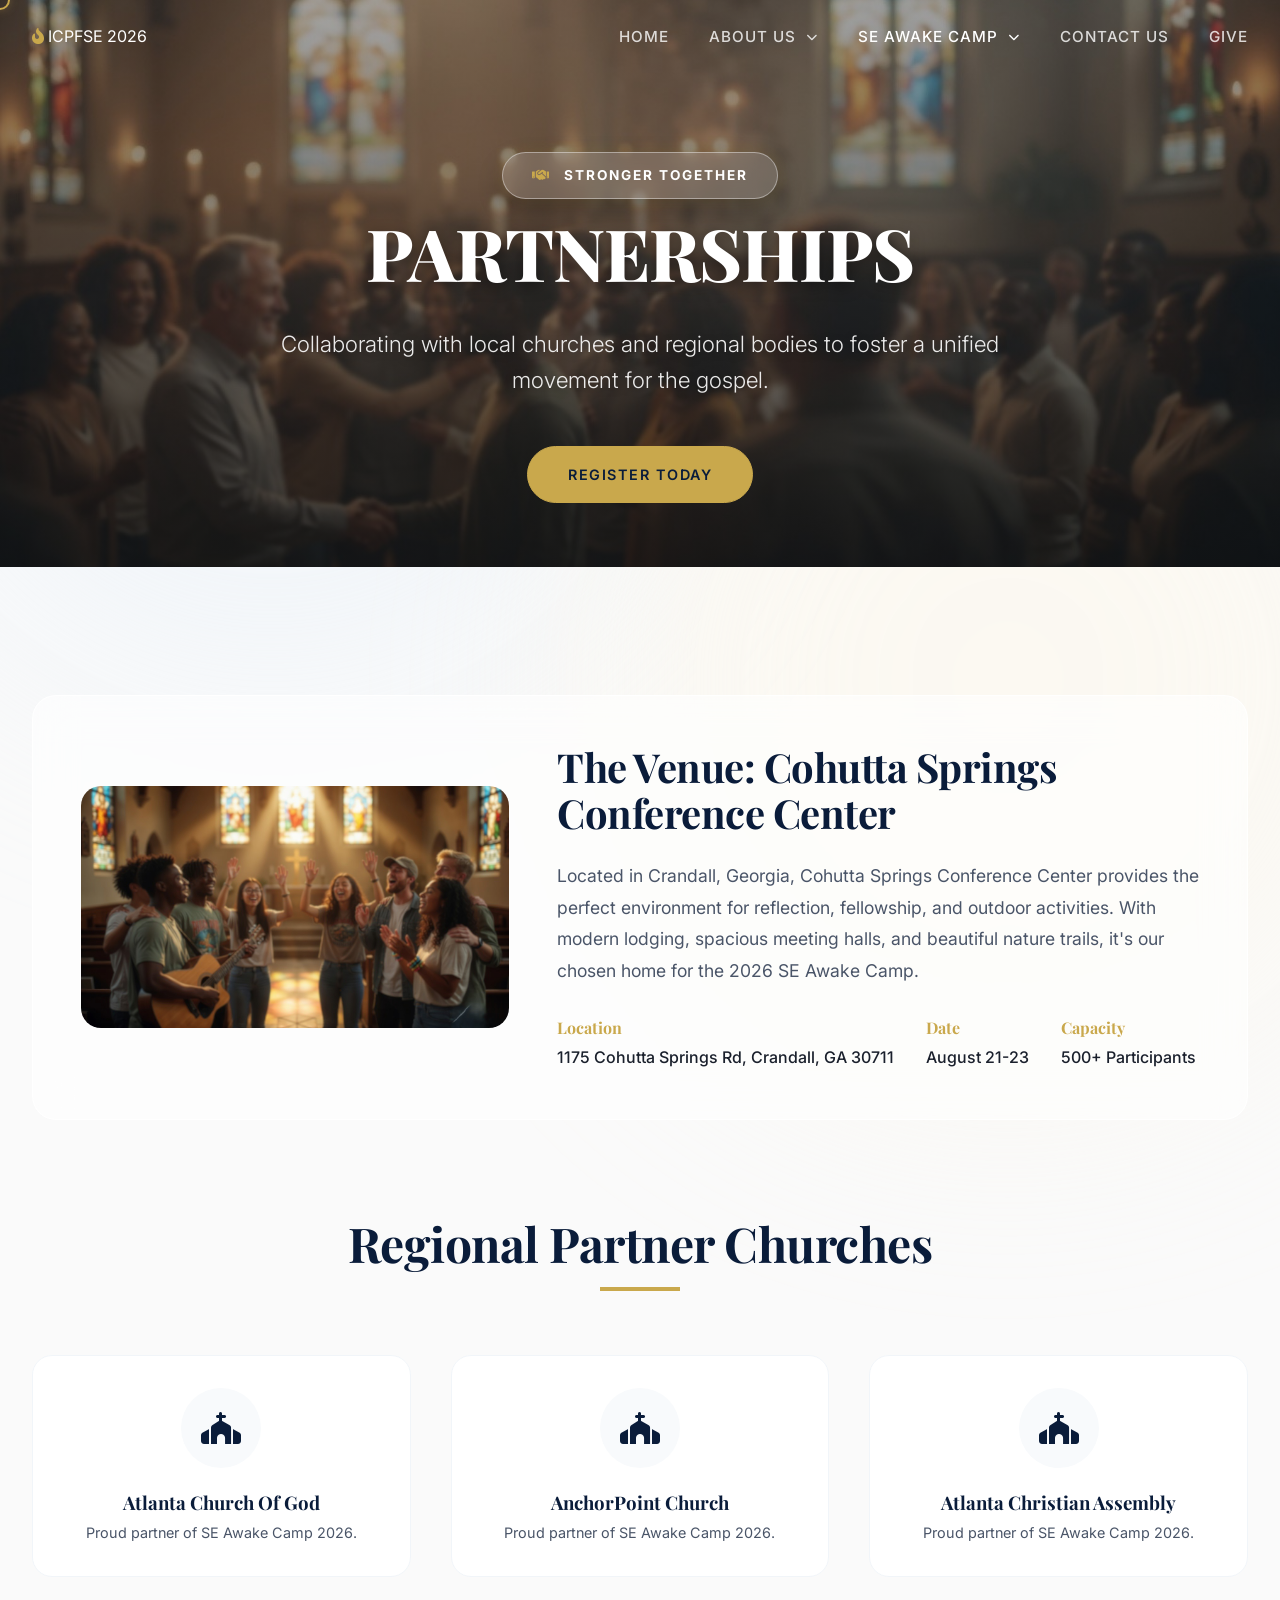
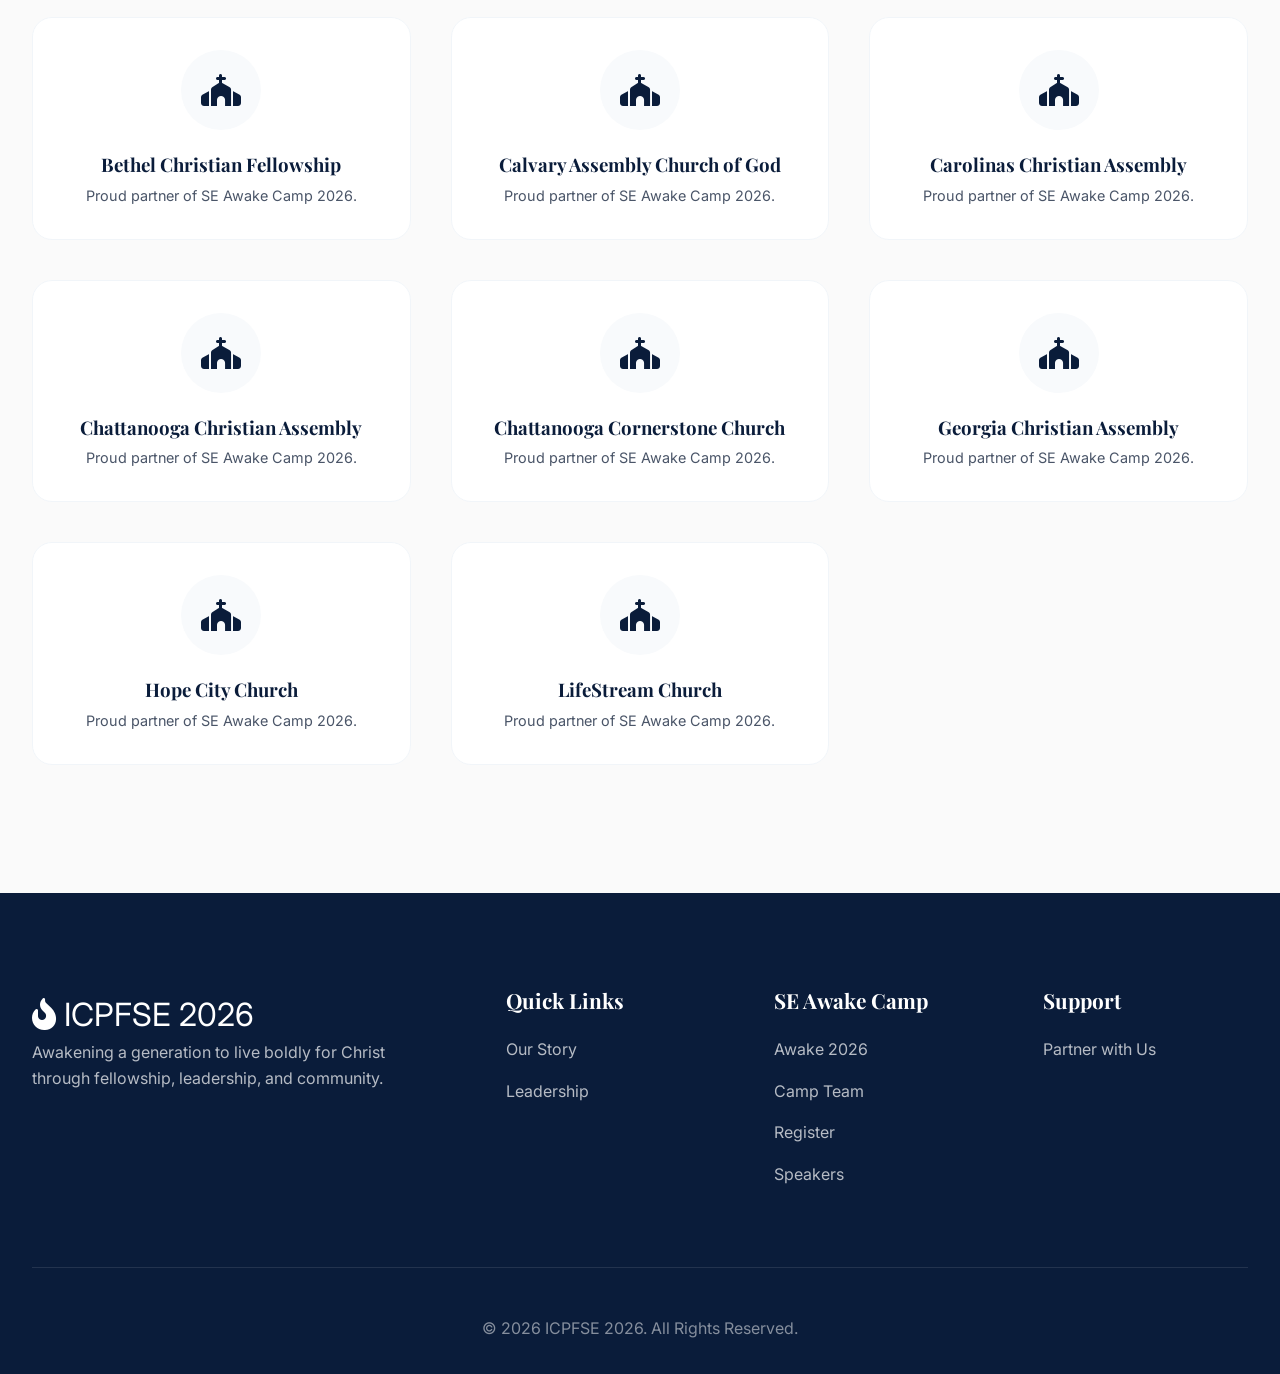
<file: partner-churches.html>
<!DOCTYPE html>
<html lang="en">

<head>
    <meta charset="UTF-8">
    <meta name="viewport" content="width=device-width, initial-scale=1.0">
    <title>Partner Churches | SE Awake Camp 2026</title>
    <meta name="description" content="Meet our regional partner churches and the venue for SE Awake Camp 2026.">

    <link rel="preconnect" href="https://fonts.googleapis.com">
    <link rel="preconnect" href="https://fonts.gstatic.com" crossorigin>
    <link
        href="https://fonts.googleapis.com/css2?family=Inter:wght@300;400;500;600;700&family=Playfair+Display:ital,wght@0,400;0,600;0,700;1,400&display=swap"
        rel="stylesheet">

    <link rel="stylesheet" href="https://cdnjs.cloudflare.com/ajax/libs/font-awesome/6.4.0/css/all.min.css">
    <link rel="stylesheet" href="styles.css">

    <style>
        .venue-card {
            background: var(--glass-bg);
            backdrop-filter: blur(20px);
            border: 1px solid var(--glass-border);
            border-radius: 24px;
            padding: 3rem;
            display: flex;
            gap: 3rem;
            align-items: center;
            margin-bottom: 6rem;
            box-shadow: var(--shadow-lg);
        }

        .venue-img {
            flex: 1;
            border-radius: 16px;
            overflow: hidden;
            box-shadow: var(--shadow-md);
        }

        .venue-info {
            flex: 1.5;
        }

        .church-card {
            background: white;
            padding: 2rem;
            border-radius: 20px;
            text-align: center;
            box-shadow: var(--shadow-sm);
            transition: all var(--transition-medium);
            border: 1px solid #f1f5f9;
        }

        .church-card:hover {
            transform: translateY(-10px);
            box-shadow: var(--shadow-lg);
            border-color: var(--color-gold);
        }

        .church-icon {
            width: 80px;
            height: 80px;
            background: #f8fafc;
            border-radius: 50%;
            display: flex;
            align-items: center;
            justify-content: center;
            margin: 0 auto 1.5rem;
            font-size: 2rem;
            color: var(--color-navy);
            transition: all var(--transition-medium);
        }

        .church-card:hover .church-icon {
            background: var(--color-navy);
            color: white;
        }
    </style>
</head>

<body>

    <!-- Navigation -->
    <nav class="navbar">
        <div class="container nav-container">
            <a href="index.html" class="logo">
                <i class="fa-solid fa-fire-flame-curved"></i> ICPFSE 2026
            </a>

            <button class="hamburger">
                <i class="fa-solid fa-bars" style="color: var(--color-navy);"></i>
            </button>

            <div class="nav-links">
                <a href="index.html" class="nav-link">Home</a>
                <div class="dropdown">
                    <a href="about.html" class="nav-link">About Us <i class="fa-solid fa-chevron-down"
                            style="font-size: 0.7rem; margin-left: 5px; vertical-align: middle;"></i></a>
                    <div class="dropdown-menu">
                        <a href="leadership.html#leadership-team" class="dropdown-item">National Leadership</a>
                    </div>
                </div>
                <div class="dropdown">
                    <a href="awake-camp.html" class="nav-link active">SE Awake Camp <i class="fa-solid fa-chevron-down"
                            style="font-size: 0.7rem; margin-left: 5px; vertical-align: middle;"></i></a>
                    <div class="dropdown-menu">
                        <a href="camp-team.html" class="dropdown-item">Camp Team</a>
                        <a href="registration.html" class="dropdown-item">Registration</a>
                        <a href="speakers.html" class="dropdown-item">Speakers</a>
                        <a href="partner-churches.html" class="dropdown-item">Partner Churches</a>
                    </div>
                </div>
                <a href="events.html" class="nav-link" style="display: none;">Events</a>
                <a href="blog.html" class="nav-link" style="display: none;">Blog</a>
                <a href="contact.html" class="nav-link">Contact Us</a>
                <a href="give.html" class="nav-link">Give</a>
            </div>
        </div>
    </nav>

    <!-- Page Header -->
    <header class="page-header">
        <div class="page-header-bg" style="background: url('partner-churches.jpg') center/cover;">
        </div>
        <div class="hero-overlay"></div>
        <div class="container" style="position: relative; z-index: 3;">
            <div class="hero-badge-creative animate-slide-up">
                <i class="fa-solid fa-handshake" style="color: var(--color-gold);"></i> <span>Stronger Together</span>
            </div>
            <h1 class="animate-slide-up delay-100" style="font-size: 4.5rem; text-transform: uppercase;color: white;">
                Partnerships</h1>
            <p class="animate-slide-up delay-200"
                style="font-size: 1.4rem; font-weight: 300; max-width: 800px; margin: 2rem auto 0; color: rgba(255,255,255,0.9);">
                Collaborating with local churches and regional bodies to foster a unified movement for the gospel.
            </p>
            <div class="animate-slide-up delay-300 hero-buttons" style="margin-top: 3rem;">
                <a href="registration.html" class="btn">Register Today</a>
            </div>
        </div>
    </header>

    <!-- Main Section -->
    <section class="section-padding">
        <div class="container">

            <!-- Venue Focus -->
            <div class="venue-card animate-slide-up delay-300">
                <div class="venue-img">
                    <img src="secampaw.jpg" alt="Cohutta Springs Conference Center"
                        style="width: 100%; display: block; border-radius: 20px;">
                </div>
                <div class="venue-info">
                    <h2 style="font-size: 2.5rem; color: var(--color-navy); margin-bottom: 1.5rem;">The Venue: Cohutta
                        Springs
                        Conference Center</h2>
                    <p
                        style="color: var(--color-text-light); line-height: 1.8; font-size: 1.1rem; margin-bottom: 2rem;">
                        Located in Crandall, Georgia, Cohutta Springs Conference Center provides the perfect environment
                        for reflection, fellowship, and outdoor activities. With modern lodging, spacious meeting halls,
                        and beautiful nature trails, it's our chosen home for the 2026 SE Awake Camp.
                    </p>
                    <div style="display: flex; gap: 2rem; flex-wrap: wrap;">
                        <div>
                            <h4 style="color: var(--color-gold); margin-bottom: 0.5rem;">Location</h4>
                            <p style="font-weight: 500;">1175 Cohutta Springs Rd, Crandall, GA 30711</p>
                        </div>
                        <div>
                            <h4 style="color: var(--color-gold); margin-bottom: 0.5rem;">Date</h4>
                            <p style="font-weight: 500;">August 21-23</p>
                        </div>
                        <div>
                            <h4 style="color: var(--color-gold); margin-bottom: 0.5rem;">Capacity</h4>
                            <p style="font-weight: 500;">500+ Participants</p>
                        </div>
                    </div>
                </div>
            </div>

            <!-- Partner Grid -->
            <div class="text-center animate-slide-up" style="margin-bottom: 4rem;">
                <h2 style="font-size: 3rem; color: var(--color-navy);">Regional Partner Churches</h2>
                <div style="width: 80px; height: 4px; background: var(--color-gold); margin: 1rem auto;"></div>
            </div>

            <div class="partner-grid">
                <!-- Partner 1 -->
                <div class="church-card animate-slide-up delay-100">
                    <div class="church-icon"><i class="fa-solid fa-church"></i></div>
                    <h3 style="color: var(--color-navy); margin-bottom: 0.5rem;">Atlanta Church Of God</h3>
                    <p style="color: var(--color-text-light); font-size: 0.9rem;">Proud partner of SE Awake Camp 2026.</p>
                </div>
                <!-- Partner 2 -->
                <div class="church-card animate-slide-up delay-100">
                    <div class="church-icon"><i class="fa-solid fa-church"></i></div>
                    <h3 style="color: var(--color-navy); margin-bottom: 0.5rem;">AnchorPoint Church</h3>
                    <p style="color: var(--color-text-light); font-size: 0.9rem;">Proud partner of SE Awake Camp 2026.</p>
                </div>
                <!-- Partner 3 -->
                <div class="church-card animate-slide-up delay-200">
                    <div class="church-icon"><i class="fa-solid fa-church"></i></div>
                    <h3 style="color: var(--color-navy); margin-bottom: 0.5rem;">Atlanta Christian Assembly</h3>
                    <p style="color: var(--color-text-light); font-size: 0.9rem;">Proud partner of SE Awake Camp 2026.</p>
                </div>
                <!-- Partner 4 -->
                <div class="church-card animate-slide-up delay-200">
                    <div class="church-icon"><i class="fa-solid fa-church"></i></div>
                    <h3 style="color: var(--color-navy); margin-bottom: 0.5rem;">Bethel Christian Fellowship</h3>
                    <p style="color: var(--color-text-light); font-size: 0.9rem;">Proud partner of SE Awake Camp 2026.</p>
                </div>
                <!-- Partner 5 -->
                <div class="church-card animate-slide-up delay-300">
                    <div class="church-icon"><i class="fa-solid fa-church"></i></div>
                    <h3 style="color: var(--color-navy); margin-bottom: 0.5rem;">Calvary Assembly Church of God</h3>
                    <p style="color: var(--color-text-light); font-size: 0.9rem;">Proud partner of SE Awake Camp 2026.</p>
                </div>
                <!-- Partner 6 -->
                <div class="church-card animate-slide-up delay-300">
                    <div class="church-icon"><i class="fa-solid fa-church"></i></div>
                    <h3 style="color: var(--color-navy); margin-bottom: 0.5rem;">Carolinas Christian Assembly</h3>
                    <p style="color: var(--color-text-light); font-size: 0.9rem;">Proud partner of SE Awake Camp 2026.</p>
                </div>
                <!-- Partner 7 -->
                <div class="church-card animate-slide-up delay-400">
                    <div class="church-icon"><i class="fa-solid fa-church"></i></div>
                    <h3 style="color: var(--color-navy); margin-bottom: 0.5rem;">Chattanooga Christian Assembly</h3>
                    <p style="color: var(--color-text-light); font-size: 0.9rem;">Proud partner of SE Awake Camp 2026.</p>
                </div>
                <!-- Partner 8 -->
                <div class="church-card animate-slide-up delay-400">
                    <div class="church-icon"><i class="fa-solid fa-church"></i></div>
                    <h3 style="color: var(--color-navy); margin-bottom: 0.5rem;">Chattanooga Cornerstone Church</h3>
                    <p style="color: var(--color-text-light); font-size: 0.9rem;">Proud partner of SE Awake Camp 2026.</p>
                </div>
                <!-- Partner 9 -->
                <div class="church-card animate-slide-up delay-500">
                    <div class="church-icon"><i class="fa-solid fa-church"></i></div>
                    <h3 style="color: var(--color-navy); margin-bottom: 0.5rem;">Georgia Christian Assembly</h3>
                    <p style="color: var(--color-text-light); font-size: 0.9rem;">Proud partner of SE Awake Camp 2026.</p>
                </div>
                <!-- Partner 10 -->
                <div class="church-card animate-slide-up delay-500">
                    <div class="church-icon"><i class="fa-solid fa-church"></i></div>
                    <h3 style="color: var(--color-navy); margin-bottom: 0.5rem;">Hope City Church</h3>
                    <p style="color: var(--color-text-light); font-size: 0.9rem;">Proud partner of SE Awake Camp 2026.</p>
                </div>
                <!-- Partner 11 -->
                <div class="church-card animate-slide-up delay-600">
                    <div class="church-icon"><i class="fa-solid fa-church"></i></div>
                    <h3 style="color: var(--color-navy); margin-bottom: 0.5rem;">LifeStream Church</h3>
                    <p style="color: var(--color-text-light); font-size: 0.9rem;">Proud partner of SE Awake Camp 2026.</p>
                </div>
            </div>
        </div>
    </section>

    <!-- Footer -->
    <footer class="footer">
        <div class="container">
            <div class="footer-grid">
                <div class="footer-brand">
                    <a href="index.html" class="logo"
                        style="font-size: 2rem; margin-bottom: 1.5rem; color: var(--color-white);">
                        <i class="fa-solid fa-fire-flame-curved"></i> ICPFSE 2026
                    </a>
                    <p style="color: rgba(255,255,255,0.7); font-size: 1rem;">Awakening a generation to live boldly for
                        Christ through fellowship, leadership, and community.</p>
                </div>
                <div>
                    <h4 class="footer-title">Quick Links</h4>
                    <ul class="footer-links">
                        <li><a href="about.html">Our Story</a></li>
                        <li><a href="leadership.html#leadership-team">Leadership</a></li>
                        <li style="display: none;"><a href="events.html">Events</a></li>
                        <li style="display: none;"><a href="blog.html">Blog</a></li>
                    </ul>
                </div>
                <div>
                    <h4 class="footer-title">SE Awake Camp</h4>
                    <ul class="footer-links">
                        <li><a href="awake-camp.html#awake">Awake 2026</a></li>
                        <li><a href="camp-team.html">Camp Team</a></li>
                        <li><a href="registration.html">Register</a></li>
                        <li><a href="speakers.html">Speakers</a></li>
                    </ul>
                </div>
                <div>
                    <h4 class="footer-title">Support</h4>
                    <ul class="footer-links">
                        <li><a href="give.html">Partner with Us</a></li>
                    </ul>
                </div>
            </div>
            <div
                style="text-align: center; padding-top: 3rem; border-top: 1px solid rgba(255,255,255,0.1); color: rgba(255,255,255,0.5);">
                <p>&copy; 2026 ICPFSE 2026. All Rights Reserved.</p>
            </div>
        </div>
    </footer>

    <script src="script.js"></script>
</body>

</html>
</file>
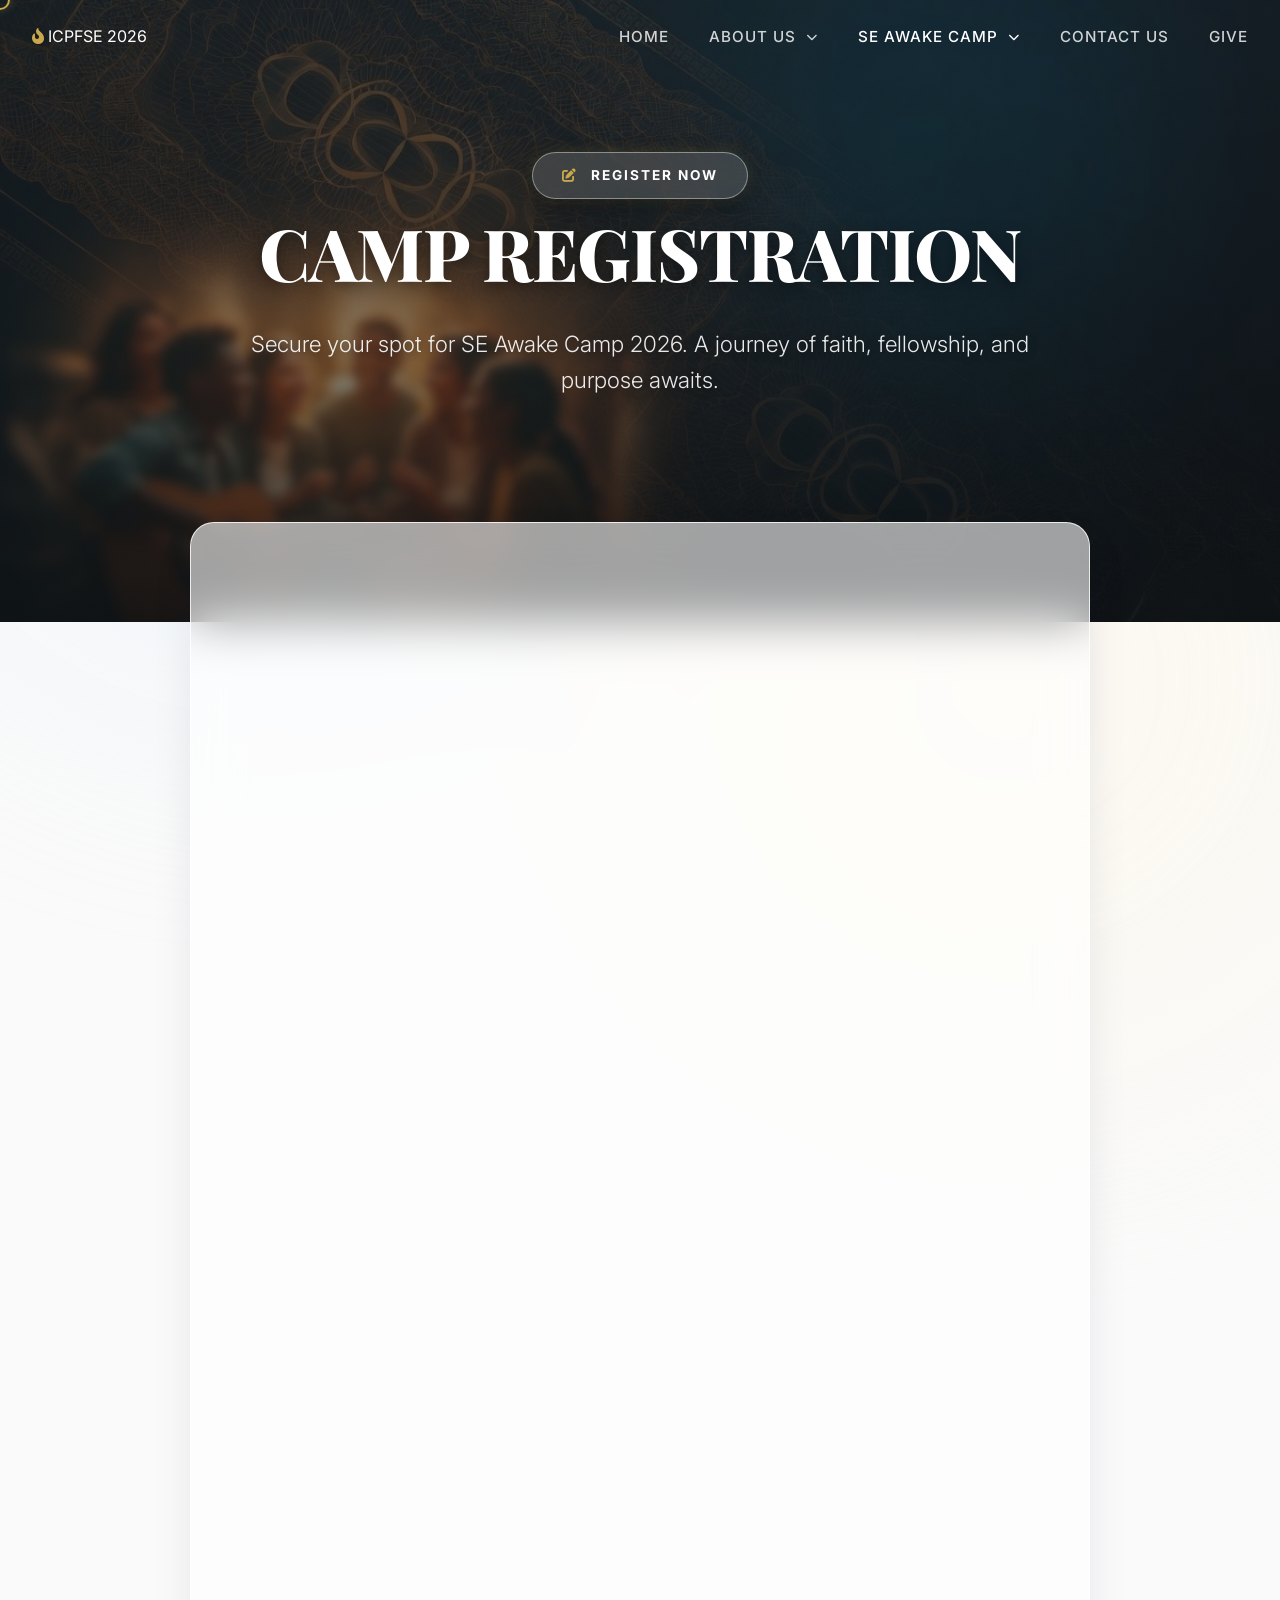
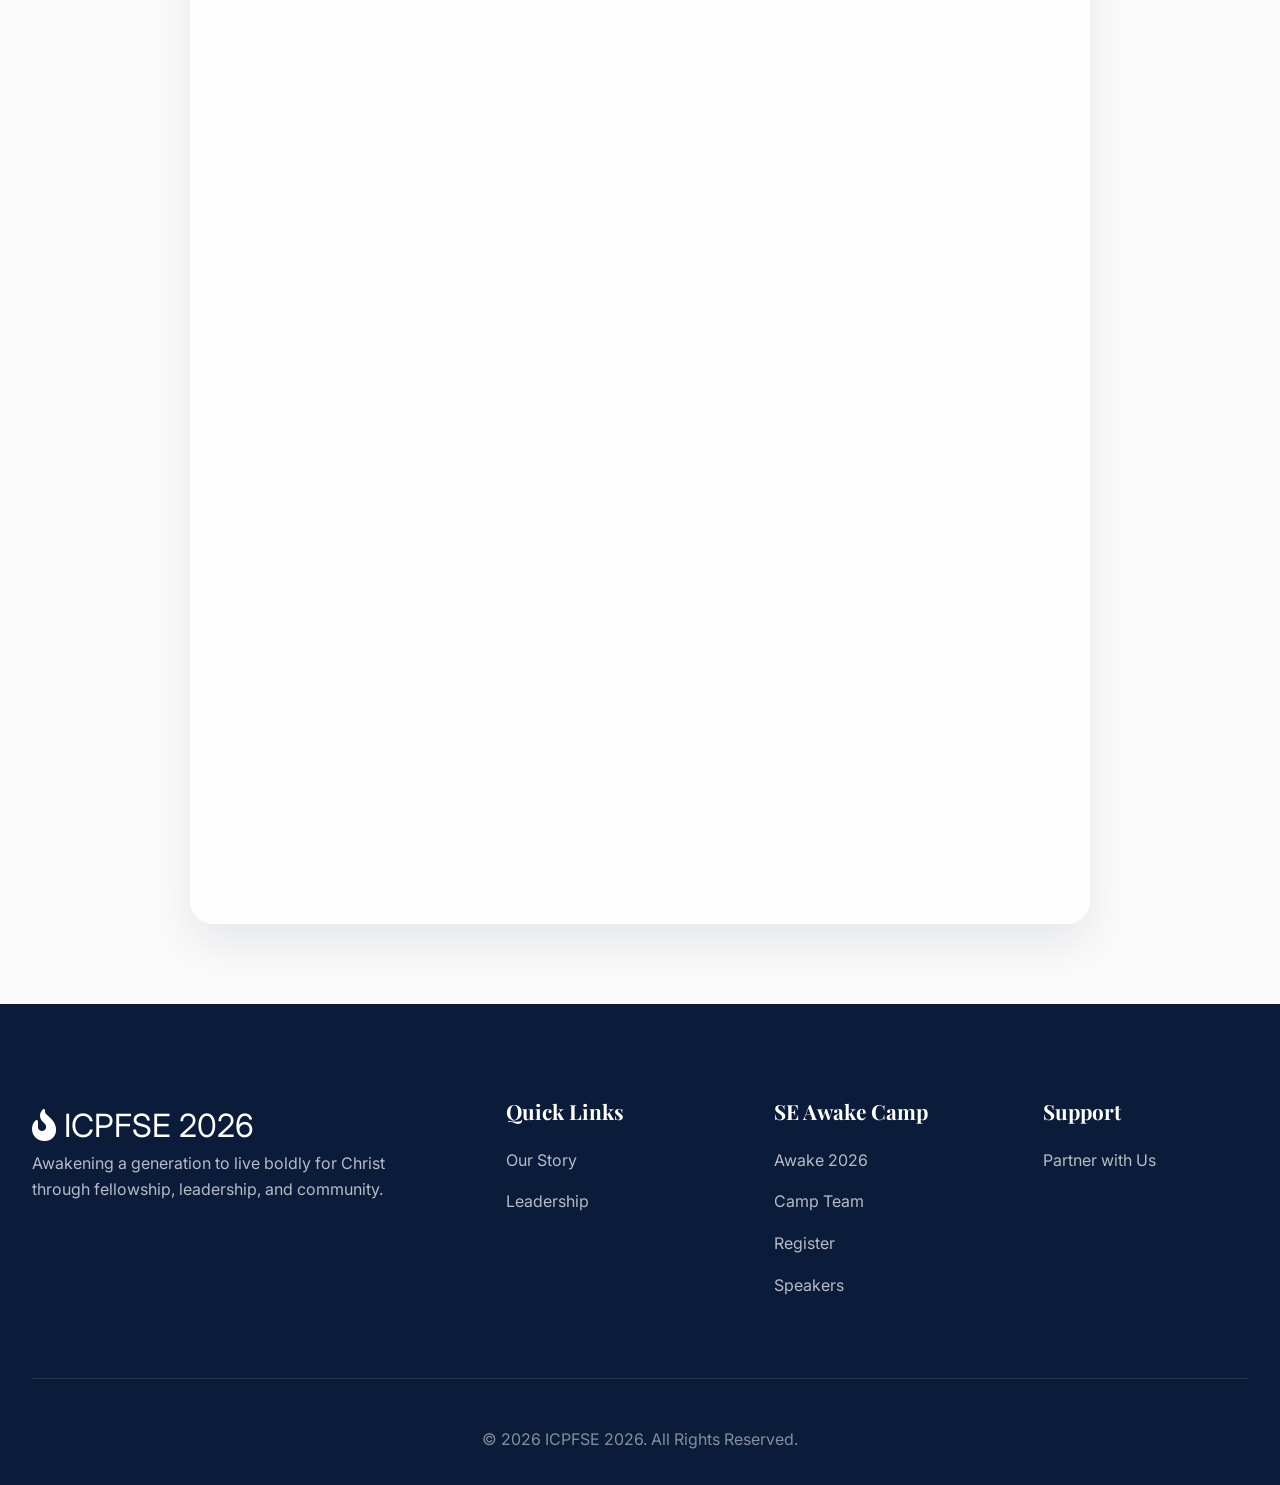
<file: registration.html>
<!DOCTYPE html>
<html lang="en">

<head>
    <meta charset="UTF-8">
    <meta name="viewport" content="width=device-width, initial-scale=1.0">
    <title>Registration | SE Awake Camp 2026</title>
    <meta name="description" content="Register for SE Awake Camp 2026. Join us for a life-changing experience.">

    <link rel="preconnect" href="https://fonts.googleapis.com">
    <link rel="preconnect" href="https://fonts.gstatic.com" crossorigin>
    <link
        href="https://fonts.googleapis.com/css2?family=Inter:wght@300;400;500;600;700&family=Playfair+Display:ital,wght@0,400;0,600;0,700;1,400&display=swap"
        rel="stylesheet">

    <link rel="stylesheet" href="https://cdnjs.cloudflare.com/ajax/libs/font-awesome/6.4.0/css/all.min.css">
    <link rel="stylesheet" href="styles.css">

    <style>
        .registration-form-container {
            max-width: 900px;
            margin: -100px auto 5rem;
            position: relative;
            z-index: 10;
        }

        .reg-header-container {
            position: relative;
            z-index: 3;
            padding-bottom: 10rem;
        }

        .page-header h1 {
            color: var(--color-white) !important;
        }

        @media (max-width: 768px) {
            .reg-main-container {
                padding: 0 !important;
            }

            .registration-form-container {
                margin: 0 !important;
                max-width: 100% !important;
                width: 100% !important;
            }

            .reg-card {
                border-radius: 0 !important;
                border: none !important;
                box-shadow: none !important;
            }

            .page-header {
                min-height: auto !important;
                padding-top: 8rem !important;
            }

            .reg-header-container {
                padding-bottom: 2rem;
            }

            .page-header-bg,
            .hero-overlay {
                display: block !important;
                height: 100% !important;
            }

            .page-header h1,
            .page-header p {
                color: var(--color-white) !important;
            }

            .hero-badge-creative {
                border-color: rgba(10, 28, 58, 0.2) !important;
                background: rgba(10, 28, 58, 0.05) !important;
            }

            .hero-badge-creative span {
                color: var(--color-white) !important;
            }
        }



        .form-section {
            margin-bottom: 3rem;
            padding-bottom: 2rem;
            border-bottom: 1px solid var(--glass-border);
        }

        .form-section:last-child {
            border-bottom: none;
        }

        .section-title {
            font-size: 1.5rem;
            color: var(--color-navy);
            margin-bottom: 2rem;
            display: flex;
            align-items: center;
            gap: 10px;
        }



        .form-group {
            margin-bottom: 1.5rem;
        }

        .form-group.full-width {
            grid-column: span 2;
        }

        label {
            display: block;
            margin-bottom: 0.5rem;
            font-weight: 500;
            color: var(--color-text);
            font-size: 0.95rem;
        }

        input,
        select,
        textarea {
            width: 100%;
            padding: 1rem;
            background: rgba(255, 255, 255, 0.8);
            border: 1px solid var(--glass-border);
            border-radius: 12px;
            font-family: var(--font-body);
            font-size: 1rem;
            transition: all var(--transition-fast);
        }

        input:focus,
        select:focus,
        textarea:focus {
            outline: none;
            border-color: var(--color-gold);
            box-shadow: 0 0 15px rgba(201, 168, 76, 0.15);
            background: white;
        }

        .submit-btn {
            width: 100%;
            padding: 1.2rem;
            font-size: 1.2rem;
            font-weight: 700;
            margin-top: 1rem;
        }
    </style>
</head>

<body>

    <!-- Navigation -->
    <nav class="navbar">
        <div class="container nav-container">
            <a href="index.html" class="logo">
                <i class="fa-solid fa-fire-flame-curved"></i> ICPFSE 2026
            </a>

            <button class="hamburger">
                <i class="fa-solid fa-bars" style="color: var(--color-navy);"></i>
            </button>

            <div class="nav-links">
                <a href="index.html" class="nav-link">Home</a>
                <div class="dropdown">
                    <a href="about.html" class="nav-link">About Us <i class="fa-solid fa-chevron-down"
                            style="font-size: 0.7rem; margin-left: 5px; vertical-align: middle;"></i></a>
                    <div class="dropdown-menu">
                        <a href="leadership.html#leadership-team" class="dropdown-item">National Leadership</a>
                    </div>
                </div>
                <div class="dropdown">
                    <a href="awake-camp.html" class="nav-link active">SE Awake Camp <i class="fa-solid fa-chevron-down"
                            style="font-size: 0.7rem; margin-left: 5px; vertical-align: middle;"></i></a>
                    <div class="dropdown-menu">
                        <a href="camp-team.html" class="dropdown-item">Camp Team</a>
                        <a href="registration.html" class="dropdown-item">Registration</a>
                        <a href="speakers.html" class="dropdown-item">Speakers</a>
                        <a href="partner-churches.html" class="dropdown-item">Partner Churches</a>
                    </div>
                </div>
                <a href="events.html" class="nav-link" style="display: none;">Events</a>
                <a href="blog.html" class="nav-link" style="display: none;">Blog</a>
                <a href="contact.html" class="nav-link">Contact Us</a>
                <a href="give.html" class="nav-link">Give</a>
            </div>
        </div>
    </nav>

    <!-- Page Header -->
    <header class="page-header">
        <div class="page-header-bg" style="background: url('Reqnewpic.jpg') center/cover;">
        </div>
        <div class="hero-overlay"></div>
        <div class="container reg-header-container">
            <div class="hero-badge-creative animate-slide-up">
                <i class="fa-solid fa-pen-to-square" style="color: var(--color-gold);"></i> <span>Register Now</span>
            </div>
            <h1 class="animate-slide-up delay-100" style="text-transform: uppercase;">Camp
                Registration</h1>
            <p class="animate-slide-up delay-200"
                style="font-size: 1.4rem; font-weight: 300; max-width: 800px; margin: 2rem auto 0; color: rgba(255,255,255,0.9);">
                Secure your spot for SE Awake Camp 2026. A journey of faith, fellowship, and purpose awaits.
            </p>
        </div>
    </header>

    <!-- Main Section -->
    <div class="container reg-main-container" style="color:black">
        <div class="registration-form-container">
            <div class="reg-card animate-slide-up delay-300" style="padding: 0; overflow: hidden;">
                <iframe src="https://victorious-field-01dd05b0f.6.azurestaticapps.net" width="100%" height="2000px"
                    frameborder="0" allow="fullscreen" title="ICPF SouthEast Camp"
                    style="display: block; border: none;">
                </iframe>
            </div>
        </div>
    </div>

    <!-- Footer -->
    <footer class="footer">
        <div class="container">
            <div class="footer-grid">
                <div class="footer-brand">
                    <a href="index.html" class="logo"
                        style="font-size: 2rem; margin-bottom: 1.5rem; color: var(--color-white);">
                        <i class="fa-solid fa-fire-flame-curved"></i> ICPFSE 2026
                    </a>
                    <p style="color: rgba(255,255,255,0.7); font-size: 1rem;">Awakening a generation to live boldly for
                        Christ through fellowship, leadership, and community.</p>
                </div>
                <div>
                    <h4 class="footer-title">Quick Links</h4>
                    <ul class="footer-links">
                        <li><a href="about.html">Our Story</a></li>
                        <li><a href="leadership.html#leadership-team">Leadership</a></li>
                        <li style="display: none;"><a href="events.html">Events</a></li>
                        <li style="display: none;"><a href="blog.html">Blog</a></li>
                    </ul>
                </div>
                <div>
                    <h4 class="footer-title">SE Awake Camp</h4>
                    <ul class="footer-links">
                        <li><a href="awake-camp.html#awake">Awake 2026</a></li>
                        <li><a href="camp-team.html">Camp Team</a></li>
                        <li><a href="registration.html">Register</a></li>
                        <li><a href="speakers.html">Speakers</a></li>
                    </ul>
                </div>
                <div>
                    <h4 class="footer-title">Support</h4>
                    <ul class="footer-links">
                        <li><a href="give.html">Partner with Us</a></li>
                    </ul>
                </div>
            </div>
            <div
                style="text-align: center; padding-top: 3rem; border-top: 1px solid rgba(255,255,255,0.1); color: rgba(255,255,255,0.5);">
                <p>&copy; 2026 ICPFSE 2026. All Rights Reserved.</p>
            </div>
        </div>
    </footer>

    <script src="script.js"></script>
</body>

</html>
</file>
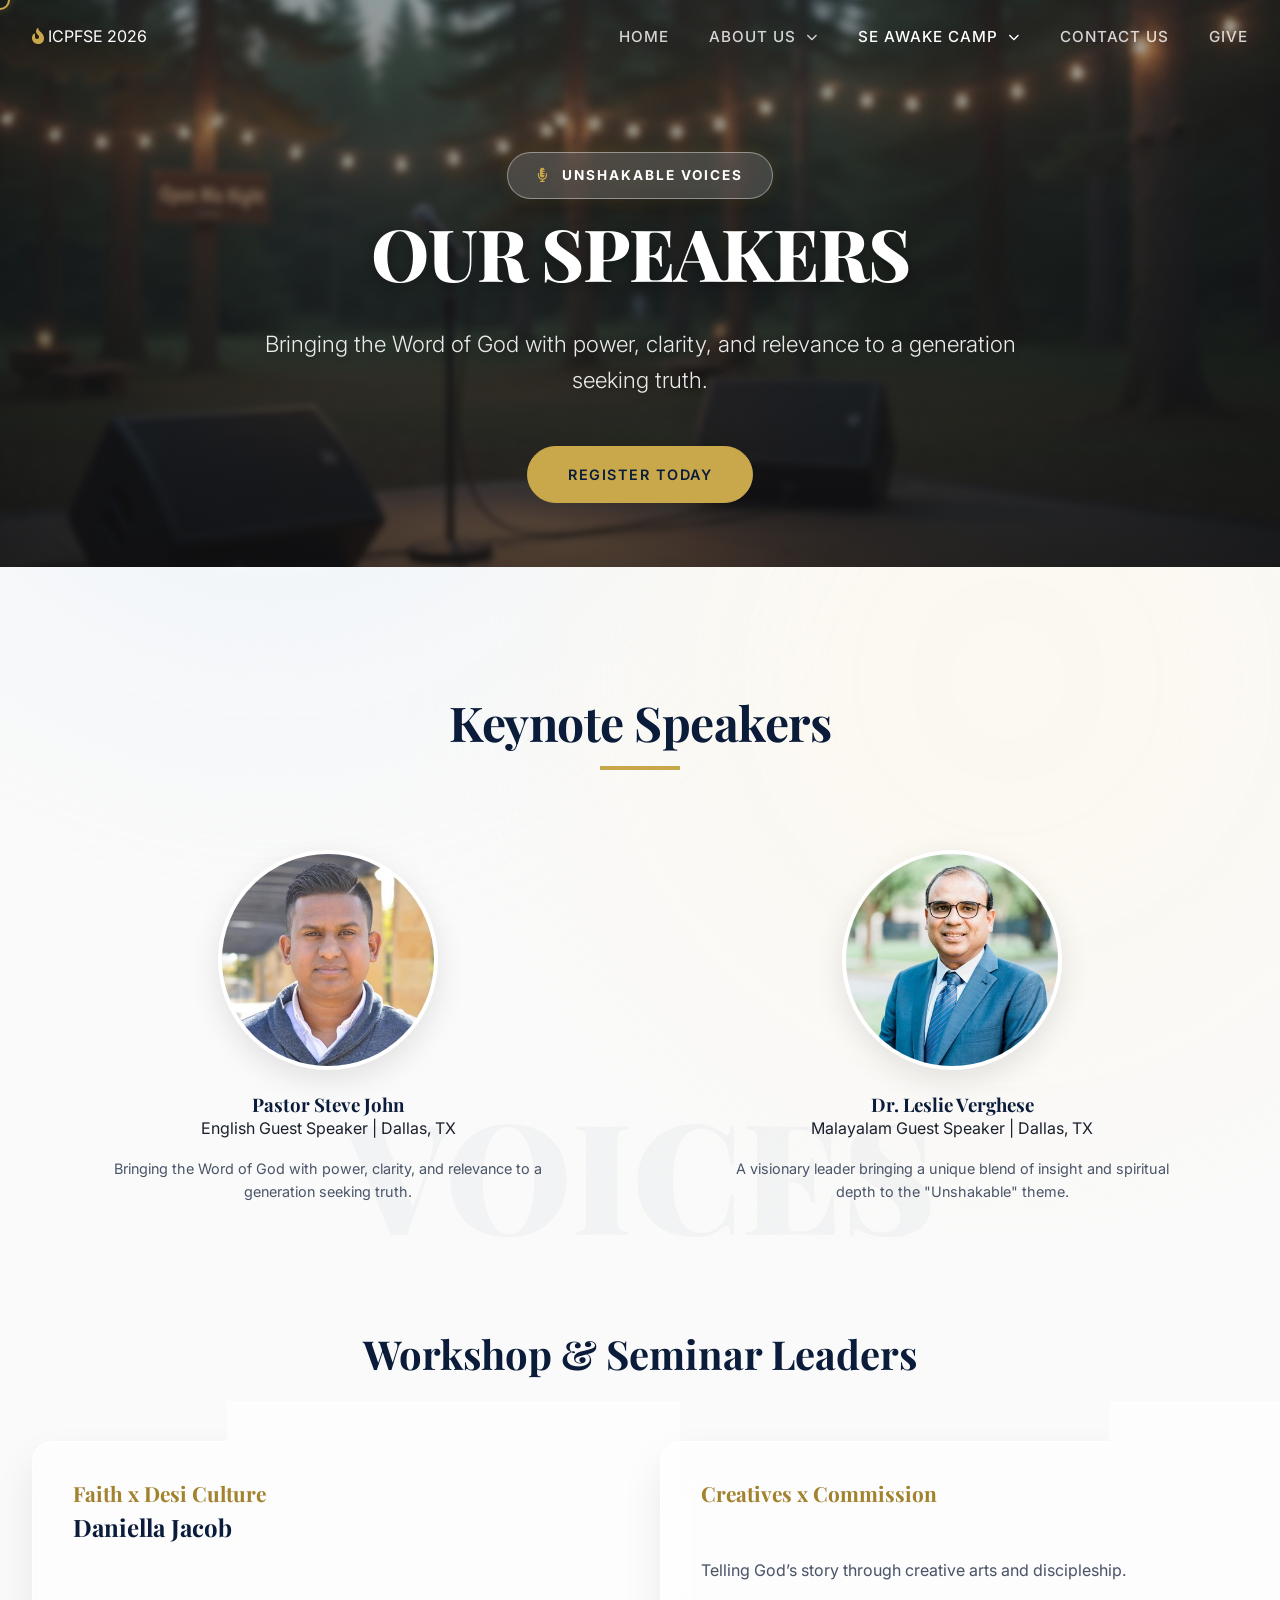
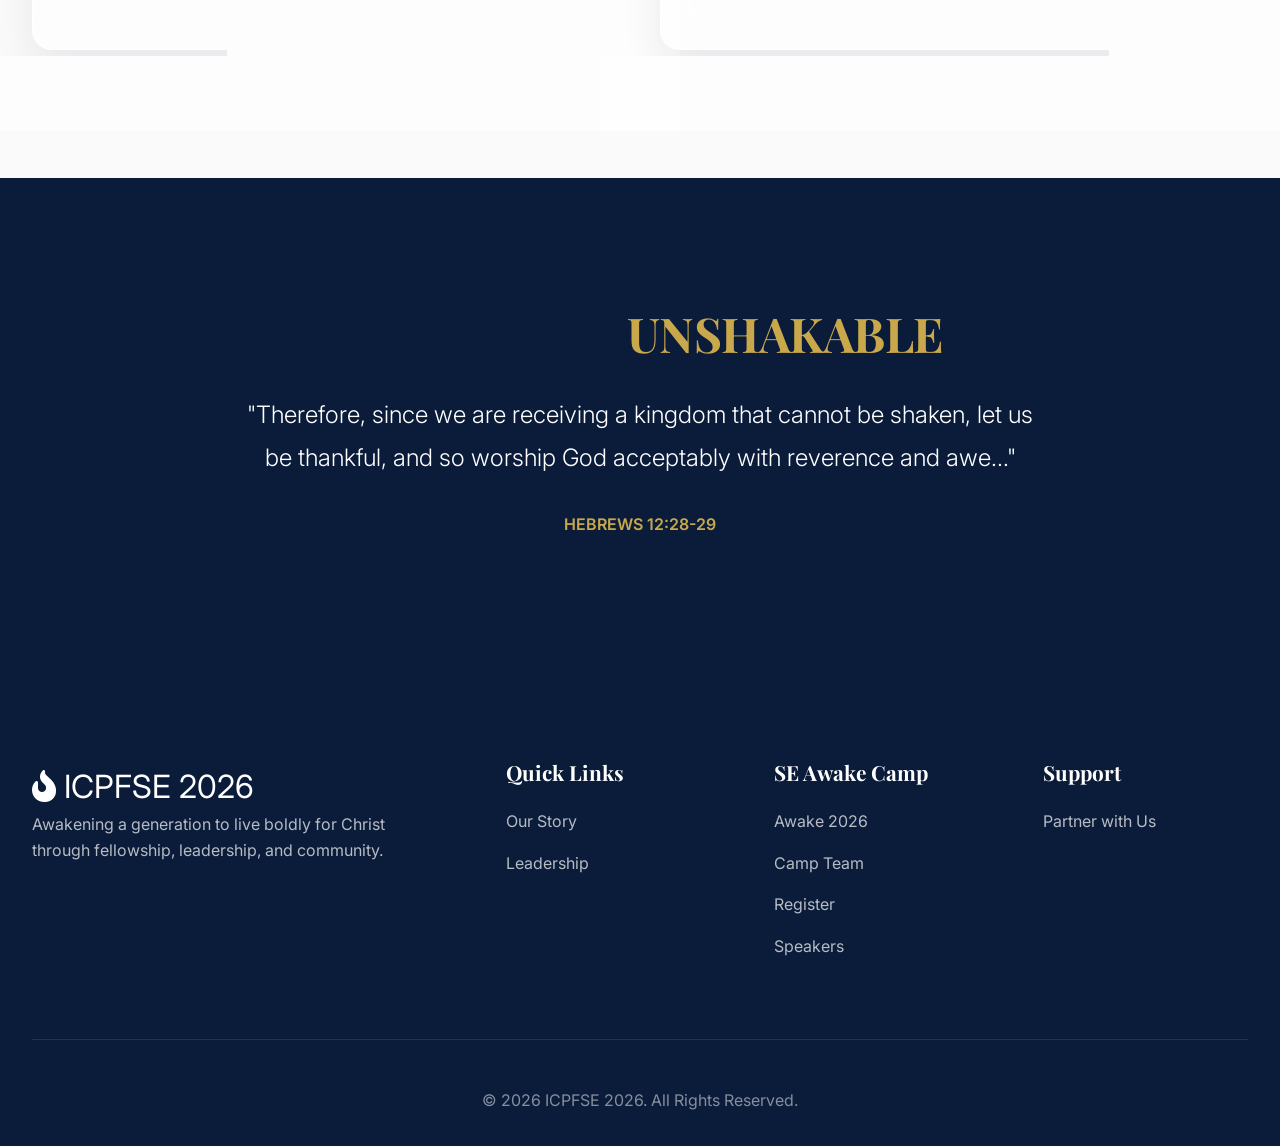
<file: speakers.html>
<!DOCTYPE html>
<html lang="en">

<head>
    <meta charset="UTF-8">
    <meta name="viewport" content="width=device-width, initial-scale=1.0">
    <title>Speakers | SE Awake Camp 2026</title>
    <meta name="description"
        content="Meet the speakers for SE Awake Camp 2026. Inspired messages for an unshakable generation.">

    <link rel="preconnect" href="https://fonts.googleapis.com">
    <link rel="preconnect" href="https://fonts.gstatic.com" crossorigin>
    <link
        href="https://fonts.googleapis.com/css2?family=Inter:wght@300;400;500;600;700&family=Playfair+Display:ital,wght@0,400;0,600;0,700;1,400&display=swap"
        rel="stylesheet">

    <link rel="stylesheet" href="https://cdnjs.cloudflare.com/ajax/libs/font-awesome/6.4.0/css/all.min.css">
    <link rel="stylesheet" href="styles.css">
</head>

<body>

    <!-- Navigation -->
    <nav class="navbar">
        <div class="container nav-container">
            <a href="index.html" class="logo">
                <i class="fa-solid fa-fire-flame-curved"></i> ICPFSE 2026
            </a>

            <button class="hamburger">
                <i class="fa-solid fa-bars" style="color: var(--color-navy);"></i>
            </button>

            <div class="nav-links">
                <a href="index.html" class="nav-link">Home</a>
                <div class="dropdown">
                    <a href="about.html" class="nav-link">About Us <i class="fa-solid fa-chevron-down"
                            style="font-size: 0.7rem; margin-left: 5px; vertical-align: middle;"></i></a>
                    <div class="dropdown-menu">
                        <a href="leadership.html#leadership-team" class="dropdown-item">National Leadership</a>
                    </div>
                </div>
                <div class="dropdown">
                    <a href="awake-camp.html" class="nav-link active">SE Awake Camp <i class="fa-solid fa-chevron-down"
                            style="font-size: 0.7rem; margin-left: 5px; vertical-align: middle;"></i></a>
                    <div class="dropdown-menu">
                        <a href="camp-team.html" class="dropdown-item">Camp Team</a>
                        <a href="registration.html" class="dropdown-item">Registration</a>
                        <a href="speakers.html" class="dropdown-item">Speakers</a>
                        <a href="partner-churches.html" class="dropdown-item">Partner Churches</a>
                    </div>
                </div>
                <a href="events.html" class="nav-link" style="display: none;">Events</a>
                <a href="blog.html" class="nav-link" style="display: none;">Blog</a>
                <a href="contact.html" class="nav-link">Contact Us</a>
                <a href="give.html" class="nav-link">Give</a>
            </div>
        </div>
    </nav>

    <!-- Page Header -->
    <header class="page-header">
        <div class="page-header-bg" style="background: url('speaker.jpg') center/cover;">
        </div>
        <div class="hero-overlay"></div>
        <div class="container" style="position: relative; z-index: 3;">
            <div class="hero-badge-creative animate-slide-up">
                <i class="fa-solid fa-microphone-lines" style="color: var(--color-gold);"></i> <span>Unshakable
                    Voices</span>
            </div>
            <h1 class="animate-slide-up delay-100" style="font-size: 4.5rem; text-transform: uppercase;color: white;">
                Our Speakers</h1>
            <p class="animate-slide-up delay-200"
                style="font-size: 1.4rem; font-weight: 300; max-width: 800px; margin: 2rem auto 0; color: rgba(255,255,255,0.9);">
                Bringing the Word of God with power, clarity, and relevance to a generation seeking truth.
            </p>
            <div class="animate-slide-up delay-300 hero-buttons" style="margin-top: 3rem;">
                <a href="registration.html" class="btn">Register Today</a>
            </div>
        </div>
    </header>

    <!-- Speakers Section -->
    <section class="section-padding" style="position: relative; overflow: hidden;">
        <div class="bg-text">VOICES</div>
        <div class="container">

            <div class="text-center animate-slide-up" style="margin-bottom: 5rem;">
                <h2 style="font-size: 3rem; color: var(--color-navy); margin-bottom: 1rem;">Keynote Speakers</h2>
                <div style="width: 80px; height: 4px; background: var(--color-gold); margin: 0 auto;"></div>
            </div>

            <div class="leadership-grid"
                style="grid-template-columns: repeat(auto-fit, minmax(350px, 1fr)); justify-content: center;">
                <!-- Keynote Speaker 1 -->
                <div class="leader-card animate-slide-up delay-100" style="max-width: 450px; margin: 0 auto;">
                    <div class="leader-img-container" style="aspect-ratio: 4/5;">
                        <img src="English%20Guest.jpg"
                            class="leader-img"
                            alt="Pastor Steve John">
                        <div class="leader-overlay">
                            <div class="leader-social">
                                <a href="#"><i class="fa-brands fa-linkedin"></i></a>
                                <a href="#"><i class="fa-brands fa-twitter"></i></a>
                            </div>
                        </div>
                    </div>
                    <div class="leader-info">
                        <h3>Pastor Steve John</h3>
                        <p>English Guest Speaker | Dallas, TX</p>
                        <div
                            style="margin-top: 1rem; color: var(--color-text-light); font-size: 0.9rem; line-height: 1.6;">
                            Bringing the Word of God with power, clarity, and relevance to a generation seeking truth.
                        </div>
                    </div>
                </div>

                <!-- Main Speaker 2 -->
                <div class="leader-card animate-slide-up delay-200" style="max-width: 450px; margin: 0 auto;">
                    <div class="leader-img-container" style="aspect-ratio: 4/5;">
                        <img src="Malayalam%20Guest.jpg"
                            class="leader-img"
                            alt="Dr. Leslie Verghese">
                        <div class="leader-overlay">
                            <div class="leader-social">
                                <a href="#"><i class="fa-brands fa-linkedin"></i></a>
                                <a href="#"><i class="fa-brands fa-twitter"></i></a>
                            </div>
                        </div>
                    </div>
                    <div class="leader-info">
                        <h3>Dr. Leslie Verghese</h3>
                        <p>Malayalam Guest Speaker | Dallas, TX</p>
                        <div
                            style="margin-top: 1rem; color: var(--color-text-light); font-size: 0.9rem; line-height: 1.6;">
                            A visionary leader bringing a unique blend of insight and spiritual depth to the "Unshakable" theme.
                        </div>
                    </div>
                </div>
            </div>

            <!-- Workshop Sessions -->
            <div class="text-center animate-slide-up" style="margin-top: 8rem; margin-bottom: 4rem;">
                <h3 style="font-size: 2.5rem; color: var(--color-navy);">Workshop & Seminar Leaders</h3>
            </div>

            <div class="creative-cards-grid animate-fade-in delay-300">
                <div class="tilt-card" style="padding: 2.5rem;">
                    <h4 class="tilt-content"
                        style="font-size: 1.3rem; color: #a3822c; margin-bottom: 0.5rem; font-weight: 700;">Faith x Desi Culture
                    </h4>
                    <h3 class="tilt-content" style="font-size: 1.5rem; color: var(--color-navy); margin-bottom: 1rem;">
                        Daniella Jacob</h3>
                    <p class="tilt-content" style="color: var(--color-text-light);">Exploring the intersection of South Asian & American culture in building faith on-campus through evangelism.</p>
                </div>
                <div class="tilt-card" style="padding: 2.5rem;">
                    <h4 class="tilt-content"
                        style="font-size: 1.3rem; color: #a3822c; margin-bottom: 0.5rem; font-weight: 700;">Creatives x Commission</h4>
                    <h3 class="tilt-content" style="font-size: 1.5rem; color: var(--color-navy); margin-bottom: 1rem;">
                        Nathan John</h3>
                    <p class="tilt-content" style="color: var(--color-text-light);">Telling God’s story through creative arts and discipleship.</p>
                </div>
            </div>
        </div>
    </section>

    <!-- Theme Section -->
    <section class="section-padding" style="background: var(--color-navy); color: white; text-align: center;">
        <div class="container">
            <h2 style="font-size: 3rem; margin-bottom: 2rem;">2026 Theme: <span
                    class="text-gold italic">UNSHAKABLE</span></h2>
            <p style="font-size: 1.5rem; max-width: 800px; margin: 0 auto; line-height: 1.8; font-weight: 300;">
                "Therefore, since we are receiving a kingdom that cannot be shaken, let us be thankful, and so worship
                God acceptably with reverence and awe..."
            </p>
            <p style="margin-top: 2rem; font-weight: 600; color: var(--color-gold);">HEBREWS 12:28-29</p>
        </div>
    </section>

    <!-- Footer -->
    <footer class="footer">
        <div class="container">
            <div class="footer-grid">
                <div class="footer-brand">
                    <a href="index.html" class="logo"
                        style="font-size: 2rem; margin-bottom: 1.5rem; color: var(--color-white);">
                        <i class="fa-solid fa-fire-flame-curved"></i> ICPFSE 2026
                    </a>
                    <p style="color: rgba(255,255,255,0.7); font-size: 1rem;">Awakening a generation to live boldly for
                        Christ through fellowship, leadership, and community.</p>
                </div>
                <div>
                    <h4 class="footer-title">Quick Links</h4>
                    <ul class="footer-links">
                        <li><a href="about.html">Our Story</a></li>
                        <li><a href="leadership.html#leadership-team">Leadership</a></li>
                        <li style="display: none;"><a href="events.html">Events</a></li>
                        <li style="display: none;"><a href="blog.html">Blog</a></li>
                    </ul>
                </div>
                <div>
                    <h4 class="footer-title">SE Awake Camp</h4>
                    <ul class="footer-links">
                        <li><a href="awake-camp.html#awake">Awake 2026</a></li>
                        <li><a href="camp-team.html">Camp Team</a></li>
                        <li><a href="registration.html">Register</a></li>
                        <li><a href="speakers.html">Speakers</a></li>
                    </ul>
                </div>
                <div>
                    <h4 class="footer-title">Support</h4>
                    <ul class="footer-links">
                        <li><a href="give.html">Partner with Us</a></li>
                    </ul>
                </div>
            </div>
            <div
                style="text-align: center; padding-top: 3rem; border-top: 1px solid rgba(255,255,255,0.1); color: rgba(255,255,255,0.5);">
                <p>&copy; 2026 ICPFSE 2026. All Rights Reserved.</p>
            </div>
        </div>
    </footer>

    <script src="script.js"></script>
</body>

</html>
</file>
<file: styles.css>
:root {
  /* Premium Light "White Mixed" Colors for Christian Aesthetic */
  --color-bg-light: #FAFAFA;
  --color-white: #FFFFFF;
  --color-navy: #0A1C3A;
  /* Deep blue for high contrast text/accents */
  --color-gold: #C9A84C;
  /* Soft premium gold */
  --color-gold-hover: #D4B662;
  --color-blue-light: #E6F0FA;

  --color-text-dark: #1A202C;
  /* Main text */
  --color-text-light: #4A5568;
  /* Subtext */

  /* Light Glassmorphism */
  --glass-bg: rgba(255, 255, 255, 0.6);
  --glass-border: rgba(255, 255, 255, 0.8);
  --glass-blur: blur(24px);
  --glass-shadow: 0 20px 40px rgba(10, 28, 58, 0.08);

  /* Fonts */
  --font-heading: 'Playfair Display', serif;
  --font-body: 'Inter', sans-serif;

  /* Transitions */
  --transition-fast: 0.2s cubic-bezier(0.25, 1, 0.5, 1);
  --transition-normal: 0.5s cubic-bezier(0.25, 1, 0.5, 1);
  --transition-slow: 1s cubic-bezier(0.25, 1, 0.5, 1);
}

/* Custom Cursor */
body {
  cursor: none;
}

.custom-cursor {
  position: fixed;
  top: 0;
  left: 0;
  width: 20px;
  height: 20px;
  background: transparent;
  border: 2px solid var(--color-gold);
  border-radius: 50%;
  pointer-events: none;
  z-index: 9999;
  transition: transform 0.1s ease, background 0.3s ease, border-color 0.3s ease;
  transform: translate(-50%, -50%);
  box-shadow: 0 0 10px rgba(201, 168, 76, 0.3);
}

.custom-cursor.hover {
  transform: translate(-50%, -50%) scale(2);
  background: rgba(201, 168, 76, 0.1);
  border-color: var(--color-navy);
}

/* Base Reset */
* {
  margin: 0;
  padding: 0;
  box-sizing: border-box;
}

html {
  scroll-behavior: smooth;
  font-size: 16px;
}

body {
  font-family: var(--font-body);
  color: var(--color-text-dark);
  background-color: var(--color-bg-light);
  line-height: 1.6;
  overflow-x: hidden;
  position: relative;
}

/* Soft Ethereal Animated Background */
body::before,
body::after {
  content: '';
  position: fixed;
  width: 800px;
  height: 800px;
  border-radius: 50%;
  filter: blur(120px);
  z-index: -1;
  opacity: 0.4;
  pointer-events: none;
}

body::before {
  background: #E6F0FA;
  /* Soft Light Blue */
  top: -10%;
  left: -10%;
  animation: floatOrb 20s ease-in-out infinite alternate;
}

body::after {
  background: #FEF7E6;
  /* Soft Warm Gold/White */
  bottom: -20%;
  right: -10%;
  animation: floatOrb 25s ease-in-out infinite alternate-reverse;
}

@keyframes floatOrb {
  0% {
    transform: translate(0, 0) scale(1);
  }

  100% {
    transform: translate(100px, 100px) scale(1.2);
  }
}

/* Typography */
h1,
h2,
h3,
h4,
h5,
h6 {
  font-family: var(--font-heading);
  font-weight: 700;
  line-height: 1.15;
  color: var(--color-navy);
}

h1 {
  font-size: 4.5rem;
  letter-spacing: -1px;
}

h2 {
  font-size: 3.5rem;
  letter-spacing: -0.5px;
}

a {
  text-decoration: none;
  color: inherit;
  cursor: none;
}

ul {
  list-style: none;
}

/* Utility Classes */
.container {
  max-width: 1300px;
  margin: 0 auto;
  padding: 0 2rem;
  position: relative;
  z-index: 2;
}

.text-center {
  text-align: center;
}

.text-gold {
  color: var(--color-gold) !important;
}

.text-white {
  color: var(--color-white) !important;
}

.text-navy {
  color: var(--color-navy) !important;
}

.section-padding {
  padding: 8rem 0;
  position: relative;
  overflow: hidden;
}

/* Subdued Background Text Watermark (Fixed alignment) */
.bg-text {
  position: absolute;
  top: 50%;
  left: 50%;
  transform: translate(-50%, -50%);
  font-size: 12vw;
  font-weight: 900;
  color: rgba(10, 28, 58, 0.03);
  /* Very faint navy */
  white-space: nowrap;
  z-index: 0;
  pointer-events: none;
  text-transform: uppercase;
  font-family: var(--font-heading);
  width: 100%;
  text-align: center;
}

/* Buttons */
.btn {
  display: inline-flex;
  align-items: center;
  justify-content: center;
  padding: 1rem 2.5rem;
  border-radius: 50px;
  font-weight: 600;
  font-family: var(--font-body);
  transition: all var(--transition-normal);
  border: 1px solid var(--color-gold);
  text-transform: uppercase;
  letter-spacing: 1.5px;
  font-size: 0.9rem;
  position: relative;
  overflow: hidden;
  z-index: 1;
  background: var(--color-gold);
  color: var(--color-navy);
  cursor: none;
}

.btn::before {
  content: '';
  position: absolute;
  top: 0;
  left: 0;
  width: 0%;
  height: 100%;
  background: rgba(255, 255, 255, 0.2);
  transition: width 0.4s ease;
  z-index: -1;
}

.btn:hover {
  box-shadow: 0 15px 35px rgba(255, 255, 255, 0.1);
  color: var(--color-white);
  transform: translateY(-3px);
  border-color: rgba(255, 255, 255, 0.5);
  backdrop-filter: blur(15px);
  -webkit-backdrop-filter: blur(15px);
}

.btn:hover::before {
  width: 100%;
}

.btn-outline {
  background: transparent;
  color: var(--color-gold);
  border: 1px solid var(--color-gold);
}

.btn-outline:hover {
  color: var(--color-navy);
  border-color: var(--color-gold);
}

.btn-outline::before {
  background: var(--color-gold);
}

/* Navigation */
.navbar {
  position: fixed;
  top: 0;
  left: 0;
  width: 100%;
  padding: 1.5rem 0;
  z-index: 1000;
  transition: all var(--transition-normal);
  background: transparent;
}

.navbar.scrolled {
  background: rgba(255, 255, 255, 0.9);
  backdrop-filter: blur(20px);
  -webkit-backdrop-filter: blur(20px);
  padding: 1rem 0;
  box-shadow: 0 4px 20px rgba(0, 0, 0, 0.05);
}

.nav-container {
  display: flex;
  justify-content: space-between;
  align-items: center;
}

.hamburger {
  display: none;
}

/* In a light theme, we need the nav links to be dark when scrolled, or dark on light pages */
.navbar .logo {
  color: var(--color-white);
  transition: color 0.3s;
}

.navbar.scrolled .logo {
  color: var(--color-navy);
}

.navbar .logo i {
  color: var(--color-gold);
  filter: drop-shadow(0 2px 4px rgba(0, 0, 0, 0.2));
}

.nav-links {
  display: flex;
  gap: 2.5rem;
  align-items: center;
}

.navbar .nav-link {
  color: rgba(255, 255, 255, 0.8);
  font-weight: 500;
  font-size: 0.95rem;
  transition: all var(--transition-fast);
  text-transform: uppercase;
  letter-spacing: 1px;
}

.navbar.scrolled .nav-link {
  color: var(--color-text-dark);
}

.navbar .nav-link:hover,
.navbar .nav-link.active {
  color: var(--color-white);
}

.navbar.scrolled .nav-link:hover,
.navbar.scrolled .nav-link.active {
  color: var(--color-gold);
}

.nav-give-btn {
  padding: 0.6rem 2rem;
  border: none;
}

/* Dropdown Navigation */
.dropdown {
  position: relative;
  display: inline-block;
}

.dropdown-menu {
  position: absolute;
  top: 100%;
  left: 50%;
  transform: translateX(-50%) translateY(10px);
  background: var(--glass-bg);
  backdrop-filter: var(--glass-blur);
  -webkit-backdrop-filter: var(--glass-blur);
  border: 1px solid var(--glass-border);
  border-radius: 12px;
  min-width: 220px;
  padding: 0.8rem 0;
  box-shadow: var(--glass-shadow);
  opacity: 0;
  visibility: hidden;
  transition: all 0.3s cubic-bezier(0.25, 1, 0.5, 1);
  z-index: 1000;
}

.dropdown:hover .dropdown-menu {
  opacity: 1;
  visibility: visible;
  transform: translateX(-50%) translateY(0);
}

.dropdown-item {
  display: block;
  padding: 0.8rem 1.5rem;
  color: var(--color-navy);
  font-weight: 500;
  font-size: 0.9rem;
  text-transform: uppercase;
  letter-spacing: 1px;
  transition: all 0.2s ease;
}

.dropdown-item:hover {
  background: rgba(201, 168, 76, 0.1);
  color: var(--color-gold);
  padding-left: 1.8rem;
}

/* Leadership Team Grid */
.leadership-grid {
  display: grid;
  grid-template-columns: repeat(auto-fill, minmax(280px, 1fr));
  gap: 4rem 2rem;
  margin-top: 4rem;
  scroll-margin-top: 120px;
  /* Accounts for fixed navbar */
}

#leadership-team {
  scroll-margin-top: 100px;
}

.leader-card {
  text-align: center;
  transition: transform 0.4s ease;
}

.leader-img-container {
  position: relative;
  width: 220px;
  height: 220px;
  margin: 0 auto 1.5rem;
  border-radius: 50%;
  overflow: hidden;
  border: 4px solid var(--color-white);
  box-shadow: 0 10px 30px rgba(0, 0, 0, 0.1);
  transition: all 0.5s cubic-bezier(0.175, 0.885, 0.32, 1.275);
  background: var(--color-white);
}

.leader-card:hover .leader-img-container {
  transform: scale(1.05) translateY(-10px);
  border-color: var(--color-gold);
  box-shadow: 0 20px 40px rgba(201, 168, 76, 0.3);
}

.leader-img {
  width: 100%;
  height: 100%;
  object-fit: cover;
  transition: transform 0.5s ease;
}

.leader-card:hover .leader-img {
  transform: scale(1.1);
}

.leader-name {
  font-size: 1.6rem;
  margin-bottom: 0.5rem;
  color: var(--color-navy);
  font-family: var(--font-heading);
}

.leader-role {
  color: var(--color-gold);
  font-weight: 700;
  font-size: 0.85rem;
  text-transform: uppercase;
  letter-spacing: 2px;
}


/* 3D Glass Cards - Light Theme */
/* 3D Glass Cards - Fallback for older browsers */
.tilt-card,
.feature-card,
.reg-card {
  background: rgba(255, 255, 255, 0.95);
  border: 1px solid var(--glass-border);
  border-radius: 20px;
  padding: 3rem;
  box-shadow: var(--glass-shadow);
  transition: transform 0.1s ease, box-shadow 0.3s ease;
  position: relative;
  overflow: hidden;
  transform-style: preserve-3d;

}


@supports (backdrop-filter: blur(20px)) or (-webkit-backdrop-filter: blur(20px)) {

  .tilt-card,
  .feature-card,
  .reg-card {
    background: var(--glass-bg);
    backdrop-filter: var(--glass-blur);
    -webkit-backdrop-filter: var(--glass-blur);
  }
}

.reg-card {
  border-radius: 24px;
  padding: 4rem;
}

.feature-card {
  border-radius: 24px;
  text-align: center;
  transition: all var(--transition-medium);
  padding: 3rem;
  transform-style: flat;
}

.feature-card:hover {
  transform: translateY(-15px) scale(1.02);
  border-color: var(--color-gold);
  box-shadow: var(--shadow-xl);
}

.feature-icon {
  font-size: 3.5rem;
  color: var(--color-gold);
  margin-bottom: 2rem;
  display: block;
}

.tilt-card::after {
  content: '';
  position: absolute;
  top: 0;
  left: 0;
  width: 100%;
  height: 100%;
  background: linear-gradient(135deg, rgba(255, 255, 255, 0.4), transparent);
  pointer-events: none;
}

.tilt-card:hover {
  box-shadow: 0 30px 60px rgba(10, 28, 58, 0.15), 0 10px 20px rgba(0, 0, 0, 0.05);
}

.tilt-content {
  transform: translateZ(30px) scale(1);
  -webkit-font-smoothing: antialiased;
  -moz-osx-font-smoothing: grayscale;
  backface-visibility: hidden;
  text-shadow: 0 0 1px rgba(10, 28, 58, 0.1);
}

/* Hero Section */
.hero {
  min-height: 100vh;
  position: relative;
  display: flex;
  align-items: center;
  justify-content: center;
  text-align: center;
  padding-top: 5rem;
  padding-bottom: 4rem;
}

.hero-img-wrapper {
  position: absolute;
  top: 0;
  left: 0;
  width: 100%;
  height: 120%;
  z-index: 1;
  overflow: hidden;
}

.hero-bg {
  width: 100%;
  height: 100%;
  background: url('hero.jpg.jpg') center/cover;
  animation: slowZoom 20s ease-in-out infinite alternate;
}

@keyframes slowZoom {
  0% {
    transform: scale(1);
  }

  100% {
    transform: scale(1.1);
  }
}

.hero-overlay {
  position: absolute;
  top: 0;
  left: 0;
  width: 100%;
  height: 100%;
  background: linear-gradient(to bottom, rgba(50, 50, 50, 0.4), rgba(20, 20, 20, 0.7));
  z-index: 2;
}

.hero-content {
  position: relative;
  z-index: 3;
  max-width: 1000px;
  padding: 0 2rem;
  color: var(--color-white);
}

.hero-title {
  font-size: 4.5rem;
  margin-bottom: 1.5rem;
  line-height: 1.1;
  color: var(--color-white);
  text-shadow: 0 4px 20px rgba(0, 0, 0, 0.3);
}

.hero-subtitle {
  font-size: 1.3rem;
  font-weight: 300;
  margin-bottom: 3rem;
  color: rgba(255, 255, 255, 0.9);
}

.hero-buttons {
  display: flex;
  gap: 1.5rem;
  justify-content: center;
}

/* Sub-page Header Styles */
.page-header {
  position: relative;
  min-height: 60vh;
  display: flex;
  align-items: center;
  justify-content: center;
  text-align: center;
  padding-top: 8rem;
  padding-bottom: 4rem;
  /* Clears fixed navbar */
  color: var(--color-white);
  overflow: hidden;
}

.page-header-bg {
  position: absolute;
  top: 0;
  left: 0;
  width: 100%;
  height: 100%;
  background: var(--color-navy);
  /* Fallback */
  z-index: 1;
}

.page-header .container {
  position: relative;
  z-index: 3;
}

.page-header h1 {
  font-size: 4.5rem;
  font-weight: 800;
  margin-bottom: 1rem;
  text-shadow: 0 4px 15px rgba(0, 0, 0, 0.4);
}

.page-header p {
  font-size: 1.3rem;
  max-width: 800px;
  margin: 0 auto;
  color: rgba(255, 255, 255, 0.9);
  text-shadow: 0 2px 10px rgba(0, 0, 0, 0.3);
}

/* Split Section */
.split-section {
  display: grid;
  grid-template-columns: 1fr 1fr;
  gap: 5rem;
  align-items: center;
}

/* Image Reveal (Clip Path) */
.reveal-img-container {
  position: relative;
  overflow: hidden;
  border-radius: 15px;
  box-shadow: 0 20px 40px rgba(10, 28, 58, 0.1);
}

.reveal-img {
  width: 100%;
  height: auto;
  clip-path: polygon(0 0, 0 0, 0 100%, 0% 100%);
  transition: clip-path 1.5s cubic-bezier(0.77, 0, 0.175, 1);
}

.reveal-img.is-visible {
  clip-path: polygon(0 0, 100% 0, 100% 100%, 0 100%);
}

/* Cards Grid */
.creative-cards-grid {
  display: grid;
  grid-template-columns: repeat(auto-fit, minmax(320px, 1fr));
  gap: 2.5rem;
}

/* Base Layout Grids */
.stats-grid {
  display: grid;
  grid-template-columns: repeat(4, 1fr);
  gap: 2rem;
  text-align: center;
}

.feature-grid,
.partner-grid {
  display: grid;
  grid-template-columns: repeat(3, 1fr);
  gap: 2.5rem;
}

.feature-grid {
  margin-top: 5rem;
}

.form-grid {
  display: grid;
  grid-template-columns: repeat(2, 1fr);
  gap: 1.5rem;
}

/* Timeline / History */
.creative-timeline {
  position: relative;
  max-width: 1000px;
  margin: 4rem auto 0;
}

.creative-timeline::before {
  content: '';
  position: absolute;
  top: 0;
  bottom: 0;
  left: 50px;
  width: 2px;
  background: linear-gradient(to bottom, transparent, var(--color-gold), transparent);
}

.timeline-event {
  display: flex;
  margin-bottom: 4rem;
  position: relative;
}

.timeline-dot {
  width: 20px;
  height: 20px;
  background: var(--color-gold);
  border-radius: 50%;
  position: absolute;
  left: 41px;
  top: 10px;
  box-shadow: 0 0 15px rgba(201, 168, 76, 0.5);
}

.timeline-content {
  margin-left: 100px;
  width: calc(100% - 100px);
  border: 2px solid var(--color-gold);
  border-radius: 20px;
  position: relative;
  overflow: hidden;
  transition: all 0.4s ease;
}

.timeline-content::after {
  content: '';
  position: absolute;
  top: -50%;
  left: -150%;
  width: 200%;
  height: 200%;
  background: linear-gradient(45deg,
      transparent,
      rgba(255, 255, 255, 0.2),
      transparent);
  transform: rotate(45deg);
  transition: all 0.6s ease;
}

.timeline-content:hover::after {
  left: 150%;
}

.timeline-content:hover {
  transform: translateY(-5px);
  box-shadow: 0 15px 30px rgba(201, 168, 76, 0.2);
}

.timeline-date {
  font-family: var(--font-heading);
  font-size: 1.5rem;
  color: var(--color-gold);
  margin-bottom: 0.5rem;
}

/* Footer */
.footer {
  background: var(--color-navy);
  color: var(--color-white);
  padding: 6rem 0 2rem;
}

.footer-grid {
  display: grid;
  grid-template-columns: 2fr 1fr 1fr 1fr;
  gap: 4rem;
  margin-bottom: 4rem;
}

.footer-title {
  margin-bottom: 1.5rem;
  font-size: 1.3rem;
  color: var(--color-white);
}

.footer-links li {
  margin-bottom: 1rem;
}

.footer-links a {
  color: rgba(255, 255, 255, 0.7);
  transition: all var(--transition-fast);
}

.footer-links a:hover {
  color: var(--color-gold);
}

/* Animations */
.animate-slide-up {
  opacity: 0;
  transform: translateY(40px);
  transition: opacity 1s cubic-bezier(0.25, 1, 0.5, 1), transform 1s cubic-bezier(0.25, 1, 0.5, 1);
}

.is-visible {
  opacity: 1;
  transform: translateY(0);
}

.delay-100 {
  transition-delay: 0.1s;
}

.delay-200 {
  transition-delay: 0.2s;
}

.delay-300 {
  transition-delay: 0.3s;
}

.delay-400 {
  transition-delay: 0.4s;
}

/* Responsive styles removed to force PC view on mobile */

/* FX Particles */
.fx-particles {
  position: absolute;
  top: 0;
  left: 0;
  width: 100%;
  height: 100%;
  pointer-events: none;
  z-index: 2;
  overflow: hidden;
}

.particle {
  position: absolute;
  width: 6px;
  height: 6px;
  background: var(--color-gold);
  border-radius: 50%;
  box-shadow: 0 0 15px var(--color-gold);
  animation: floatUp 8s infinite linear;
  opacity: 0;
}

.particle:nth-child(1) {
  left: 10%;
  animation-duration: 12s;
  animation-delay: 0s;
}

.particle:nth-child(2) {
  left: 30%;
  animation-duration: 9s;
  animation-delay: 2s;
  width: 4px;
  height: 4px;
}

.particle:nth-child(3) {
  left: 50%;
  animation-duration: 15s;
  animation-delay: 4s;
  width: 8px;
  height: 8px;
}

.particle:nth-child(4) {
  left: 70%;
  animation-duration: 11s;
  animation-delay: 1s;
}

.particle:nth-child(5) {
  left: 85%;
  animation-duration: 14s;
  animation-delay: 3s;
  width: 5px;
  height: 5px;
}

.particle:nth-child(6) {
  left: 20%;
  animation-duration: 10s;
  animation-delay: 5s;
}

@keyframes floatUp {
  0% {
    transform: translateY(100vh) scale(0);
    opacity: 0;
  }

  20% {
    opacity: 0.8;
  }

  80% {
    opacity: 0.8;
  }

  100% {
    transform: translateY(-10vh) scale(1.5);
    opacity: 0;
  }
}

/* Hero Modern Features */
.hero-features {
  display: flex;
  justify-content: center;
  gap: 1.5rem;
  margin: 3rem 0;
  flex-wrap: wrap;
}

.feature-item {
  display: flex;
  align-items: center;
  gap: 1rem;
  background: rgba(255, 255, 255, 0.08);
  backdrop-filter: blur(12px);
  -webkit-backdrop-filter: blur(12px);
  border: 1px solid rgba(255, 255, 255, 0.15);
  padding: 1.2rem 1.5rem;
  border-radius: 16px;
  max-width: 320px;
  text-align: left;
  transition: all 0.4s cubic-bezier(0.175, 0.885, 0.32, 1.275);
  position: relative;
  overflow: hidden;
}

/* Light Sweep Shimmer Effect */
.feature-item::after {
  content: '';
  position: absolute;
  top: -50%;
  left: -150%;
  width: 200%;
  height: 200%;
  background: linear-gradient(45deg,
      transparent,
      rgba(255, 255, 255, 0.1),
      transparent);
  transform: rotate(45deg);
  transition: all 0.6s ease;
}

.feature-item:hover::after {
  left: 150%;
}

.feature-item:hover {
  transform: translateY(-10px) scale(1.02);
  background: rgba(255, 255, 255, 0.15);
  border-color: rgba(201, 168, 76, 0.8);
  box-shadow: 0 20px 40px rgba(0, 0, 0, 0.3), 0 0 20px rgba(201, 168, 76, 0.3);
}

.feature-icon {
  font-size: 1.5rem;
  color: var(--color-gold);
  background: rgba(201, 168, 76, 0.1);
  width: 50px;
  height: 50px;
  display: flex;
  align-items: center;
  justify-content: center;
  border-radius: 50%;
  flex-shrink: 0;
  transition: all 0.4s ease;
  border: 1px solid transparent;
}

.feature-item:hover .feature-icon {
  transform: rotateY(360deg);
  background: var(--color-gold);
  color: var(--color-navy);
  box-shadow: 0 0 15px var(--color-gold);
}

.feature-text strong {
  font-family: var(--font-heading);
  font-size: 1.2rem;
  color: var(--color-white);
  display: block;
  margin-bottom: 0.3rem;
  transition: color 0.3s ease;
}

.feature-item:hover .feature-text strong {
  color: var(--color-gold);
}

.feature-text p {
  font-size: 0.9rem;
  color: rgba(255, 255, 255, 0.8);
  margin: 0;
  line-height: 1.4;
}

/* Responsive styles removed to force PC view on mobile */

/* Creative Hero Badge */
.hero-badge-creative {
  display: inline-flex;
  align-items: center;
  gap: 0.8rem;
  background: rgba(255, 255, 255, 0.15); /* slightly more opaque */
  backdrop-filter: blur(12px);
  -webkit-backdrop-filter: blur(12px);
  border: 1px solid rgba(255, 255, 255, 0.4); /* slightly more visible border */
  padding: 0.8rem 1.8rem; /* slightly more padding */
  border-radius: 50px;
  margin-top: 1.5rem;
  margin-bottom: 0.8rem;
  font-family: var(--font-body);
  font-weight: 700; /* bold text */
  color: var(--color-white);
  letter-spacing: 2px;
  text-transform: uppercase;
  font-size: 0.85rem;
  box-shadow: 0 10px 25px rgba(0, 0, 0, 0.3), 0 0 15px rgba(201, 168, 76, 0.2); /* added glow */
  animation: floatUpBadge 3s ease-in-out infinite alternate;
  max-width: 90vw; /* prevent overflow on mobile */
  text-align: left;
}

.hero-badge-creative span {
  display: block;
  line-height: 1.4;
}

@keyframes floatUpBadge {
  0% {
    transform: translateY(0px);
  }

  100% {
    transform: translateY(-8px);
  }
}

/* Catchy Hero Title */
.hero-title {
  font-size: 5rem;
  font-weight: 800;
  margin-bottom: 1rem;
  line-height: 1.1;
  text-shadow: 2px 4px 15px rgba(0, 0, 0, 0.6);
  letter-spacing: -1px;
}

/* Creative Outline Text Effect */
.outline-text {
  color: transparent;
  -webkit-text-stroke: 2px rgba(255, 255, 255, 0.9);
  text-shadow: none;
}

/* Shimmering Gold Glow */
.text-gold-glow {
  background: linear-gradient(270deg, #FFE57F, #C9A84C, #FFF3B0, #C9A84C);
  background-size: 300% 300%;
  -webkit-background-clip: text;
  -webkit-text-fill-color: transparent;
  text-shadow: 0 0 30px rgba(201, 168, 76, 0.5);
  animation: goldShimmer 5s ease infinite;
}

@keyframes goldShimmer {
  0% {
    background-position: 0% 50%;
  }

  50% {
    background-position: 100% 50%;
  }

  100% {
    background-position: 0% 50%;
  }
}

/* Responsive styles removed to force PC view on mobile */

/* Creative Vertical Cards (Values, etc.) */
.creative-card {
  position: relative;
  overflow: hidden;
  transition: all 0.4s cubic-bezier(0.175, 0.885, 0.32, 1.275);
}

.creative-card::after {
  content: '';
  position: absolute;
  top: -50%;
  left: -150%;
  width: 200%;
  height: 200%;
  background: linear-gradient(45deg,
      transparent,
      rgba(255, 255, 255, 0.1),
      transparent);
  transform: rotate(45deg);
  transition: all 0.6s ease;
}

.creative-card:hover::after {
  left: 150%;
}

.creative-card:hover {
  transform: translateY(-10px) scale(1.02);
  border-color: rgba(201, 168, 76, 0.8) !important;
  box-shadow: 0 20px 40px rgba(0, 0, 0, 0.15), 0 0 20px rgba(201, 168, 76, 0.2);
}

.creative-card:hover i {
  transform: rotateY(360deg);
  text-shadow: 0 0 15px var(--color-gold);
}

.creative-card i {
  transition: all 0.5s ease;
}

.creative-card h3 {
  transition: color 0.3s ease;
}

.creative-card:hover h3 {
  color: var(--color-gold) !important;
}

/* Global Overflow Fixes */
html,
body {
  overflow-x: hidden;
  position: relative;
  width: 100%;
}

/* Body scroll lock when mobile menu is open */
body.menu-open {
  overflow: hidden !important;
  position: fixed !important;
  width: 100% !important;
  height: 100% !important;
  touch-action: none;
}

body.menu-open html {
  overflow: hidden !important;
}

/* Responsive Mobile Styles */
@media (max-width: 991px) {

  /* Navigation */
  .hamburger {
    display: flex !important;
    align-items: center;
    justify-content: center;
    background: none;
    border: none;
    font-size: 2rem;
    cursor: pointer;
    z-index: 1001;
    padding: 0;
    margin: 0;
  }

  .nav-links {
    position: fixed;
    top: 0;
    left: 0;
    width: 100%;
    height: 100vh;
    background: rgba(255, 255, 255, 0.18);
    backdrop-filter: blur(30px) saturate(180%);
    -webkit-backdrop-filter: blur(30px) saturate(180%);
    border: none;
    display: none !important;
    flex-direction: column;
    justify-content: center;
    align-items: center;
    gap: 0.5rem;
    padding: 2rem;
    overflow-y: hidden;
    overflow-x: hidden;
    z-index: 1000;
    touch-action: none;
  }

  .nav-links.active {
    display: flex !important;
  }

  .navbar .nav-link {
    color: var(--color-navy) !important;
    font-size: 1.2rem;
    padding: 14px 30px;
    width: auto;
    text-align: center;
    display: block;
    border-radius: 12px;
    transition: background 0.25s ease, color 0.25s ease, transform 0.25s ease;
  }

  .navbar .nav-link:hover,
  .navbar .nav-link.active {
    background: rgba(255, 255, 255, 0.45);
    color: var(--color-gold) !important;
    transform: scale(1.05);
    box-shadow: 0 4px 20px rgba(201, 168, 76, 0.15);
  }

  .dropdown-menu {
    position: static;
    transform: none;
    box-shadow: none;
    opacity: 1;
    visibility: visible;
    background: transparent;
    backdrop-filter: none;
    -webkit-backdrop-filter: none;
    border: none;
    padding: 0;
    min-width: unset;
    width: auto;
    text-align: center;
  }

  .dropdown-item {
    text-align: center;
    padding: 10px 24px;
    border-radius: 8px;
    font-size: 0.85rem;
  }

  .dropdown-item:hover {
    background: rgba(255, 255, 255, 0.4);
    padding-left: 24px;
  }

  .nav-give-btn {
    width: auto;
    min-width: 180px;
    margin: 10px 0 0;
    text-align: center;
    display: inline-flex;
    justify-content: center;
  }

  .split-section {
    grid-template-columns: 1fr;
    gap: 2rem;
  }

  .footer-grid {
    grid-template-columns: 1fr 1fr;
  }

  .hero-title {
    font-size: 3.5rem;
  }

  .stats-grid {
    grid-template-columns: repeat(2, 1fr);
  }
}

@media (max-width: 768px) {

  h1,
  .hero-title,
  .page-header h1 {
    font-size: 12vw !important;
    word-wrap: break-word;
    line-height: 1.2;
  }

  h2 {
    font-size: 2.2rem;
  }

  .feature-grid,
  .partner-grid,
  .camp-stats,
  .stats-grid {
    grid-template-columns: 1fr !important;
    flex-direction: column;
  }

  .footer-grid {
    grid-template-columns: 1fr;
    gap: 2rem;
  }

  .timeline-content {
    margin-left: 60px;
    width: calc(100% - 60px);
  }

  .timeline-dot {
    left: 21px;
  }

  .creative-timeline::before {
    left: 30px;
  }

  .venue-card {
    flex-direction: column;
  }

  .form-grid {
    grid-template-columns: 1fr;
  }

  .form-group.full-width {
    grid-column: span 1;
  }

  .section-padding {
    padding: 4rem 0 !important;
  }

  .camp-stats {
    padding: 2rem;
    flex-direction: column;
    gap: 2rem;
  }

  .hero {
    padding-top: 8rem;
    padding-bottom: 3rem;
  }

  .page-header {
    min-height: 40vh;
    padding-top: 6rem;
    padding-bottom: 3rem;
  }

  .registration-form-container {
    margin: 0 auto 3rem;
  }

  /* Fix iOS Safari background-attachment: fixed bug */
  .theme-section,
  .page-header-bg,
  .hero-bg {
    background-attachment: scroll !important;
  }

  /* OVERRIDES for inline padding and large margins on mobile */
  .tilt-card {
    padding: 2rem !important;
  }

  .reg-card {
    padding: 2.5rem !important;
  }

  .feature-card {
    padding: 2rem !important;
  }

  .creative-cards-grid {
    grid-template-columns: 1fr !important;
  }

  .hero-buttons {
    flex-direction: column;
    width: 100%;
    padding: 0 1rem;
  }

  .hero-buttons .btn {
    width: 100%;
    margin-bottom: 0.5rem;
  }

  .hero-features {
    flex-direction: column;
    align-items: center;
  }

  .feature-item {
    width: 100%;
    max-width: 100%;
  }

  .bg-text {
    font-size: 15vw;
    opacity: 0.05;
    white-space: nowrap;
    overflow: hidden;
  }

  .hero-badge-creative {
    font-size: 0.75rem;
    padding: 0.8rem 1.2rem;
    border-radius: 20px; /* Adjust radius for multiline */
    text-align: center;
    max-width: 95vw;
  }

  .stats-container h3 {
    font-size: 2.5rem !important;
  }
}

@media (max-width: 480px) {
  .reg-card {
    padding: 0 !important;
    /* Smaller padding for narrow phones */
  }

}

/* Text-based Team List Grid - Modern & Creative Layout */
.team-list-grid {
  display: grid;
  grid-template-columns: repeat(auto-fill, minmax(320px, 1fr));
  gap: 2rem;
  margin-top: 4rem;
  padding: 0 1rem;
}

.team-list-item {
  background: rgba(255, 255, 255, 0.7);
  backdrop-filter: blur(20px);
  -webkit-backdrop-filter: blur(20px);
  border: 1px solid rgba(255, 255, 255, 0.8);
  border-radius: 20px;
  padding: 2.5rem 2rem;
  box-shadow: 0 10px 30px rgba(10, 28, 58, 0.05);
  transition: all 0.5s cubic-bezier(0.25, 1, 0.5, 1);
  position: relative;
  overflow: hidden;
  display: flex;
  flex-direction: column;
  justify-content: center;
  z-index: 1;
  /* Premium touch: subtle gold gradient overlay */
  background-image: linear-gradient(135deg, rgba(255,255,255,0.8) 0%, rgba(201, 168, 76, 0.05) 100%);
}

/* Decorative background abstract circle */
.team-list-item::before {
  content: '';
  position: absolute;
  top: -20px;
  right: -20px;
  width: 120px;
  height: 120px;
  background: var(--color-gold);
  border-radius: 50%;
  opacity: 0.05;
  transition: all 0.7s cubic-bezier(0.25, 1, 0.5, 1);
  z-index: -1;
}

/* Background sweep fill for hover */
.team-list-item::after {
  content: '';
  position: absolute;
  bottom: 0;
  left: 0;
  width: 100%;
  height: 0%;
  background: var(--color-navy);
  transition: all 0.5s cubic-bezier(0.25, 1, 0.5, 1);
  z-index: -2;
}

.team-list-item:hover {
  transform: translateY(-12px) scale(1.02);
  box-shadow: 0 25px 50px rgba(10, 28, 58, 0.2);
  border-color: transparent;
}

.team-list-item:hover::before {
  transform: scale(6);
  opacity: 1;
  background: var(--color-navy);
}

.team-list-item:hover::after {
  height: 100%;
}

.team-list-role {
  color: var(--color-gold);
  font-weight: 700;
  font-size: 0.85rem;
  text-transform: uppercase;
  letter-spacing: 3px;
  margin-bottom: 1rem;
  transition: color 0.4s ease;
  position: relative;
  display: inline-block;
}

/* Little accent line under the role */
.team-list-role::after {
  content: '';
  display: block;
  width: 30px;
  height: 2px;
  background: var(--color-navy);
  margin-top: 0.5rem;
  transition: all 0.4s ease;
  opacity: 0.3;
}

.team-list-item:hover .team-list-role::after {
  width: 50px;
  background: var(--color-gold);
  opacity: 1;
}

.team-list-name {
  font-size: 1.6rem;
  color: var(--color-navy);
  font-family: var(--font-heading);
  font-weight: 700;
  line-height: 1.2;
  transition: color 0.4s ease, transform 0.4s ease;
}

.team-list-item:hover .team-list-name {
  color: var(--color-white);
  transform: translateX(5px);
}

/* Special treatment for top leadership (first 3 cards) */
.team-list-item:nth-child(-n+3) {
  border: 1px solid rgba(201, 168, 76, 0.4);
  background-image: linear-gradient(135deg, rgba(255,255,255,0.95) 0%, rgba(201, 168, 76, 0.1) 100%);
}
.team-list-item:nth-child(-n+3) .team-list-role::after {
  background: var(--color-gold);
  opacity: 0.8;
}

/* Responsive adjustments for team grid */
@media (max-width: 768px) {
  .team-list-grid {
    grid-template-columns: repeat(auto-fill, minmax(280px, 1fr));
    gap: 1.5rem;
    padding: 0;
  }
  .team-list-item {
    padding: 2rem 1.5rem;
  }
}

@media (max-width: 480px) {
  .team-list-grid {
    grid-template-columns: 1fr;
  }
  .team-list-name {
    font-size: 1.3rem;
  }
  .team-list-role {
    font-size: 0.75rem;
    letter-spacing: 2px;
  }
  .team-list-item {
    padding: 1.5rem;
  }
}
</file>
